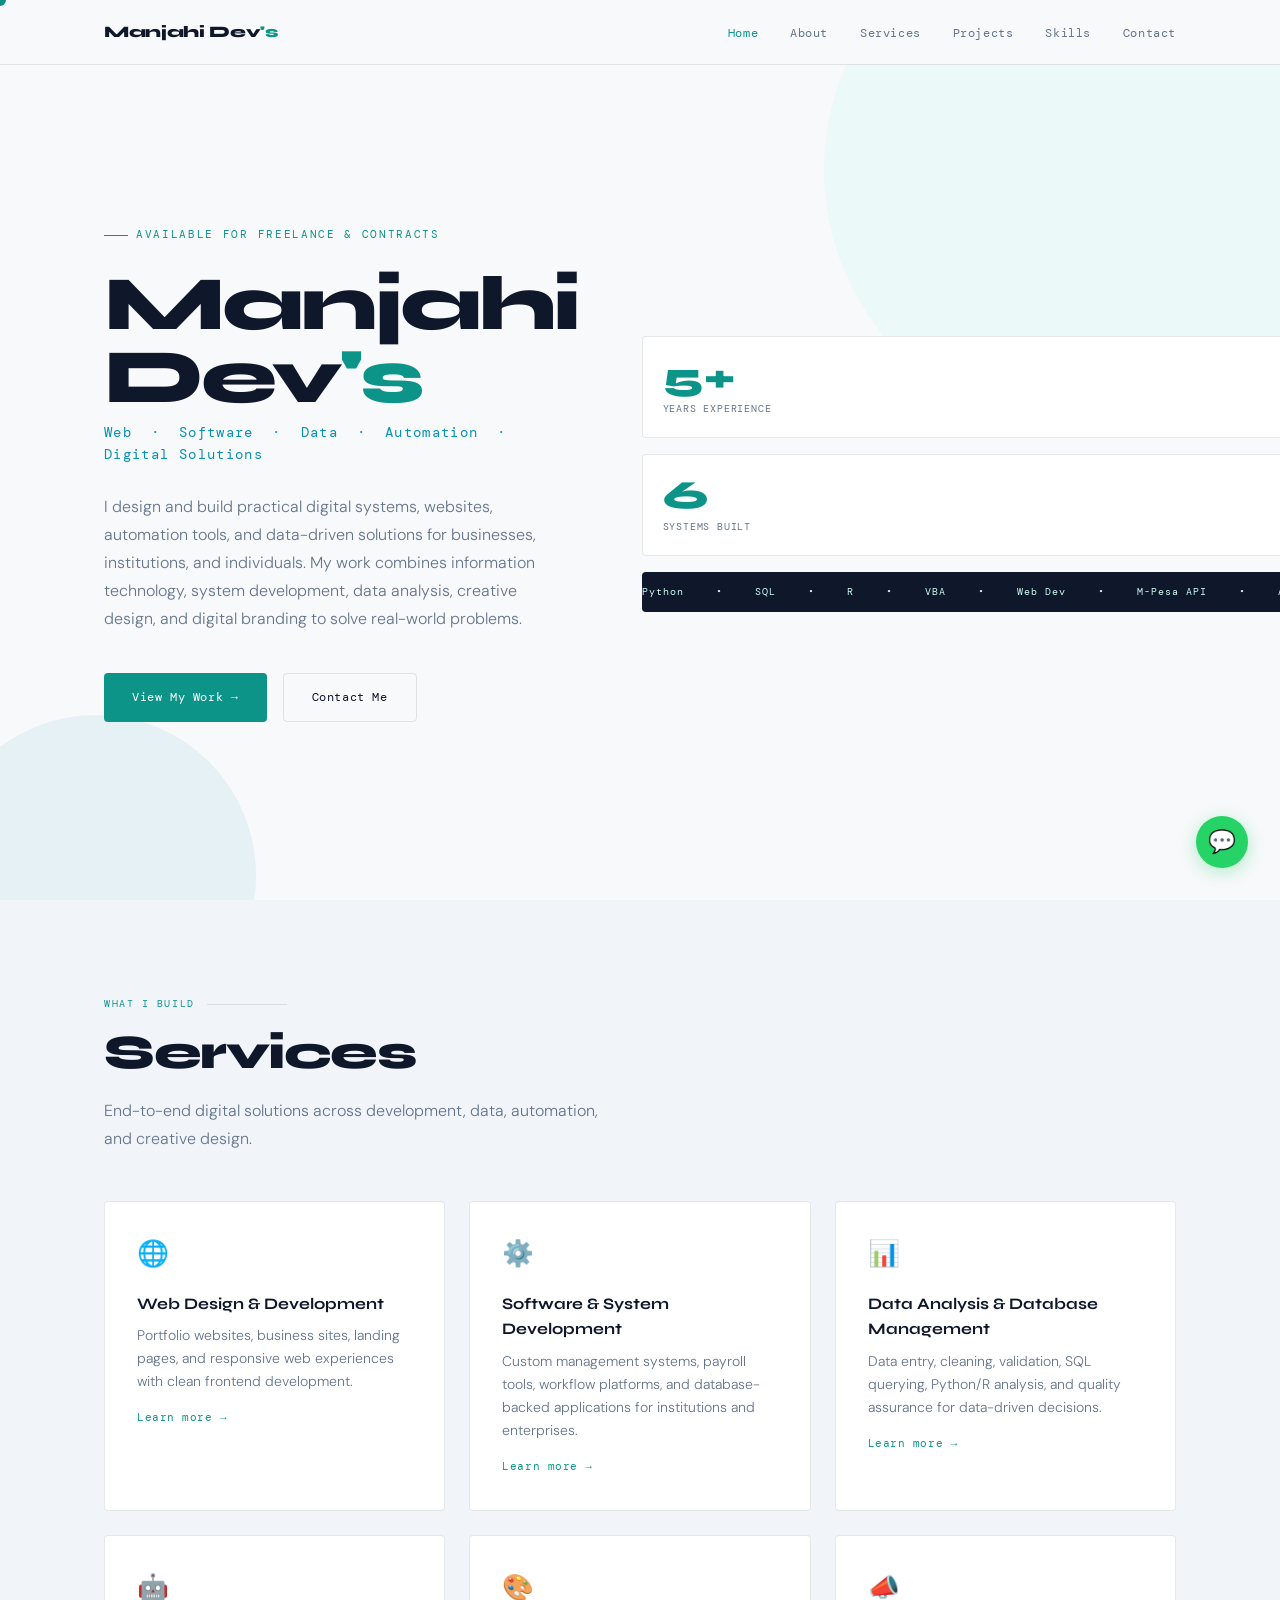
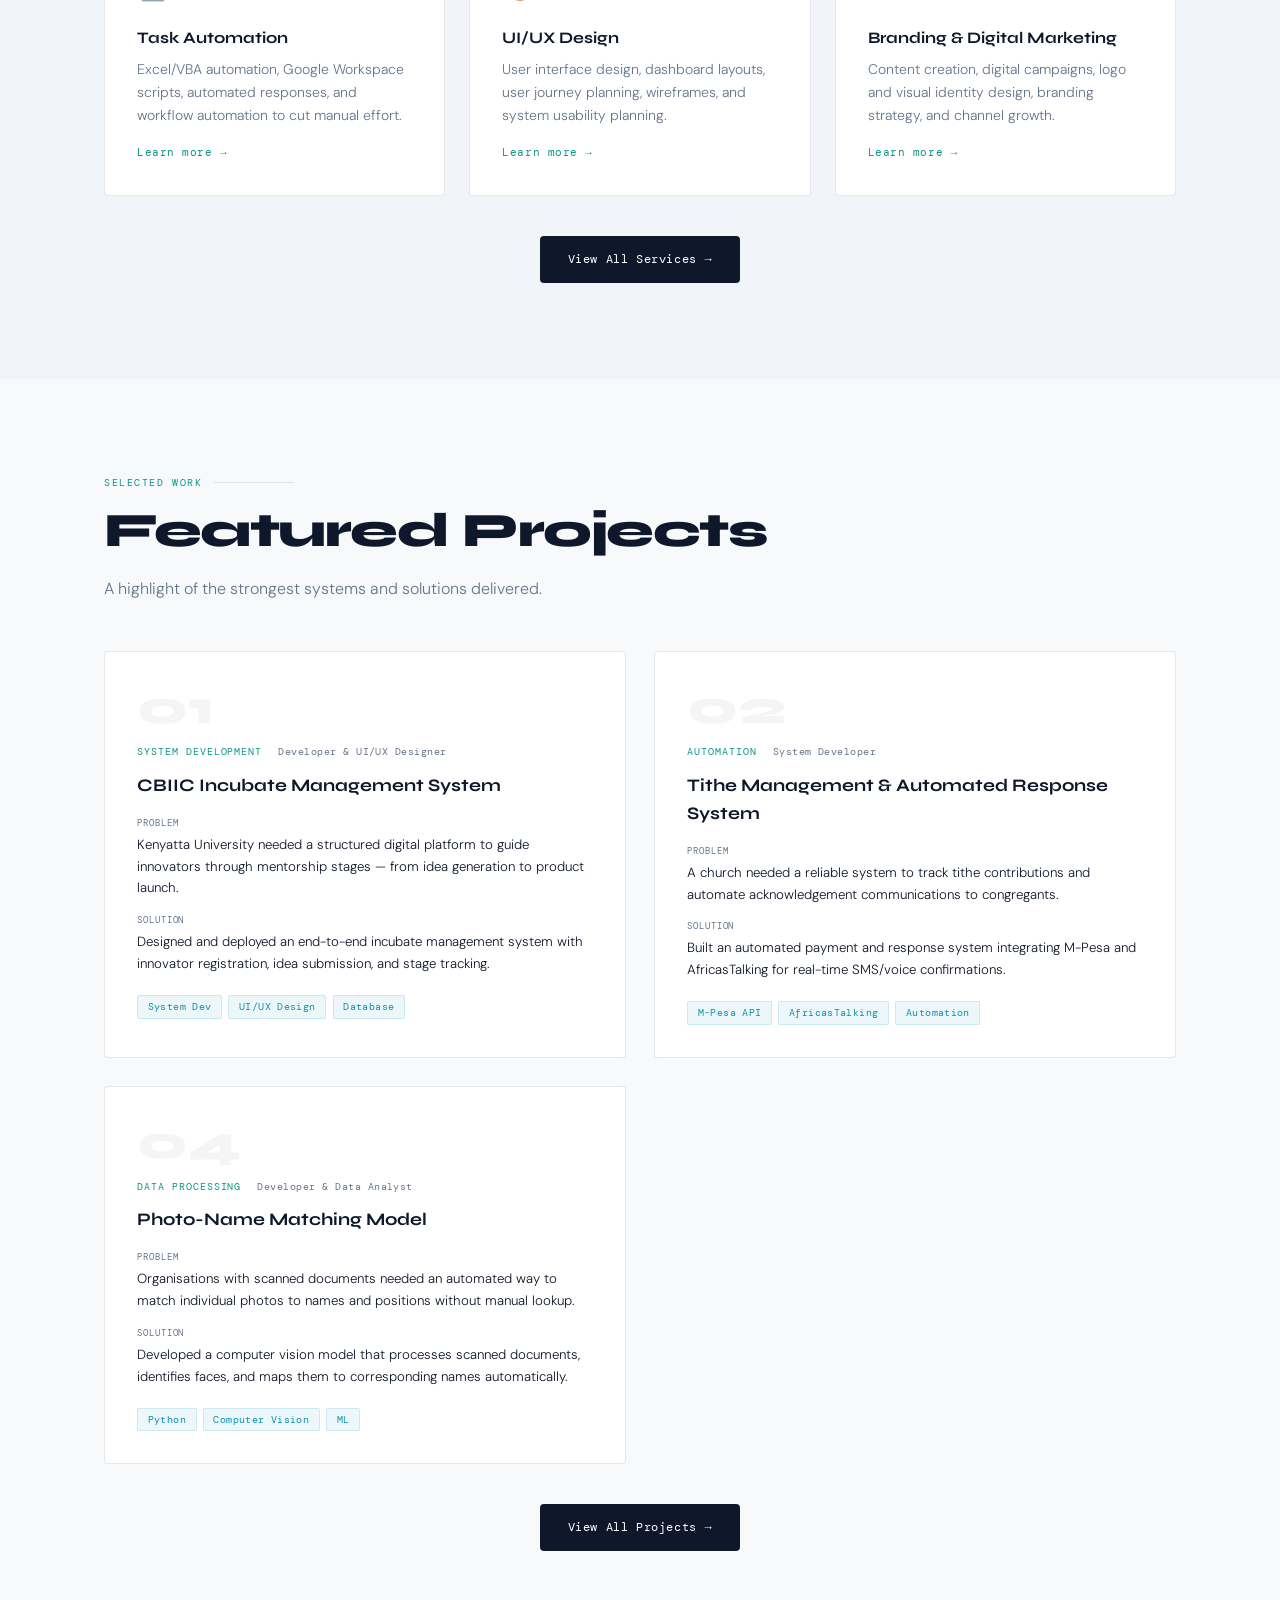
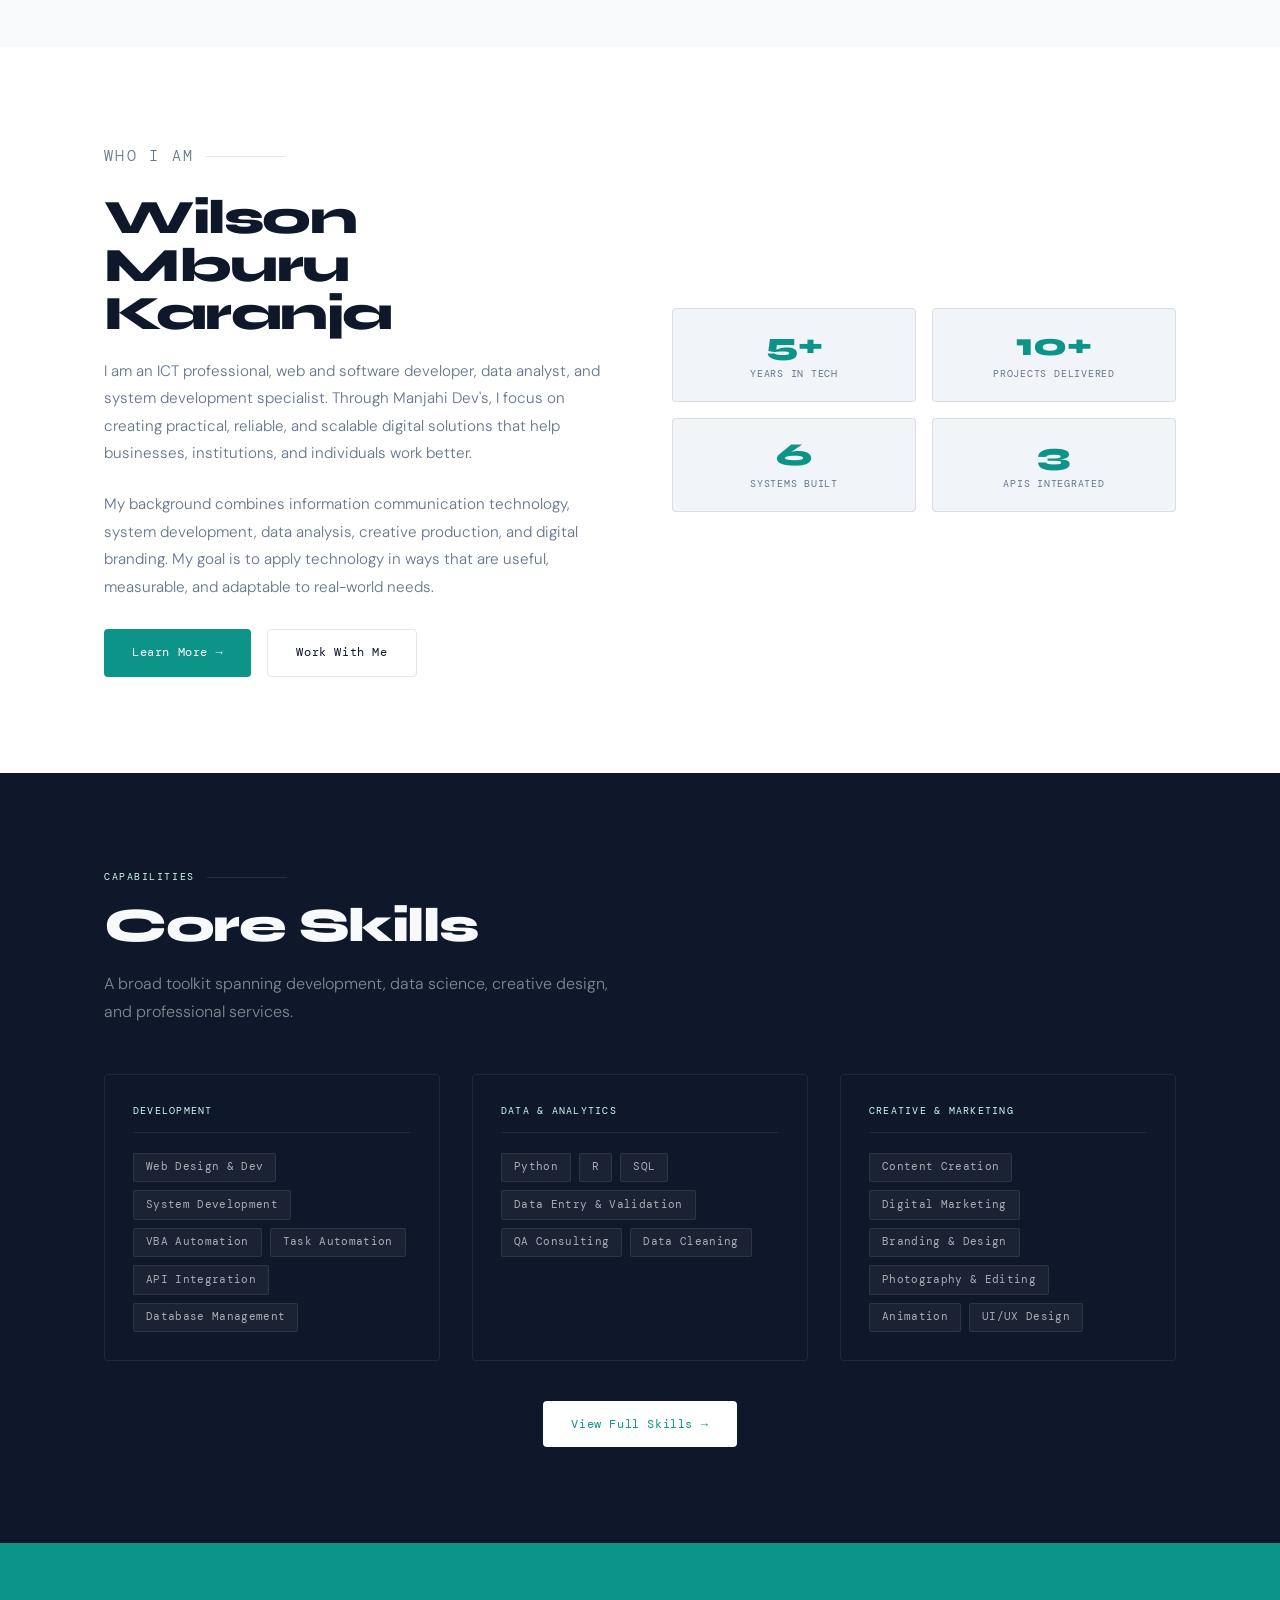
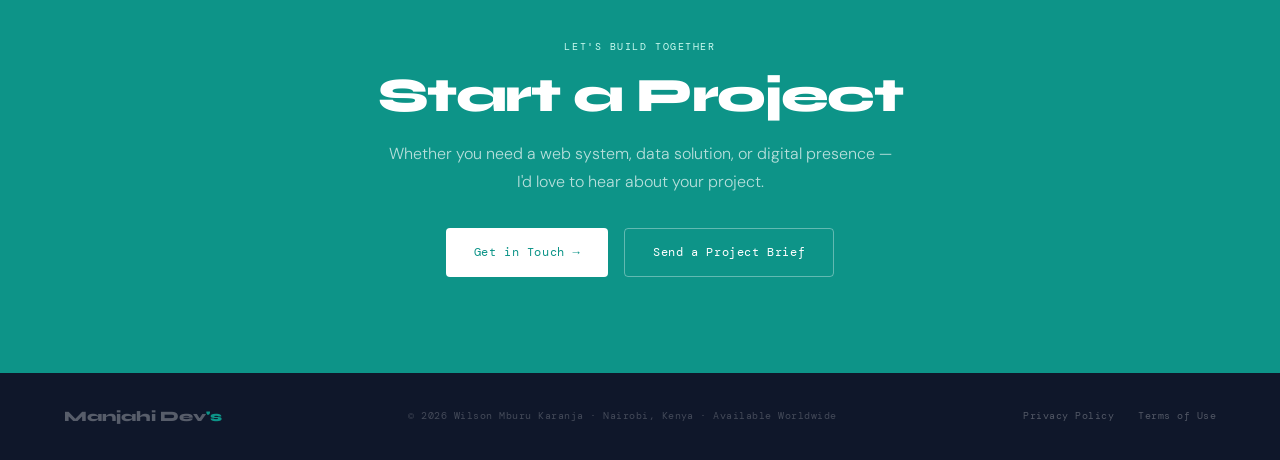
<file: index.html>
<!DOCTYPE html>
<html lang="en">
<head>
  <meta charset="UTF-8" />
  <meta name="viewport" content="width=device-width, initial-scale=1.0" />
  <title>Manjahi Dev's | Web, Software, Data &amp; Digital Solutions</title>
  <meta name="description" content="Manjahi Dev's is the portfolio of Wilson Mburu Karanja — ICT professional offering web development, software systems, data analysis, automation, and digital branding solutions in Nairobi, Kenya." />
  <meta property="og:title" content="Manjahi Dev's | Web, Software, Data & Digital Solutions" />
  <meta property="og:description" content="Practical digital systems, websites, automation tools, and data-driven solutions for businesses and institutions." />
  <meta property="og:type" content="website" />
  <link rel="preconnect" href="https://fonts.googleapis.com" />
  <link rel="preconnect" href="https://fonts.gstatic.com" crossorigin />
  <link href="https://fonts.googleapis.com/css2?family=Syne:wght@400;500;600;700;800&family=DM+Mono:ital,wght@0,300;0,400;1,300&family=DM+Sans:wght@300;400;500&display=swap" rel="stylesheet" />
  <link rel="stylesheet" href="styles.css" />
</head>
<body>
<div class="cursor" id="cursor"></div>

<!-- ─── Nav ─── -->
<nav id="nav">
  <div class="nav-inner">
    <a href="index.html" class="nav-logo">Manjahi Dev<span>'s</span></a>
    <ul class="nav-links">
      <li><a href="index.html" class="active">Home</a></li>
      <li><a href="about.html">About</a></li>
      <li><a href="services.html">Services</a></li>
      <li><a href="projects.html">Projects</a></li>
      <li><a href="skills.html">Skills</a></li>
      <li><a href="contact.html">Contact</a></li>
    </ul>
    <button class="nav-hamburger" id="hamburger" aria-label="Toggle menu" aria-expanded="false">
      <span></span><span></span><span></span>
    </button>
  </div>
  <div class="nav-mobile" id="mobileNav">
    <a href="index.html">Home</a>
    <a href="about.html">About</a>
    <a href="services.html">Services</a>
    <a href="projects.html">Projects</a>
    <a href="skills.html">Skills</a>
    <a href="contact.html">Contact</a>
  </div>
</nav>

<!-- ─── Hero ─── -->
<section class="hero">
  <div class="hero-grid">
    <div class="hero-text">
      <p class="hero-tag">Available for freelance &amp; contracts</p>
      <h1>Manjahi<br>Dev<span class="brand-apos">'s</span></h1>
      <p class="hero-tagline">Web &nbsp;·&nbsp; Software &nbsp;·&nbsp; Data &nbsp;·&nbsp; Automation &nbsp;·&nbsp; Digital Solutions</p>
      <p class="hero-desc">
        I design and build practical digital systems, websites, automation tools, and
        data-driven solutions for businesses, institutions, and individuals. My work
        combines information technology, system development, data analysis, creative
        design, and digital branding to solve real-world problems.
      </p>
      <div class="hero-btns">
        <a href="projects.html" class="btn btn-primary">View My Work →</a>
        <a href="contact.html" class="btn btn-outline">Contact Me</a>
      </div>
    </div>

    <div class="hero-visual">
      <div class="stat-cards">
        <div class="stat-card">
          <div class="num">5+</div>
          <div class="lbl">Years experience</div>
        </div>
        <div class="stat-card">
          <div class="num">10+</div>
          <div class="lbl">Projects shipped</div>
        </div>
        <div class="stat-card">
          <div class="num">6</div>
          <div class="lbl">Systems built</div>
        </div>
        <div class="stat-card">
          <div class="num">2.5k</div>
          <div class="lbl">Weekly views driven</div>
        </div>
      </div>
      <div class="tech-scroll">
        <div class="tech-track" id="techTrack">
          <span class="tech-item">Python</span><span class="tech-item">•</span>
          <span class="tech-item">SQL</span><span class="tech-item">•</span>
          <span class="tech-item">R</span><span class="tech-item">•</span>
          <span class="tech-item">VBA</span><span class="tech-item">•</span>
          <span class="tech-item">Web Dev</span><span class="tech-item">•</span>
          <span class="tech-item">M-Pesa API</span><span class="tech-item">•</span>
          <span class="tech-item">AfricasTalking</span><span class="tech-item">•</span>
          <span class="tech-item">Data Analysis</span><span class="tech-item">•</span>
          <span class="tech-item">UI/UX Design</span><span class="tech-item">•</span>
          <span class="tech-item">Digital Marketing</span><span class="tech-item">•</span>
          <!-- duplicate for seamless loop -->
          <span class="tech-item">Python</span><span class="tech-item">•</span>
          <span class="tech-item">SQL</span><span class="tech-item">•</span>
          <span class="tech-item">R</span><span class="tech-item">•</span>
          <span class="tech-item">VBA</span><span class="tech-item">•</span>
          <span class="tech-item">Web Dev</span><span class="tech-item">•</span>
          <span class="tech-item">M-Pesa API</span><span class="tech-item">•</span>
          <span class="tech-item">AfricasTalking</span><span class="tech-item">•</span>
          <span class="tech-item">Data Analysis</span><span class="tech-item">•</span>
          <span class="tech-item">UI/UX Design</span><span class="tech-item">•</span>
          <span class="tech-item">Digital Marketing</span><span class="tech-item">•</span>
        </div>
      </div>
    </div>
  </div>
</section>

<!-- ─── Services Preview ─── -->
<section class="services-preview">
  <div class="section-inner">
    <p class="section-label">What I build</p>
    <h2 class="section-title">Services</h2>
    <p class="section-sub">End-to-end digital solutions across development, data, automation, and creative design.</p>
    <div class="services-grid">
      <div class="service-card fade-up">
        <span class="service-icon">🌐</span>
        <h3>Web Design &amp; Development</h3>
        <p>Portfolio websites, business sites, landing pages, and responsive web experiences with clean frontend development.</p>
        <a href="services.html#web" class="card-link">Learn more →</a>
      </div>
      <div class="service-card fade-up">
        <span class="service-icon">⚙️</span>
        <h3>Software &amp; System Development</h3>
        <p>Custom management systems, payroll tools, workflow platforms, and database-backed applications for institutions and enterprises.</p>
        <a href="services.html#systems" class="card-link">Learn more →</a>
      </div>
      <div class="service-card fade-up">
        <span class="service-icon">📊</span>
        <h3>Data Analysis &amp; Database Management</h3>
        <p>Data entry, cleaning, validation, SQL querying, Python/R analysis, and quality assurance for data-driven decisions.</p>
        <a href="services.html#data" class="card-link">Learn more →</a>
      </div>
      <div class="service-card fade-up">
        <span class="service-icon">🤖</span>
        <h3>Task Automation</h3>
        <p>Excel/VBA automation, Google Workspace scripts, automated responses, and workflow automation to cut manual effort.</p>
        <a href="services.html#automation" class="card-link">Learn more →</a>
      </div>
      <div class="service-card fade-up">
        <span class="service-icon">🎨</span>
        <h3>UI/UX Design</h3>
        <p>User interface design, dashboard layouts, user journey planning, wireframes, and system usability planning.</p>
        <a href="services.html#uiux" class="card-link">Learn more →</a>
      </div>
      <div class="service-card fade-up">
        <span class="service-icon">📣</span>
        <h3>Branding &amp; Digital Marketing</h3>
        <p>Content creation, digital campaigns, logo and visual identity design, branding strategy, and channel growth.</p>
        <a href="services.html#branding" class="card-link">Learn more →</a>
      </div>
    </div>
    <div style="margin-top:2.5rem;text-align:center;">
      <a href="services.html" class="btn btn-dark">View All Services →</a>
    </div>
  </div>
</section>

<!-- ─── Featured Projects ─── -->
<section style="background:var(--bg);">
  <div class="section-inner">
    <p class="section-label">Selected work</p>
    <h2 class="section-title">Featured Projects</h2>
    <p class="section-sub">A highlight of the strongest systems and solutions delivered.</p>
    <div class="projects-grid">
      <div class="project-card fade-up">
        <div class="project-num">01</div>
        <div class="project-meta">
          <span class="project-category">System Development</span>
          <span class="project-role">Developer &amp; UI/UX Designer</span>
        </div>
        <p class="project-title">CBIIC Incubate Management System</p>
        <div class="project-detail">
          <p class="project-detail-label">Problem</p>
          <p class="project-detail-text">Kenyatta University needed a structured digital platform to guide innovators through mentorship stages — from idea generation to product launch.</p>
        </div>
        <div class="project-detail">
          <p class="project-detail-label">Solution</p>
          <p class="project-detail-text">Designed and deployed an end-to-end incubate management system with innovator registration, idea submission, and stage tracking.</p>
        </div>
        <div class="project-tags">
          <span class="project-tag">System Dev</span>
          <span class="project-tag">UI/UX Design</span>
          <span class="project-tag">Database</span>
        </div>
      </div>
      <div class="project-card fade-up">
        <div class="project-num">02</div>
        <div class="project-meta">
          <span class="project-category">Automation</span>
          <span class="project-role">System Developer</span>
        </div>
        <p class="project-title">Tithe Management &amp; Automated Response System</p>
        <div class="project-detail">
          <p class="project-detail-label">Problem</p>
          <p class="project-detail-text">A church needed a reliable system to track tithe contributions and automate acknowledgement communications to congregants.</p>
        </div>
        <div class="project-detail">
          <p class="project-detail-label">Solution</p>
          <p class="project-detail-text">Built an automated payment and response system integrating M-Pesa and AfricasTalking for real-time SMS/voice confirmations.</p>
        </div>
        <div class="project-tags">
          <span class="project-tag">M-Pesa API</span>
          <span class="project-tag">AfricasTalking</span>
          <span class="project-tag">Automation</span>
        </div>
      </div>
      <div class="project-card fade-up">
        <div class="project-num">04</div>
        <div class="project-meta">
          <span class="project-category">Data Processing</span>
          <span class="project-role">Developer &amp; Data Analyst</span>
        </div>
        <p class="project-title">Photo-Name Matching Model</p>
        <div class="project-detail">
          <p class="project-detail-label">Problem</p>
          <p class="project-detail-text">Organisations with scanned documents needed an automated way to match individual photos to names and positions without manual lookup.</p>
        </div>
        <div class="project-detail">
          <p class="project-detail-label">Solution</p>
          <p class="project-detail-text">Developed a computer vision model that processes scanned documents, identifies faces, and maps them to corresponding names automatically.</p>
        </div>
        <div class="project-tags">
          <span class="project-tag">Python</span>
          <span class="project-tag">Computer Vision</span>
          <span class="project-tag">ML</span>
        </div>
      </div>
    </div>
    <div style="margin-top:2.5rem;text-align:center;">
      <a href="projects.html" class="btn btn-dark">View All Projects →</a>
    </div>
  </div>
</section>

<!-- ─── About Preview ─── -->
<section class="about-preview">
  <div class="section-inner">
    <div class="about-preview-grid">
      <div class="about-preview-text fade-up">
        <p class="section-label">Who I am</p>
        <h2 class="section-title">Wilson Mburu Karanja</h2>
        <p>I am an ICT professional, web and software developer, data analyst, and system development specialist. Through Manjahi Dev's, I focus on creating practical, reliable, and scalable digital solutions that help businesses, institutions, and individuals work better.</p>
        <p>My background combines information communication technology, system development, data analysis, creative production, and digital branding. My goal is to apply technology in ways that are useful, measurable, and adaptable to real-world needs.</p>
        <div style="margin-top:1.75rem;display:flex;gap:1rem;flex-wrap:wrap;">
          <a href="about.html" class="btn btn-primary">Learn More →</a>
          <a href="contact.html" class="btn btn-outline">Work With Me</a>
        </div>
      </div>
      <div class="about-stats fade-up">
        <div class="about-stat">
          <div class="num">5+</div>
          <div class="lbl">Years in Tech</div>
        </div>
        <div class="about-stat">
          <div class="num">10+</div>
          <div class="lbl">Projects Delivered</div>
        </div>
        <div class="about-stat">
          <div class="num">6</div>
          <div class="lbl">Systems Built</div>
        </div>
        <div class="about-stat">
          <div class="num">3</div>
          <div class="lbl">APIs Integrated</div>
        </div>
      </div>
    </div>
  </div>
</section>

<!-- ─── Skills Snapshot ─── -->
<section class="skills-dark">
  <div class="section-inner">
    <p class="section-label">Capabilities</p>
    <h2 class="section-title">Core Skills</h2>
    <p class="section-sub">A broad toolkit spanning development, data science, creative design, and professional services.</p>
    <div class="skills-layout">
      <div class="skill-group fade-up">
        <p class="skill-group-title">Development</p>
        <div class="skill-tags">
          <span class="skill-tag">Web Design &amp; Dev</span>
          <span class="skill-tag">System Development</span>
          <span class="skill-tag">VBA Automation</span>
          <span class="skill-tag">Task Automation</span>
          <span class="skill-tag">API Integration</span>
          <span class="skill-tag">Database Management</span>
        </div>
      </div>
      <div class="skill-group fade-up">
        <p class="skill-group-title">Data &amp; Analytics</p>
        <div class="skill-tags">
          <span class="skill-tag">Python</span>
          <span class="skill-tag">R</span>
          <span class="skill-tag">SQL</span>
          <span class="skill-tag">Data Entry &amp; Validation</span>
          <span class="skill-tag">QA Consulting</span>
          <span class="skill-tag">Data Cleaning</span>
        </div>
      </div>
      <div class="skill-group fade-up">
        <p class="skill-group-title">Creative &amp; Marketing</p>
        <div class="skill-tags">
          <span class="skill-tag">Content Creation</span>
          <span class="skill-tag">Digital Marketing</span>
          <span class="skill-tag">Branding &amp; Design</span>
          <span class="skill-tag">Photography &amp; Editing</span>
          <span class="skill-tag">Animation</span>
          <span class="skill-tag">UI/UX Design</span>
        </div>
      </div>
    </div>
    <div style="margin-top:2.5rem;text-align:center;">
      <a href="skills.html" class="btn btn-white">View Full Skills →</a>
    </div>
  </div>
</section>

<!-- ─── Contact CTA ─── -->
<section class="contact-cta">
  <div class="section-inner">
    <p class="section-label">Let's build together</p>
    <h2 class="section-title">Start a Project</h2>
    <p class="section-sub">Whether you need a web system, data solution, or digital presence — I'd love to hear about your project.</p>
    <div style="display:flex;justify-content:center;gap:1rem;flex-wrap:wrap;">
      <a href="contact.html" class="btn btn-white">Get in Touch →</a>
      <a href="contact.html" class="btn" style="background:transparent;color:#fff;border:1px solid rgba(255,255,255,.35);">Send a Project Brief</a>
    </div>
  </div>
</section>

<!-- ─── Footer ─── -->
<footer>
  <span class="footer-logo">Manjahi Dev<span>'s</span></span>
  <span class="footer-copy">© 2026 Wilson Mburu Karanja · Nairobi, Kenya · Available Worldwide</span>
  <div class="footer-links">
    <a href="privacy-policy.html">Privacy Policy</a>
    <a href="terms.html">Terms of Use</a>
  </div>
</footer>

<!-- WhatsApp float -->
<a href="https://wa.me/254711952022" class="whatsapp-float" target="_blank" rel="noopener" aria-label="Chat on WhatsApp" title="Chat on WhatsApp">💬</a>

<script src="script.js"></script>
</body>
</html>
</file>
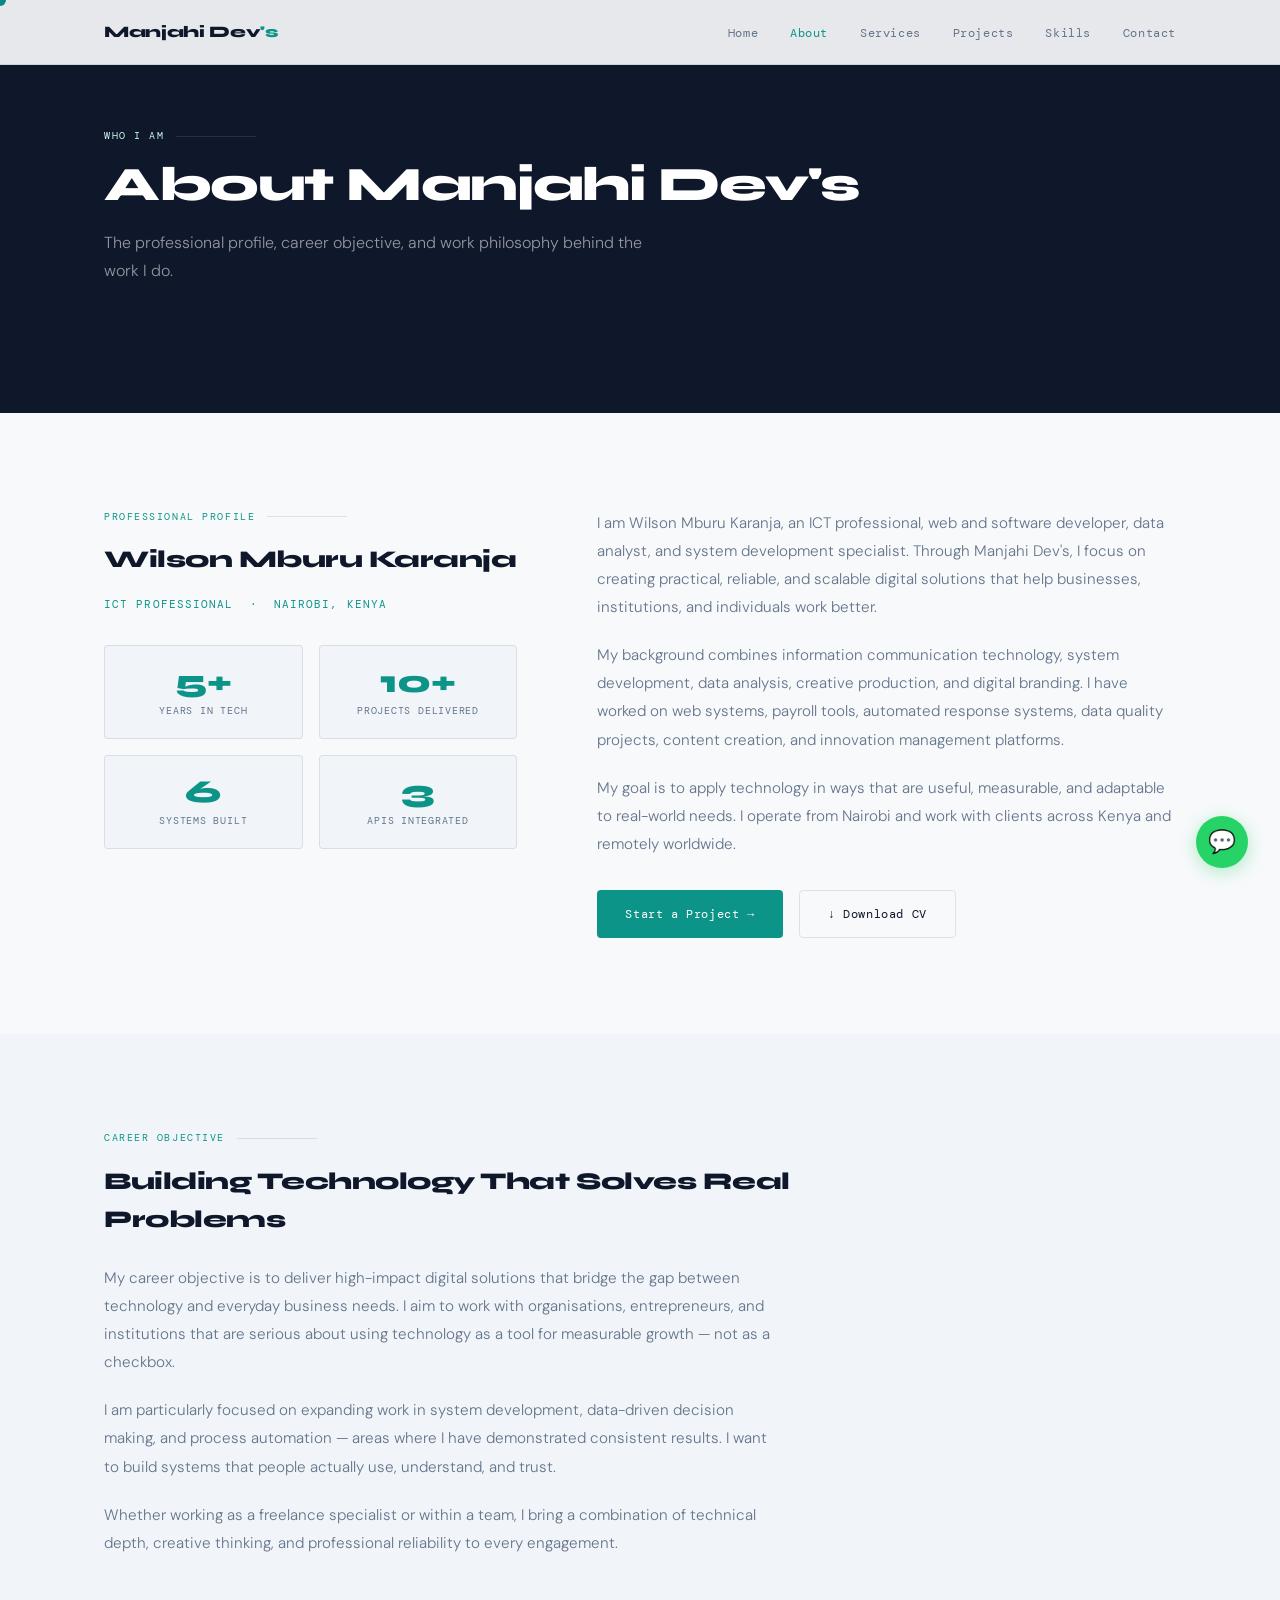
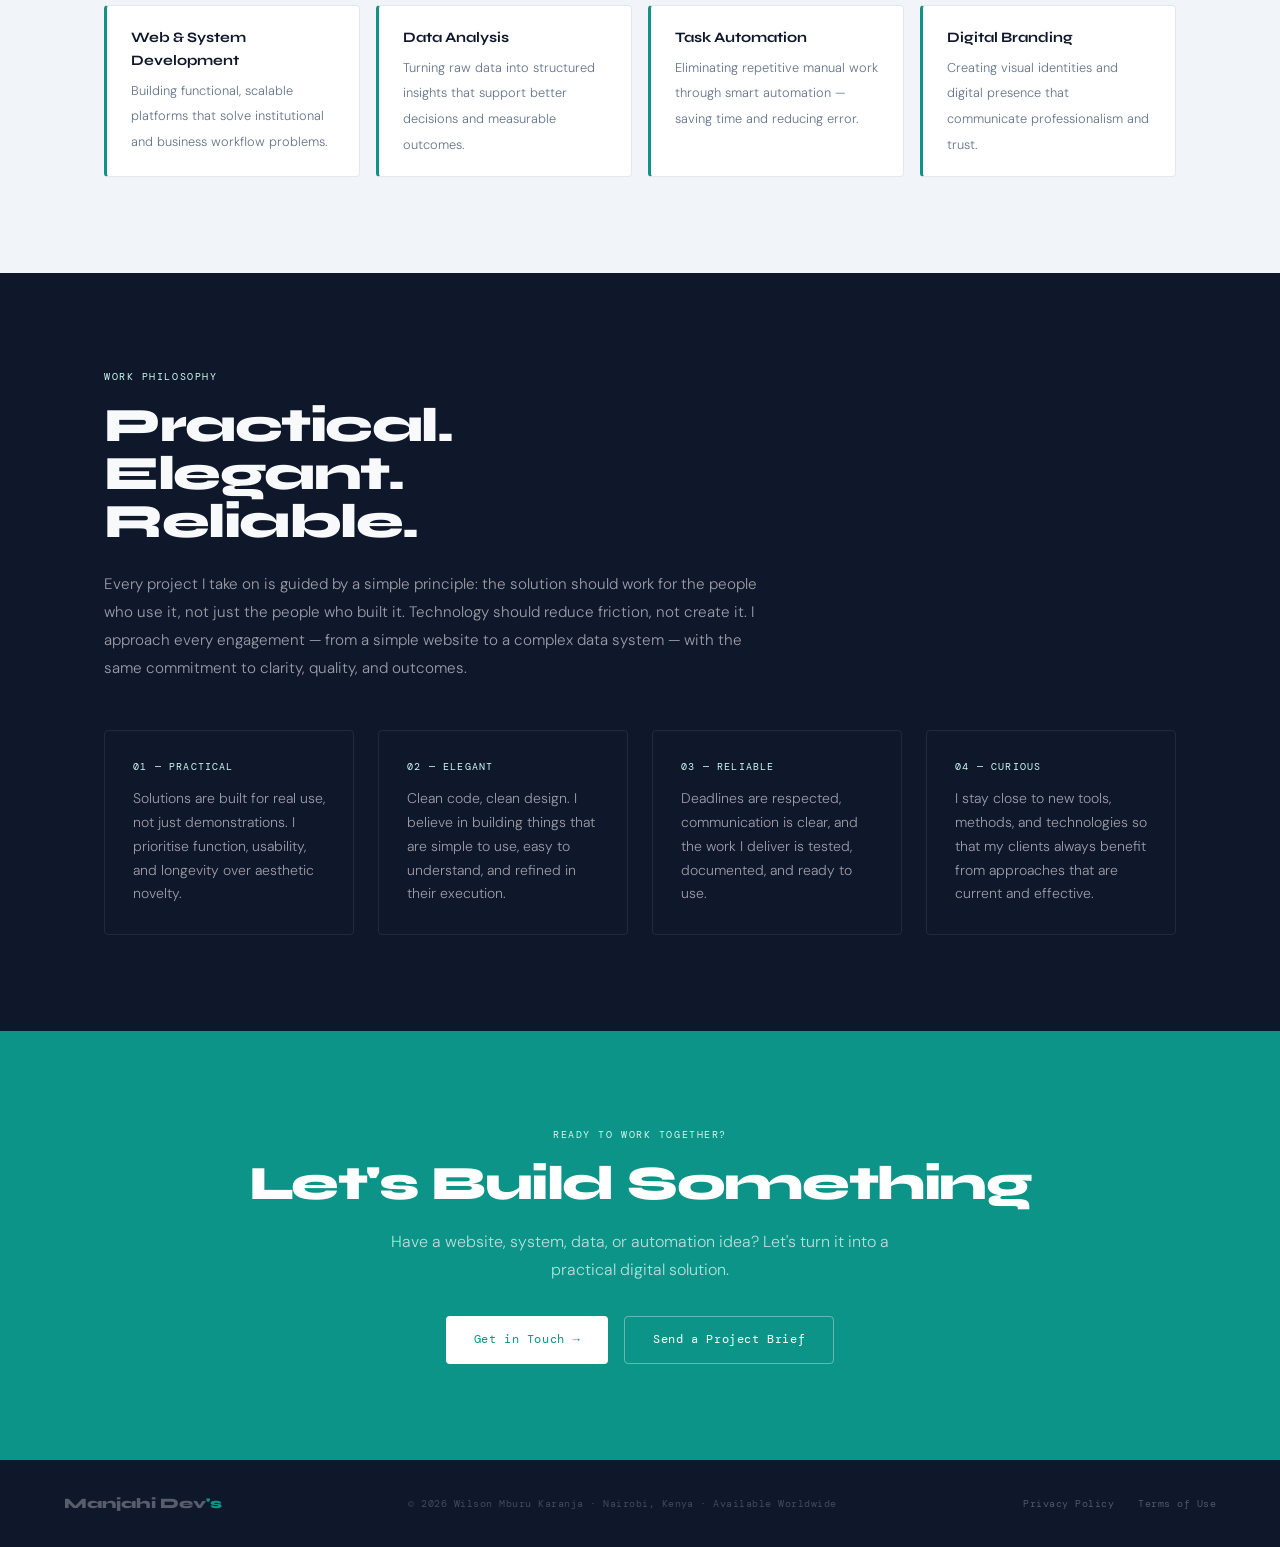
<file: about.html>
<!DOCTYPE html>
<html lang="en">
<head>
  <meta charset="UTF-8" />
  <meta name="viewport" content="width=device-width, initial-scale=1.0" />
  <title>About — Manjahi Dev's</title>
  <meta name="description" content="Learn about Wilson Mburu Karanja — ICT professional, web and software developer, data analyst, and system development specialist behind Manjahi Dev's." />
  <meta property="og:title" content="About — Manjahi Dev's" />
  <meta property="og:description" content="Professional profile, career objective, and work philosophy of Wilson Mburu Karanja." />
  <meta property="og:type" content="website" />
  <link rel="preconnect" href="https://fonts.googleapis.com" />
  <link rel="preconnect" href="https://fonts.gstatic.com" crossorigin />
  <link href="https://fonts.googleapis.com/css2?family=Syne:wght@400;500;600;700;800&family=DM+Mono:ital,wght@0,300;0,400;1,300&family=DM+Sans:wght@300;400;500&display=swap" rel="stylesheet" />
  <link rel="stylesheet" href="styles.css" />
</head>
<body>
<div class="cursor" id="cursor"></div>

<!-- ─── Nav ─── -->
<nav id="nav">
  <div class="nav-inner">
    <a href="index.html" class="nav-logo">Manjahi Dev<span>'s</span></a>
    <ul class="nav-links">
      <li><a href="index.html">Home</a></li>
      <li><a href="about.html" class="active">About</a></li>
      <li><a href="services.html">Services</a></li>
      <li><a href="projects.html">Projects</a></li>
      <li><a href="skills.html">Skills</a></li>
      <li><a href="contact.html">Contact</a></li>
    </ul>
    <button class="nav-hamburger" id="hamburger" aria-label="Toggle menu" aria-expanded="false">
      <span></span><span></span><span></span>
    </button>
  </div>
  <div class="nav-mobile" id="mobileNav">
    <a href="index.html">Home</a>
    <a href="about.html">About</a>
    <a href="services.html">Services</a>
    <a href="projects.html">Projects</a>
    <a href="skills.html">Skills</a>
    <a href="contact.html">Contact</a>
  </div>
</nav>

<!-- ─── Page Hero ─── -->
<section class="page-hero">
  <div class="section-inner">
    <p class="section-label">Who I am</p>
    <h1 class="section-title">About Manjahi Dev's</h1>
    <p class="section-sub">The professional profile, career objective, and work philosophy behind the work I do.</p>
  </div>
</section>

<!-- ─── Professional Profile ─── -->
<section style="background:var(--bg);padding:6rem 0;">
  <div class="section-inner">
    <div style="display:grid;grid-template-columns:1fr 1.4fr;gap:5rem;align-items:start;" class="about-two-col">
      <div class="fade-up">
        <p class="section-label">Professional Profile</p>
        <h2 class="about-block-title">Wilson Mburu Karanja</h2>
        <p style="font-family:var(--mono);font-size:.68rem;color:var(--teal);letter-spacing:.1em;text-transform:uppercase;margin-bottom:1.25rem;">
          ICT Professional &nbsp;·&nbsp; Nairobi, Kenya
        </p>
        <div class="about-stats" style="margin-top:2rem;">
          <div class="about-stat">
            <div class="num">5+</div>
            <div class="lbl">Years in Tech</div>
          </div>
          <div class="about-stat">
            <div class="num">10+</div>
            <div class="lbl">Projects Delivered</div>
          </div>
          <div class="about-stat">
            <div class="num">6</div>
            <div class="lbl">Systems Built</div>
          </div>
          <div class="about-stat">
            <div class="num">3</div>
            <div class="lbl">APIs Integrated</div>
          </div>
        </div>
      </div>
      <div class="fade-up">
        <p class="about-body" style="margin-bottom:1.25rem;">
          I am Wilson Mburu Karanja, an ICT professional, web and software developer, data analyst, and system development specialist. Through Manjahi Dev's, I focus on creating practical, reliable, and scalable digital solutions that help businesses, institutions, and individuals work better.
        </p>
        <p class="about-body" style="margin-bottom:1.25rem;">
          My background combines information communication technology, system development, data analysis, creative production, and digital branding. I have worked on web systems, payroll tools, automated response systems, data quality projects, content creation, and innovation management platforms.
        </p>
        <p class="about-body">
          My goal is to apply technology in ways that are useful, measurable, and adaptable to real-world needs. I operate from Nairobi and work with clients across Kenya and remotely worldwide.
        </p>
        <div style="margin-top:2rem;display:flex;gap:1rem;flex-wrap:wrap;">
          <a href="contact.html" class="btn btn-primary">Start a Project →</a>
          <a href="Wilson_Karanja_CV.pdf" class="btn btn-outline" download>↓ Download CV</a>
        </div>
      </div>
    </div>
  </div>
</section>

<!-- ─── Career Objective ─── -->
<section style="background:var(--bg-alt);padding:6rem 0;">
  <div class="section-inner">
    <p class="section-label">Career Objective</p>
    <h2 class="about-block-title" style="max-width:700px;margin-bottom:1.5rem;">
      Building Technology That Solves Real Problems
    </h2>
    <p class="about-body" style="margin-bottom:1.25rem;">
      My career objective is to deliver high-impact digital solutions that bridge the gap between technology and everyday business needs. I aim to work with organisations, entrepreneurs, and institutions that are serious about using technology as a tool for measurable growth — not as a checkbox.
    </p>
    <p class="about-body" style="margin-bottom:1.25rem;">
      I am particularly focused on expanding work in system development, data-driven decision making, and process automation — areas where I have demonstrated consistent results. I want to build systems that people actually use, understand, and trust.
    </p>
    <p class="about-body">
      Whether working as a freelance specialist or within a team, I bring a combination of technical depth, creative thinking, and professional reliability to every engagement.
    </p>

    <div class="values-grid" style="margin-top:3rem;">
      <div class="value-card fade-up">
        <strong>Web &amp; System Development</strong>
        <span>Building functional, scalable platforms that solve institutional and business workflow problems.</span>
      </div>
      <div class="value-card fade-up">
        <strong>Data Analysis</strong>
        <span>Turning raw data into structured insights that support better decisions and measurable outcomes.</span>
      </div>
      <div class="value-card fade-up">
        <strong>Task Automation</strong>
        <span>Eliminating repetitive manual work through smart automation — saving time and reducing error.</span>
      </div>
      <div class="value-card fade-up">
        <strong>Digital Branding</strong>
        <span>Creating visual identities and digital presence that communicate professionalism and trust.</span>
      </div>
    </div>
  </div>
</section>

<!-- ─── Work Philosophy ─── -->
<section style="background:var(--dark);padding:6rem 0;color:#f8f9fb;">
  <div class="section-inner">
    <p class="section-label" style="color:var(--teal-light);">Work Philosophy</p>
    <h2 class="section-title" style="color:#f8f9fb;max-width:600px;margin-bottom:1.5rem;">
      Practical. Elegant. Reliable.
    </h2>
    <p style="font-size:.95rem;color:rgba(248,249,251,.6);line-height:1.85;font-weight:300;max-width:660px;margin-bottom:3rem;">
      Every project I take on is guided by a simple principle: the solution should work for the people who use it, not just the people who built it. Technology should reduce friction, not create it. I approach every engagement — from a simple website to a complex data system — with the same commitment to clarity, quality, and outcomes.
    </p>
    <div style="display:grid;grid-template-columns:repeat(auto-fit,minmax(220px,1fr));gap:1.5rem;">
      <div class="fade-up" style="border:1px solid rgba(255,255,255,.08);border-radius:4px;padding:1.75rem;">
        <p style="font-family:var(--mono);font-size:.62rem;color:var(--teal-light);letter-spacing:.12em;text-transform:uppercase;margin-bottom:.75rem;">01 — Practical</p>
        <p style="font-size:.875rem;color:rgba(248,249,251,.6);line-height:1.7;font-weight:300;">Solutions are built for real use, not just demonstrations. I prioritise function, usability, and longevity over aesthetic novelty.</p>
      </div>
      <div class="fade-up" style="border:1px solid rgba(255,255,255,.08);border-radius:4px;padding:1.75rem;">
        <p style="font-family:var(--mono);font-size:.62rem;color:var(--teal-light);letter-spacing:.12em;text-transform:uppercase;margin-bottom:.75rem;">02 — Elegant</p>
        <p style="font-size:.875rem;color:rgba(248,249,251,.6);line-height:1.7;font-weight:300;">Clean code, clean design. I believe in building things that are simple to use, easy to understand, and refined in their execution.</p>
      </div>
      <div class="fade-up" style="border:1px solid rgba(255,255,255,.08);border-radius:4px;padding:1.75rem;">
        <p style="font-family:var(--mono);font-size:.62rem;color:var(--teal-light);letter-spacing:.12em;text-transform:uppercase;margin-bottom:.75rem;">03 — Reliable</p>
        <p style="font-size:.875rem;color:rgba(248,249,251,.6);line-height:1.7;font-weight:300;">Deadlines are respected, communication is clear, and the work I deliver is tested, documented, and ready to use.</p>
      </div>
      <div class="fade-up" style="border:1px solid rgba(255,255,255,.08);border-radius:4px;padding:1.75rem;">
        <p style="font-family:var(--mono);font-size:.62rem;color:var(--teal-light);letter-spacing:.12em;text-transform:uppercase;margin-bottom:.75rem;">04 — Curious</p>
        <p style="font-size:.875rem;color:rgba(248,249,251,.6);line-height:1.7;font-weight:300;">I stay close to new tools, methods, and technologies so that my clients always benefit from approaches that are current and effective.</p>
      </div>
    </div>
  </div>
</section>

<!-- ─── CTA ─── -->
<section class="contact-cta">
  <div class="section-inner">
    <p class="section-label">Ready to work together?</p>
    <h2 class="section-title">Let's Build Something</h2>
    <p class="section-sub">Have a website, system, data, or automation idea? Let's turn it into a practical digital solution.</p>
    <div style="display:flex;justify-content:center;gap:1rem;flex-wrap:wrap;">
      <a href="contact.html" class="btn btn-white">Get in Touch →</a>
      <a href="contact.html" class="btn" style="background:transparent;color:#fff;border:1px solid rgba(255,255,255,.35);">Send a Project Brief</a>
    </div>
  </div>
</section>

<!-- ─── Footer ─── -->
<footer>
  <span class="footer-logo">Manjahi Dev<span>'s</span></span>
  <span class="footer-copy">© 2026 Wilson Mburu Karanja · Nairobi, Kenya · Available Worldwide</span>
  <div class="footer-links">
    <a href="privacy-policy.html">Privacy Policy</a>
    <a href="terms.html">Terms of Use</a>
  </div>
</footer>

<a href="https://wa.me/254711952022" class="whatsapp-float" target="_blank" rel="noopener" aria-label="Chat on WhatsApp" title="Chat on WhatsApp">💬</a>

<script src="script.js"></script>
<style>
  @media (max-width:768px){.about-two-col{grid-template-columns:1fr !important;gap:2rem !important;}}
</style>
</body>
</html>
</file>
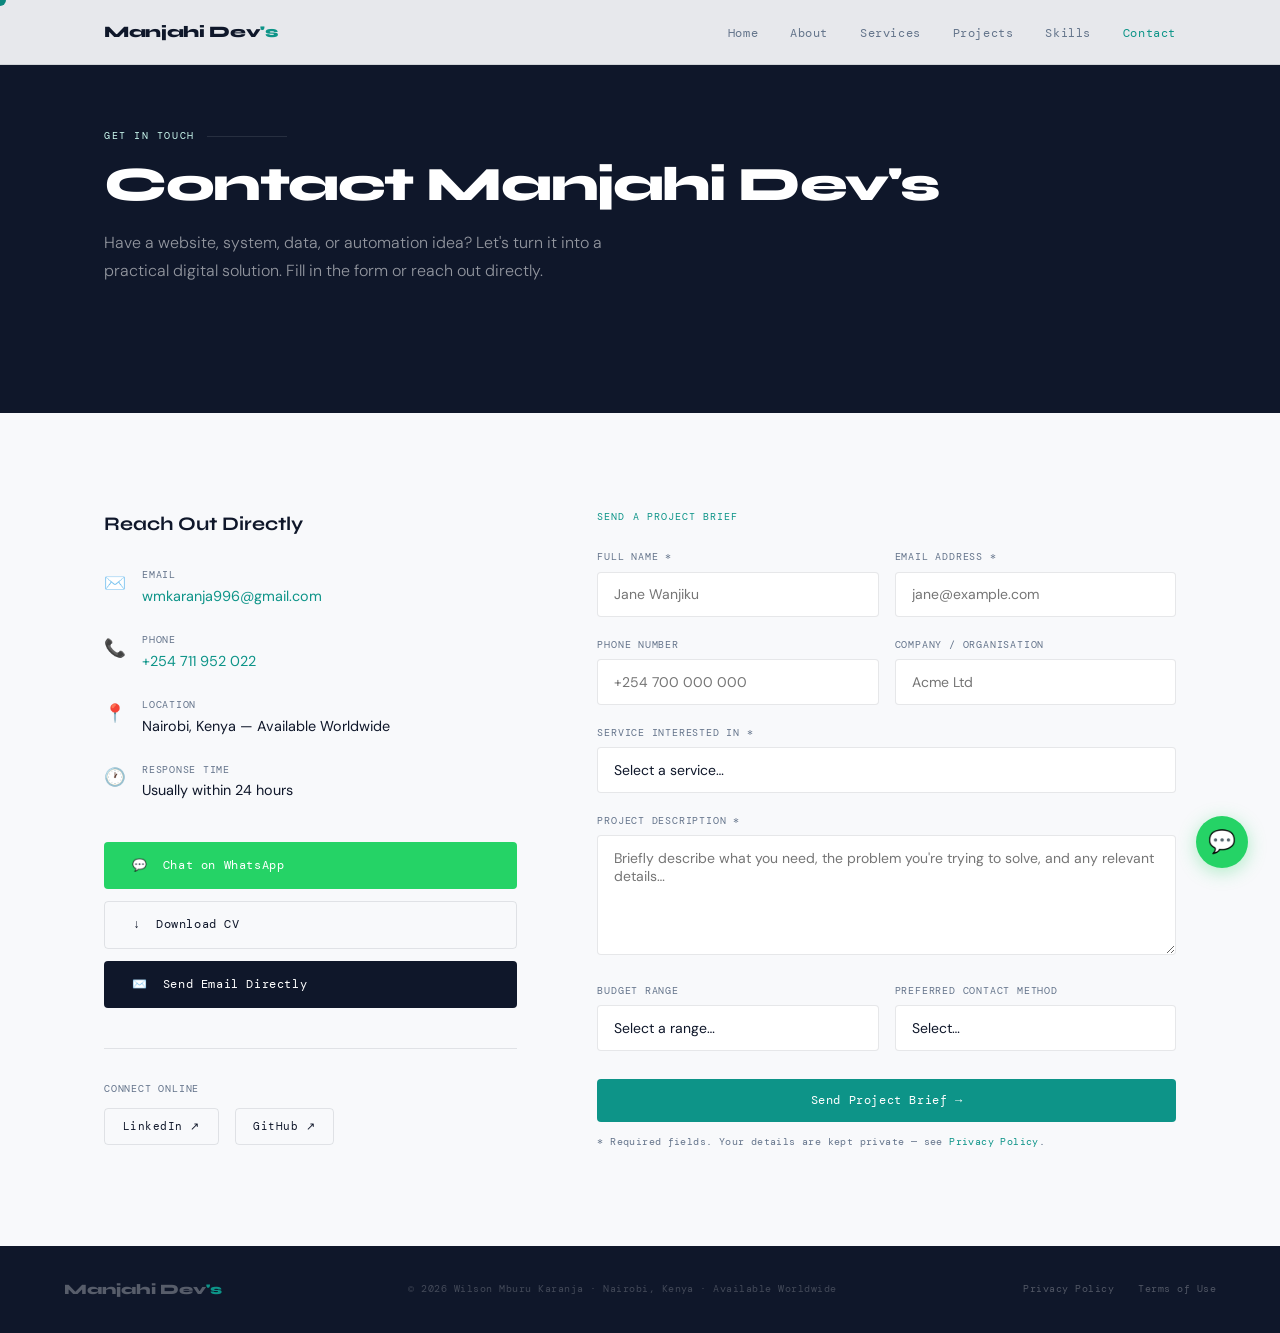
<file: contact.html>
<!DOCTYPE html>
<html lang="en">
<head>
  <meta charset="UTF-8" />
  <meta name="viewport" content="width=device-width, initial-scale=1.0" />
  <title>Contact — Manjahi Dev's</title>
  <meta name="description" content="Get in touch with Wilson Mburu Karanja — Manjahi Dev's. Reach out about web development, system development, data analysis, automation, or any digital project." />
  <meta property="og:title" content="Contact — Manjahi Dev's" />
  <meta property="og:description" content="Start a project, ask a question, or send a brief. Available for freelance work and contracts in Kenya and remotely." />
  <meta property="og:type" content="website" />
  <link rel="preconnect" href="https://fonts.googleapis.com" />
  <link rel="preconnect" href="https://fonts.gstatic.com" crossorigin />
  <link href="https://fonts.googleapis.com/css2?family=Syne:wght@400;500;600;700;800&family=DM+Mono:ital,wght@0,300;0,400;1,300&family=DM+Sans:wght@300;400;500&display=swap" rel="stylesheet" />
  <link rel="stylesheet" href="styles.css" />
</head>
<body>
<div class="cursor" id="cursor"></div>

<!-- ─── Nav ─── -->
<nav id="nav">
  <div class="nav-inner">
    <a href="index.html" class="nav-logo">Manjahi Dev<span>'s</span></a>
    <ul class="nav-links">
      <li><a href="index.html">Home</a></li>
      <li><a href="about.html">About</a></li>
      <li><a href="services.html">Services</a></li>
      <li><a href="projects.html">Projects</a></li>
      <li><a href="skills.html">Skills</a></li>
      <li><a href="contact.html" class="active">Contact</a></li>
    </ul>
    <button class="nav-hamburger" id="hamburger" aria-label="Toggle menu" aria-expanded="false">
      <span></span><span></span><span></span>
    </button>
  </div>
  <div class="nav-mobile" id="mobileNav">
    <a href="index.html">Home</a>
    <a href="about.html">About</a>
    <a href="services.html">Services</a>
    <a href="projects.html">Projects</a>
    <a href="skills.html">Skills</a>
    <a href="contact.html">Contact</a>
  </div>
</nav>

<!-- ─── Page Hero ─── -->
<section class="page-hero">
  <div class="section-inner">
    <p class="section-label">Get in touch</p>
    <h1 class="section-title">Contact Manjahi Dev's</h1>
    <p class="section-sub">Have a website, system, data, or automation idea? Let's turn it into a practical digital solution. Fill in the form or reach out directly.</p>
  </div>
</section>

<!-- ─── Contact Body ─── -->
<section style="background:var(--bg);padding:6rem 0;">
  <div class="section-inner">
    <div class="contact-layout">

      <!-- Info side -->
      <div class="fade-up">
        <p class="contact-info-title">Reach Out Directly</p>

        <div class="contact-info-item">
          <span class="cii-icon">✉️</span>
          <div>
            <p class="cii-label">Email</p>
            <p class="cii-value"><a href="mailto:wmkaranja996@gmail.com">wmkaranja996@gmail.com</a></p>
          </div>
        </div>
        <div class="contact-info-item">
          <span class="cii-icon">📞</span>
          <div>
            <p class="cii-label">Phone</p>
            <p class="cii-value"><a href="tel:+254711952022">+254 711 952 022</a></p>
          </div>
        </div>
        <div class="contact-info-item">
          <span class="cii-icon">📍</span>
          <div>
            <p class="cii-label">Location</p>
            <p class="cii-value">Nairobi, Kenya &mdash; Available Worldwide</p>
          </div>
        </div>
        <div class="contact-info-item">
          <span class="cii-icon">🕐</span>
          <div>
            <p class="cii-label">Response Time</p>
            <p class="cii-value">Usually within 24 hours</p>
          </div>
        </div>

        <div class="contact-action-btns">
          <a href="https://wa.me/254711952022" class="btn btn-whatsapp" target="_blank" rel="noopener">
            💬 &nbsp;Chat on WhatsApp
          </a>
          <a href="Wilson_Karanja_CV.pdf" class="btn btn-outline" download>
            ↓ &nbsp;Download CV
          </a>
          <a href="mailto:wmkaranja996@gmail.com" class="btn btn-dark">
            ✉️ &nbsp;Send Email Directly
          </a>
        </div>

        <div style="margin-top:2.5rem;padding-top:2rem;border-top:1px solid var(--border);">
          <p style="font-family:var(--mono);font-size:.62rem;color:var(--muted);letter-spacing:.08em;text-transform:uppercase;margin-bottom:.75rem;">Connect Online</p>
          <div style="display:flex;gap:1rem;flex-wrap:wrap;">
            <!-- Replace # with actual LinkedIn/GitHub URLs when available -->
            <a href="#" class="btn btn-outline" style="font-size:.68rem;padding:.55rem 1.1rem;">LinkedIn ↗</a>
            <a href="#" class="btn btn-outline" style="font-size:.68rem;padding:.55rem 1.1rem;">GitHub ↗</a>
          </div>
        </div>
      </div>

      <!-- Form side -->
      <div class="fade-up">
        <p style="font-family:var(--mono);font-size:.65rem;color:var(--teal);letter-spacing:.1em;text-transform:uppercase;margin-bottom:1.5rem;">Send a Project Brief</p>
        <!--
          SETUP: Replace YOUR_FORM_ID below with your Formspree form ID.
          Sign up free at https://formspree.io — create a form and copy the ID.
          The form will then send submissions to wmkaranja996@gmail.com.
        -->
        <form id="contactForm" action="https://formspree.io/f/YOUR_FORM_ID" method="POST" novalidate>
          <div class="form-row">
            <div class="form-group">
              <label for="fullName">Full Name *</label>
              <input type="text" id="fullName" name="fullName" placeholder="Jane Wanjiku" required />
            </div>
            <div class="form-group">
              <label for="email">Email Address *</label>
              <input type="email" id="email" name="email" placeholder="jane@example.com" required />
            </div>
          </div>
          <div class="form-row">
            <div class="form-group">
              <label for="phone">Phone Number</label>
              <input type="tel" id="phone" name="phone" placeholder="+254 700 000 000" />
            </div>
            <div class="form-group">
              <label for="company">Company / Organisation</label>
              <input type="text" id="company" name="company" placeholder="Acme Ltd" />
            </div>
          </div>
          <div class="form-group">
            <label for="service">Service Interested In *</label>
            <select id="service" name="service" required>
              <option value="" disabled selected>Select a service…</option>
              <option>Web Design &amp; Development</option>
              <option>Software &amp; System Development</option>
              <option>Data Analysis &amp; Database Management</option>
              <option>Task Automation</option>
              <option>UI/UX Design</option>
              <option>Content Creation &amp; Digital Marketing</option>
              <option>Branding &amp; Creative Design</option>
              <option>Multiple / Not Sure</option>
            </select>
          </div>
          <div class="form-group">
            <label for="description">Project Description *</label>
            <textarea id="description" name="description" placeholder="Briefly describe what you need, the problem you're trying to solve, and any relevant details…" required></textarea>
          </div>
          <div class="form-row">
            <div class="form-group">
              <label for="budget">Budget Range</label>
              <select id="budget" name="budget">
                <option value="" disabled selected>Select a range…</option>
                <option>Under KES 20,000</option>
                <option>KES 20,000 – 50,000</option>
                <option>KES 50,000 – 100,000</option>
                <option>KES 100,000 – 250,000</option>
                <option>KES 250,000+</option>
                <option>Let's discuss</option>
              </select>
            </div>
            <div class="form-group">
              <label for="contactMethod">Preferred Contact Method</label>
              <select id="contactMethod" name="contactMethod">
                <option value="" disabled selected>Select…</option>
                <option>Email</option>
                <option>WhatsApp</option>
                <option>Phone Call</option>
                <option>Any</option>
              </select>
            </div>
          </div>
          <button type="submit" class="btn btn-primary btn-full" style="margin-top:.5rem;">
            Send Project Brief →
          </button>
          <p class="form-note" style="margin-top:.75rem;">
            * Required fields. Your details are kept private — see <a href="privacy-policy.html" style="color:var(--teal);">Privacy Policy</a>.
          </p>
        </form>
      </div>

    </div>
  </div>
</section>

<!-- ─── Footer ─── -->
<footer>
  <span class="footer-logo">Manjahi Dev<span>'s</span></span>
  <span class="footer-copy">© 2026 Wilson Mburu Karanja · Nairobi, Kenya · Available Worldwide</span>
  <div class="footer-links">
    <a href="privacy-policy.html">Privacy Policy</a>
    <a href="terms.html">Terms of Use</a>
  </div>
</footer>

<a href="https://wa.me/254711952022" class="whatsapp-float" target="_blank" rel="noopener" aria-label="Chat on WhatsApp" title="Chat on WhatsApp">💬</a>

<script src="script.js"></script>
</body>
</html>
</file>
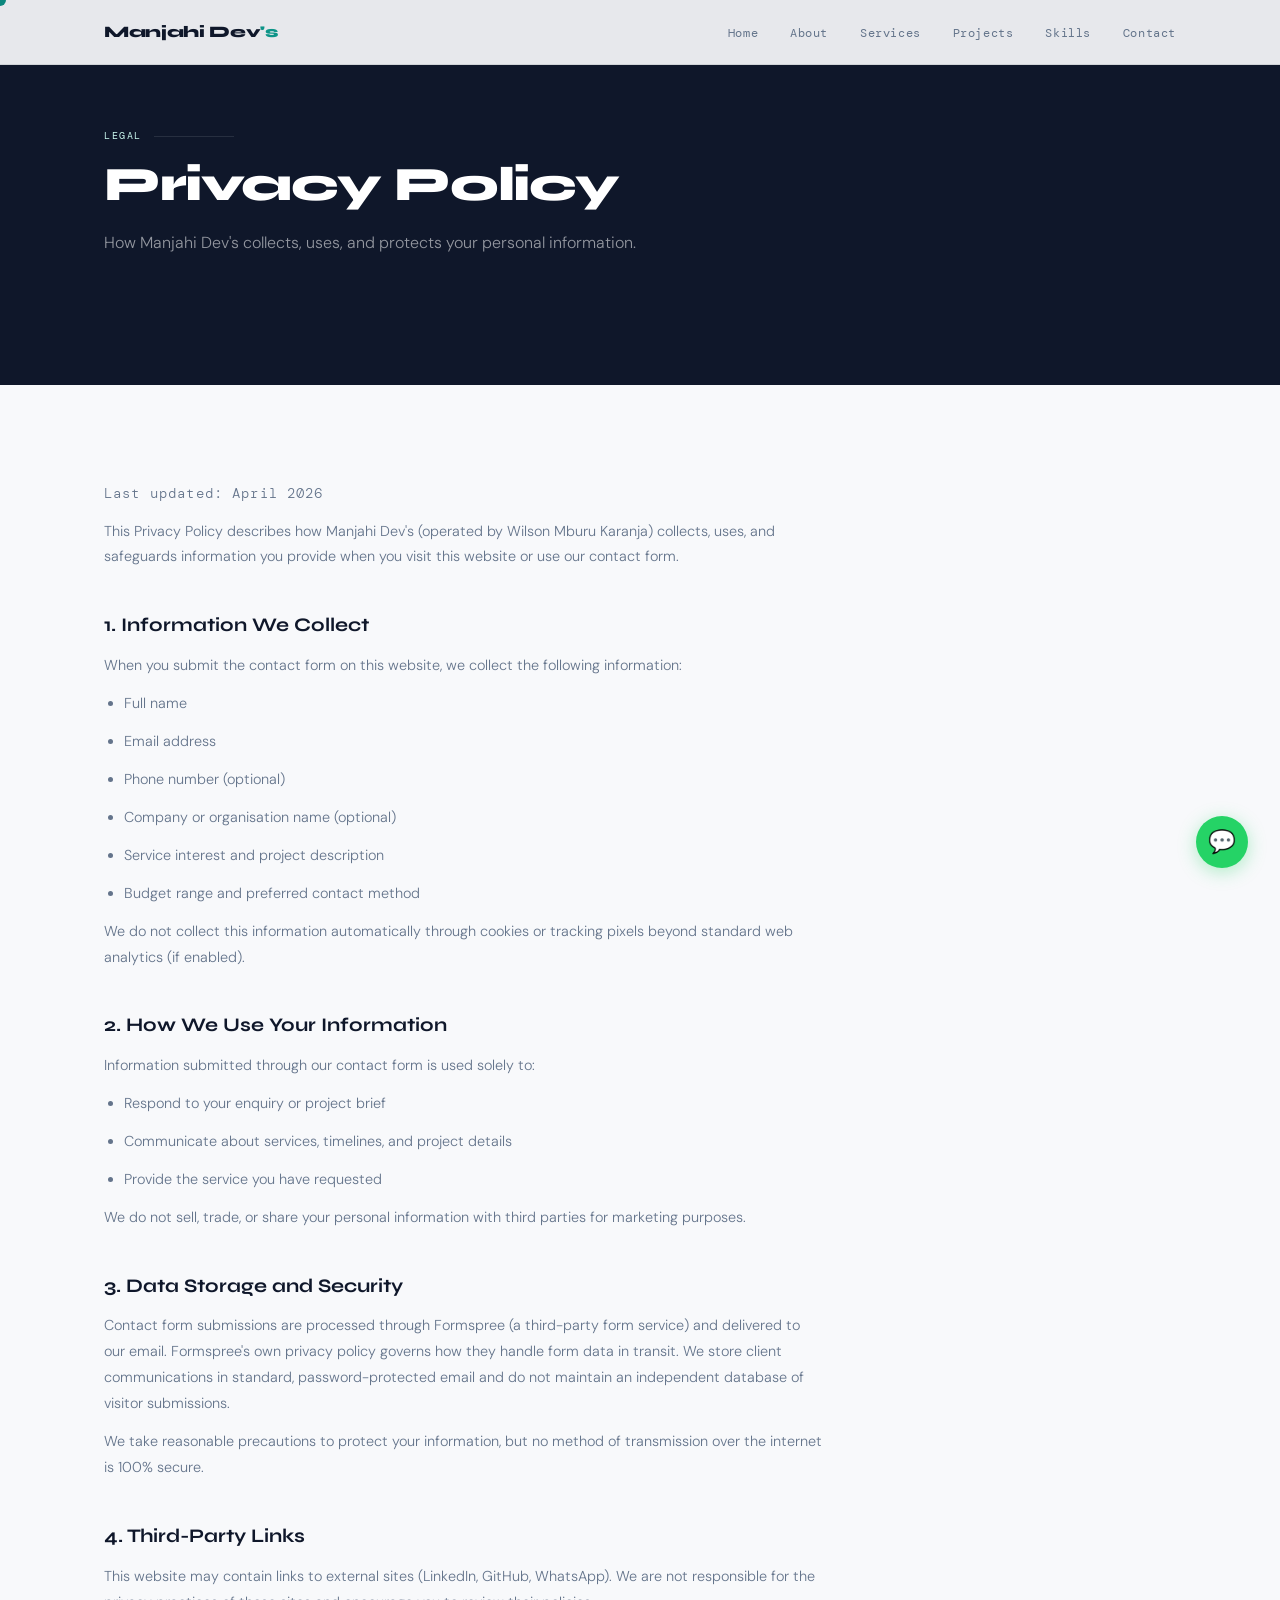
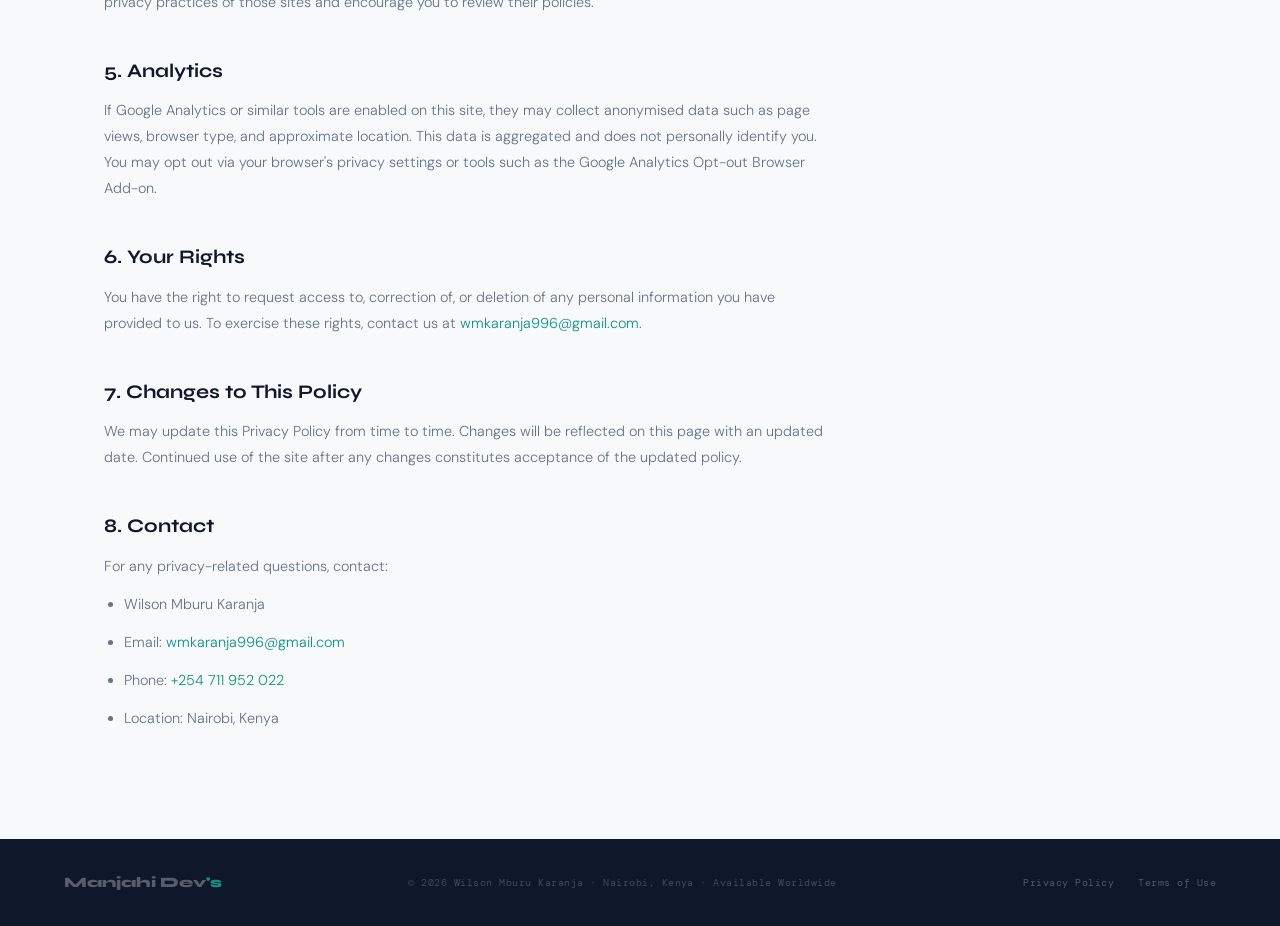
<file: privacy-policy.html>
<!DOCTYPE html>
<html lang="en">
<head>
  <meta charset="UTF-8" />
  <meta name="viewport" content="width=device-width, initial-scale=1.0" />
  <title>Privacy Policy — Manjahi Dev's</title>
  <meta name="description" content="Privacy policy for Manjahi Dev's — how we collect, use, and protect your personal information." />
  <link rel="preconnect" href="https://fonts.googleapis.com" />
  <link rel="preconnect" href="https://fonts.gstatic.com" crossorigin />
  <link href="https://fonts.googleapis.com/css2?family=Syne:wght@400;500;600;700;800&family=DM+Mono:ital,wght@0,300;0,400;1,300&family=DM+Sans:wght@300;400;500&display=swap" rel="stylesheet" />
  <link rel="stylesheet" href="styles.css" />
</head>
<body>
<div class="cursor" id="cursor"></div>

<!-- ─── Nav ─── -->
<nav id="nav">
  <div class="nav-inner">
    <a href="index.html" class="nav-logo">Manjahi Dev<span>'s</span></a>
    <ul class="nav-links">
      <li><a href="index.html">Home</a></li>
      <li><a href="about.html">About</a></li>
      <li><a href="services.html">Services</a></li>
      <li><a href="projects.html">Projects</a></li>
      <li><a href="skills.html">Skills</a></li>
      <li><a href="contact.html">Contact</a></li>
    </ul>
    <button class="nav-hamburger" id="hamburger" aria-label="Toggle menu" aria-expanded="false">
      <span></span><span></span><span></span>
    </button>
  </div>
  <div class="nav-mobile" id="mobileNav">
    <a href="index.html">Home</a>
    <a href="about.html">About</a>
    <a href="services.html">Services</a>
    <a href="projects.html">Projects</a>
    <a href="skills.html">Skills</a>
    <a href="contact.html">Contact</a>
  </div>
</nav>

<!-- ─── Page Hero ─── -->
<section class="page-hero">
  <div class="section-inner">
    <p class="section-label">Legal</p>
    <h1 class="section-title">Privacy Policy</h1>
    <p class="section-sub">How Manjahi Dev's collects, uses, and protects your personal information.</p>
  </div>
</section>

<!-- ─── Content ─── -->
<section style="background:var(--bg);padding:6rem 0;">
  <div class="section-inner">
    <div class="legal-content">
      <p class="legal-updated">Last updated: April 2026</p>

      <p>This Privacy Policy describes how Manjahi Dev's (operated by Wilson Mburu Karanja) collects, uses, and safeguards information you provide when you visit this website or use our contact form.</p>

      <h2>1. Information We Collect</h2>
      <p>When you submit the contact form on this website, we collect the following information:</p>
      <ul>
        <li>Full name</li>
        <li>Email address</li>
        <li>Phone number (optional)</li>
        <li>Company or organisation name (optional)</li>
        <li>Service interest and project description</li>
        <li>Budget range and preferred contact method</li>
      </ul>
      <p>We do not collect this information automatically through cookies or tracking pixels beyond standard web analytics (if enabled).</p>

      <h2>2. How We Use Your Information</h2>
      <p>Information submitted through our contact form is used solely to:</p>
      <ul>
        <li>Respond to your enquiry or project brief</li>
        <li>Communicate about services, timelines, and project details</li>
        <li>Provide the service you have requested</li>
      </ul>
      <p>We do not sell, trade, or share your personal information with third parties for marketing purposes.</p>

      <h2>3. Data Storage and Security</h2>
      <p>Contact form submissions are processed through Formspree (a third-party form service) and delivered to our email. Formspree's own privacy policy governs how they handle form data in transit. We store client communications in standard, password-protected email and do not maintain an independent database of visitor submissions.</p>
      <p>We take reasonable precautions to protect your information, but no method of transmission over the internet is 100% secure.</p>

      <h2>4. Third-Party Links</h2>
      <p>This website may contain links to external sites (LinkedIn, GitHub, WhatsApp). We are not responsible for the privacy practices of those sites and encourage you to review their policies.</p>

      <h2>5. Analytics</h2>
      <p>If Google Analytics or similar tools are enabled on this site, they may collect anonymised data such as page views, browser type, and approximate location. This data is aggregated and does not personally identify you. You may opt out via your browser's privacy settings or tools such as the Google Analytics Opt-out Browser Add-on.</p>

      <h2>6. Your Rights</h2>
      <p>You have the right to request access to, correction of, or deletion of any personal information you have provided to us. To exercise these rights, contact us at <a href="mailto:wmkaranja996@gmail.com" style="color:var(--teal);">wmkaranja996@gmail.com</a>.</p>

      <h2>7. Changes to This Policy</h2>
      <p>We may update this Privacy Policy from time to time. Changes will be reflected on this page with an updated date. Continued use of the site after any changes constitutes acceptance of the updated policy.</p>

      <h2>8. Contact</h2>
      <p>For any privacy-related questions, contact:</p>
      <ul>
        <li>Wilson Mburu Karanja</li>
        <li>Email: <a href="mailto:wmkaranja996@gmail.com" style="color:var(--teal);">wmkaranja996@gmail.com</a></li>
        <li>Phone: <a href="tel:+254711952022" style="color:var(--teal);">+254 711 952 022</a></li>
        <li>Location: Nairobi, Kenya</li>
      </ul>
    </div>
  </div>
</section>

<!-- ─── Footer ─── -->
<footer>
  <span class="footer-logo">Manjahi Dev<span>'s</span></span>
  <span class="footer-copy">© 2026 Wilson Mburu Karanja · Nairobi, Kenya · Available Worldwide</span>
  <div class="footer-links">
    <a href="privacy-policy.html">Privacy Policy</a>
    <a href="terms.html">Terms of Use</a>
  </div>
</footer>

<a href="https://wa.me/254711952022" class="whatsapp-float" target="_blank" rel="noopener" aria-label="Chat on WhatsApp" title="Chat on WhatsApp">💬</a>

<script src="script.js"></script>
</body>
</html>
</file>
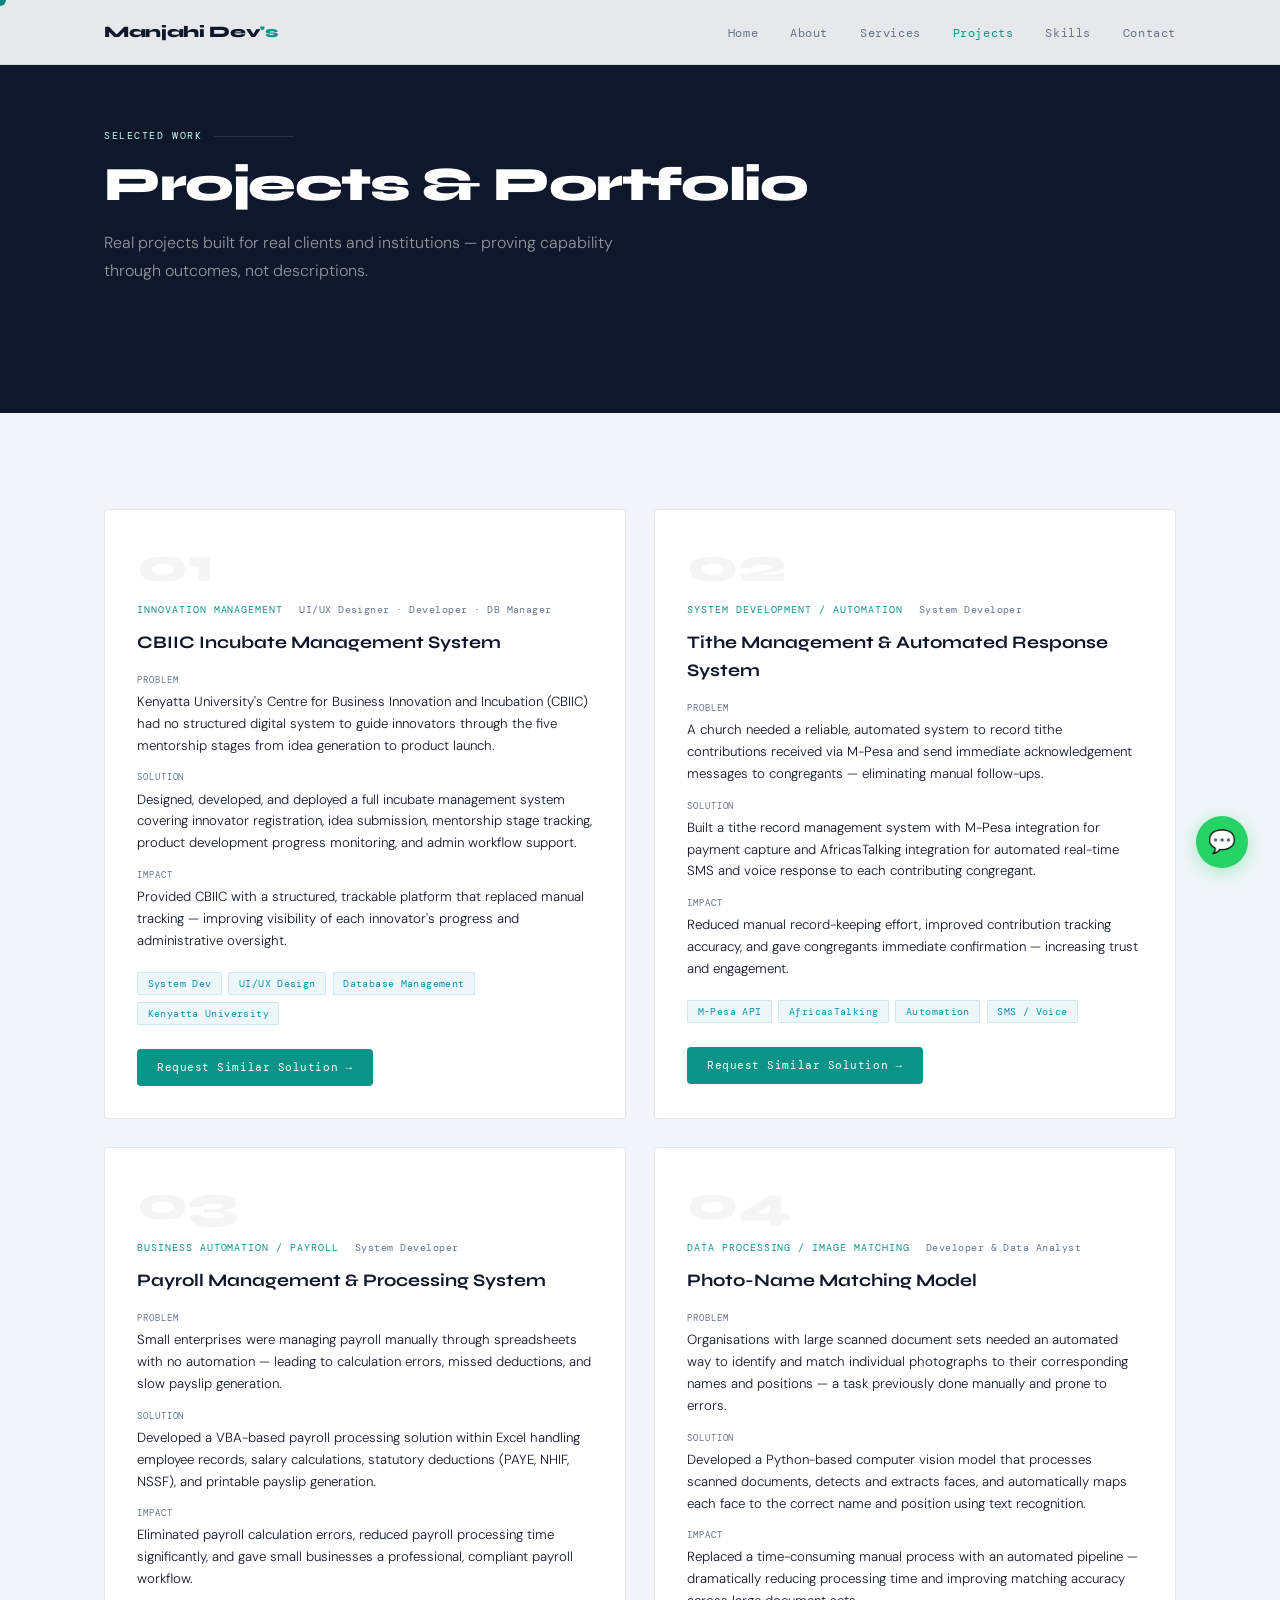
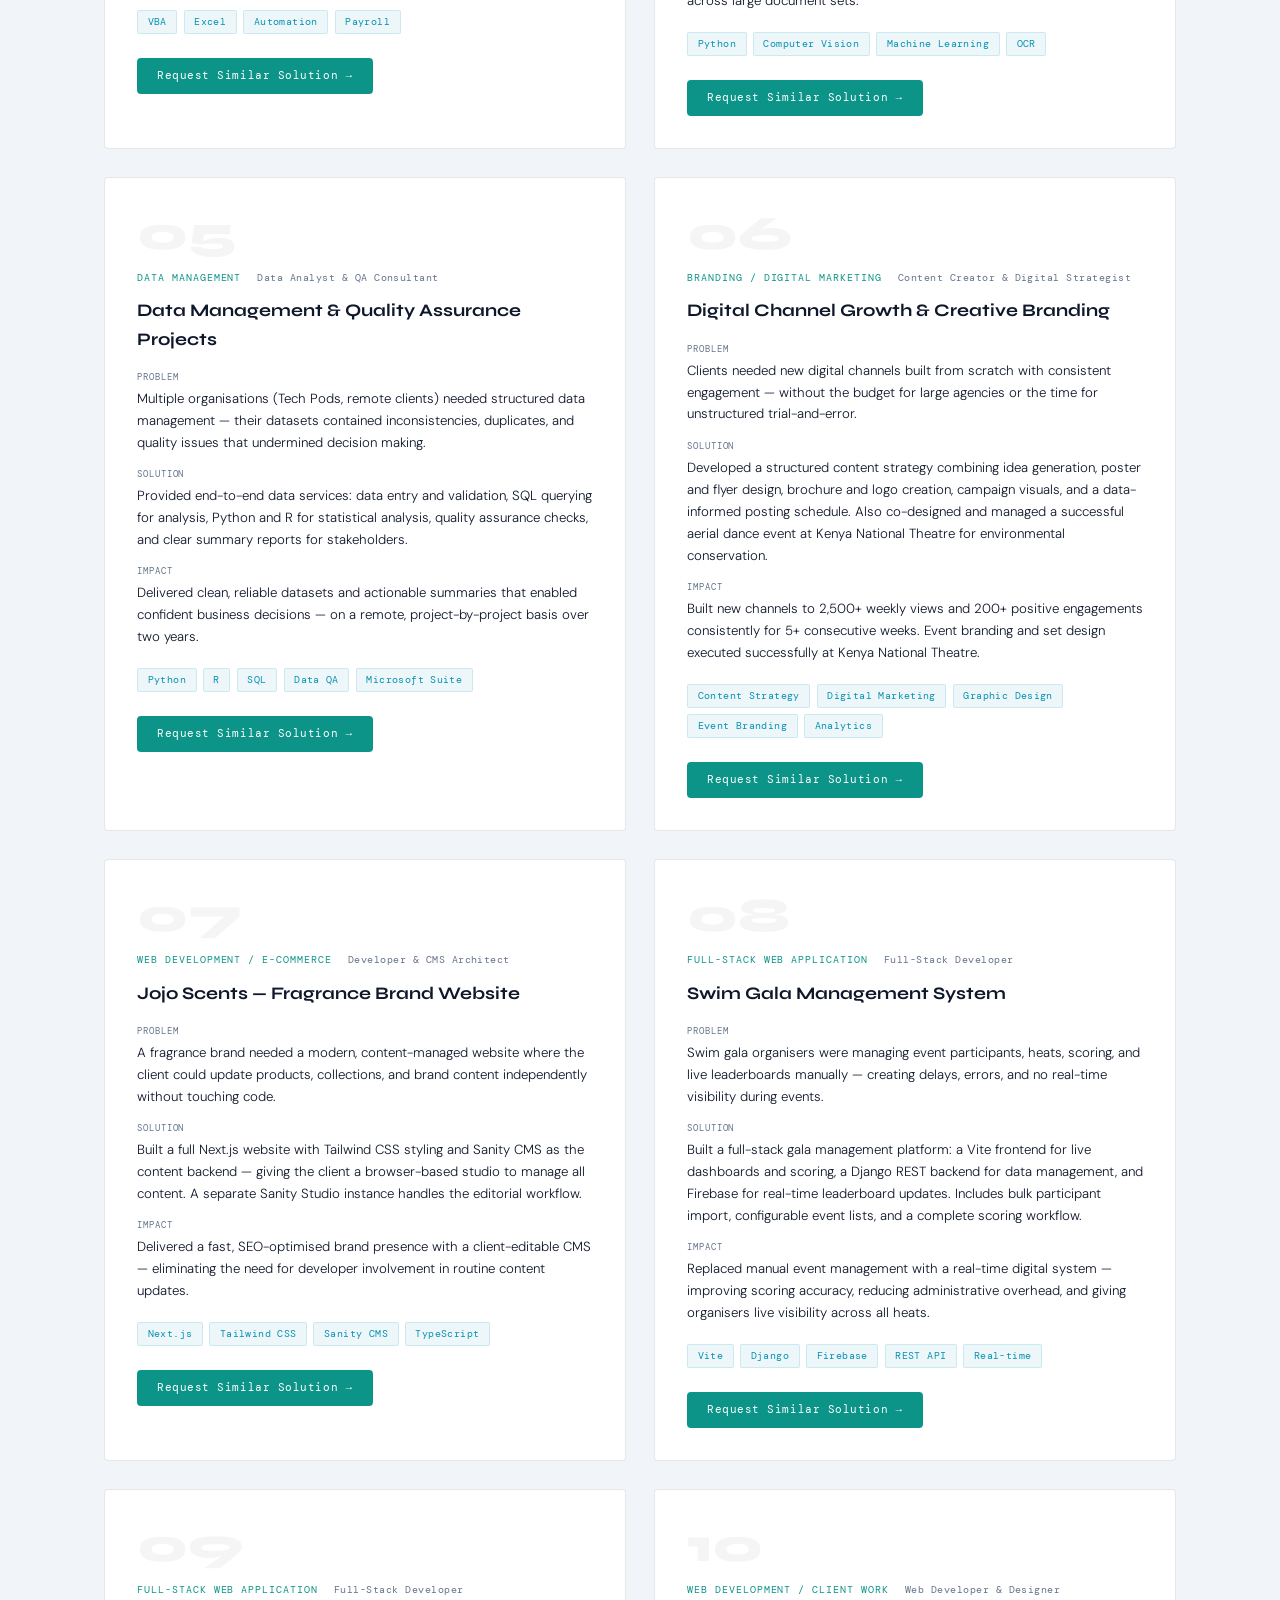
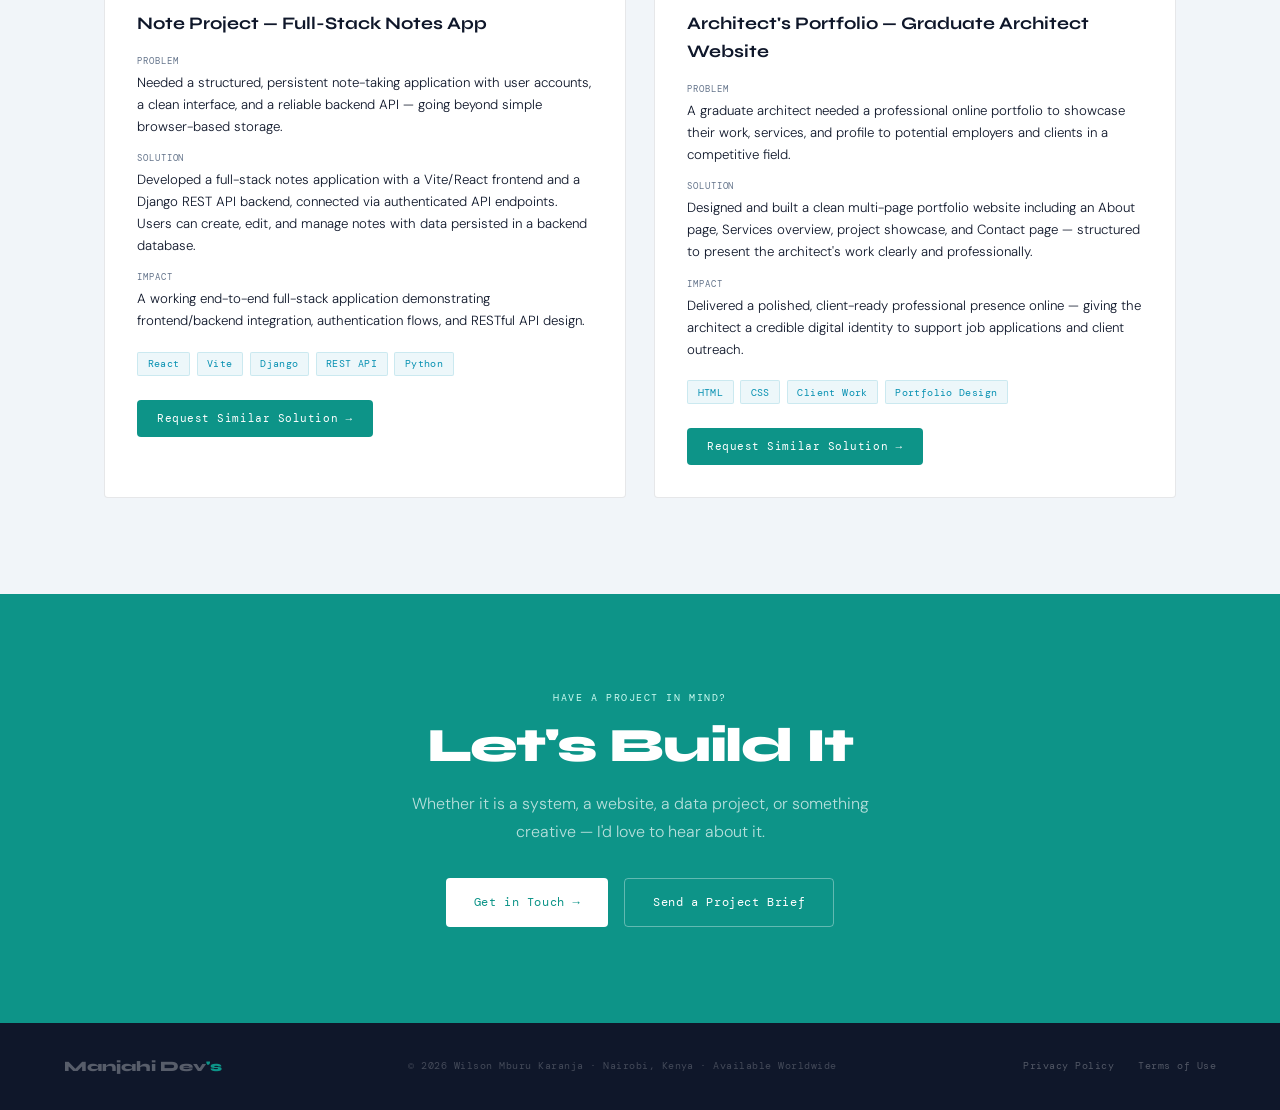
<file: projects.html>
<!DOCTYPE html>
<html lang="en">
<head>
  <meta charset="UTF-8" />
  <meta name="viewport" content="width=device-width, initial-scale=1.0" />
  <title>Projects — Manjahi Dev's</title>
  <meta name="description" content="Portfolio of projects by Wilson Mburu Karanja — including management systems, automation tools, data analysis projects, and creative work." />
  <meta property="og:title" content="Projects — Manjahi Dev's" />
  <meta property="og:description" content="Real projects solving real problems: systems, automation, data, and branding." />
  <meta property="og:type" content="website" />
  <link rel="preconnect" href="https://fonts.googleapis.com" />
  <link rel="preconnect" href="https://fonts.gstatic.com" crossorigin />
  <link href="https://fonts.googleapis.com/css2?family=Syne:wght@400;500;600;700;800&family=DM+Mono:ital,wght@0,300;0,400;1,300&family=DM+Sans:wght@300;400;500&display=swap" rel="stylesheet" />
  <link rel="stylesheet" href="styles.css" />
</head>
<body>
<div class="cursor" id="cursor"></div>

<!-- ─── Nav ─── -->
<nav id="nav">
  <div class="nav-inner">
    <a href="index.html" class="nav-logo">Manjahi Dev<span>'s</span></a>
    <ul class="nav-links">
      <li><a href="index.html">Home</a></li>
      <li><a href="about.html">About</a></li>
      <li><a href="services.html">Services</a></li>
      <li><a href="projects.html" class="active">Projects</a></li>
      <li><a href="skills.html">Skills</a></li>
      <li><a href="contact.html">Contact</a></li>
    </ul>
    <button class="nav-hamburger" id="hamburger" aria-label="Toggle menu" aria-expanded="false">
      <span></span><span></span><span></span>
    </button>
  </div>
  <div class="nav-mobile" id="mobileNav">
    <a href="index.html">Home</a>
    <a href="about.html">About</a>
    <a href="services.html">Services</a>
    <a href="projects.html">Projects</a>
    <a href="skills.html">Skills</a>
    <a href="contact.html">Contact</a>
  </div>
</nav>

<!-- ─── Page Hero ─── -->
<section class="page-hero">
  <div class="section-inner">
    <p class="section-label">Selected work</p>
    <h1 class="section-title">Projects &amp; Portfolio</h1>
    <p class="section-sub">Real projects built for real clients and institutions — proving capability through outcomes, not descriptions.</p>
  </div>
</section>

<!-- ─── Projects Grid ─── -->
<section style="background:var(--bg-alt);padding:6rem 0;">
  <div class="section-inner">
    <div class="projects-grid">

      <!-- 01 CBIIC -->
      <div class="project-card fade-up">
        <div class="project-num">01</div>
        <div class="project-meta">
          <span class="project-category">Innovation Management</span>
          <span class="project-role">UI/UX Designer · Developer · DB Manager</span>
        </div>
        <p class="project-title">CBIIC Incubate Management System</p>
        <div class="project-detail">
          <p class="project-detail-label">Problem</p>
          <p class="project-detail-text">Kenyatta University's Centre for Business Innovation and Incubation (CBIIC) had no structured digital system to guide innovators through the five mentorship stages from idea generation to product launch.</p>
        </div>
        <div class="project-detail">
          <p class="project-detail-label">Solution</p>
          <p class="project-detail-text">Designed, developed, and deployed a full incubate management system covering innovator registration, idea submission, mentorship stage tracking, product development progress monitoring, and admin workflow support.</p>
        </div>
        <div class="project-detail">
          <p class="project-detail-label">Impact</p>
          <p class="project-detail-text">Provided CBIIC with a structured, trackable platform that replaced manual tracking — improving visibility of each innovator's progress and administrative oversight.</p>
        </div>
        <div class="project-tags">
          <span class="project-tag">System Dev</span>
          <span class="project-tag">UI/UX Design</span>
          <span class="project-tag">Database Management</span>
          <span class="project-tag">Kenyatta University</span>
        </div>
        <div style="margin-top:1.5rem;">
          <a href="contact.html" class="btn btn-primary" style="font-size:.68rem;padding:.6rem 1.25rem;">Request Similar Solution →</a>
        </div>
      </div>

      <!-- 02 Tithe Management -->
      <div class="project-card fade-up">
        <div class="project-num">02</div>
        <div class="project-meta">
          <span class="project-category">System Development / Automation</span>
          <span class="project-role">System Developer</span>
        </div>
        <p class="project-title">Tithe Management &amp; Automated Response System</p>
        <div class="project-detail">
          <p class="project-detail-label">Problem</p>
          <p class="project-detail-text">A church needed a reliable, automated system to record tithe contributions received via M-Pesa and send immediate acknowledgement messages to congregants — eliminating manual follow-ups.</p>
        </div>
        <div class="project-detail">
          <p class="project-detail-label">Solution</p>
          <p class="project-detail-text">Built a tithe record management system with M-Pesa integration for payment capture and AfricasTalking integration for automated real-time SMS and voice response to each contributing congregant.</p>
        </div>
        <div class="project-detail">
          <p class="project-detail-label">Impact</p>
          <p class="project-detail-text">Reduced manual record-keeping effort, improved contribution tracking accuracy, and gave congregants immediate confirmation — increasing trust and engagement.</p>
        </div>
        <div class="project-tags">
          <span class="project-tag">M-Pesa API</span>
          <span class="project-tag">AfricasTalking</span>
          <span class="project-tag">Automation</span>
          <span class="project-tag">SMS / Voice</span>
        </div>
        <div style="margin-top:1.5rem;">
          <a href="contact.html" class="btn btn-primary" style="font-size:.68rem;padding:.6rem 1.25rem;">Request Similar Solution →</a>
        </div>
      </div>

      <!-- 03 Payroll -->
      <div class="project-card fade-up">
        <div class="project-num">03</div>
        <div class="project-meta">
          <span class="project-category">Business Automation / Payroll</span>
          <span class="project-role">System Developer</span>
        </div>
        <p class="project-title">Payroll Management &amp; Processing System</p>
        <div class="project-detail">
          <p class="project-detail-label">Problem</p>
          <p class="project-detail-text">Small enterprises were managing payroll manually through spreadsheets with no automation — leading to calculation errors, missed deductions, and slow payslip generation.</p>
        </div>
        <div class="project-detail">
          <p class="project-detail-label">Solution</p>
          <p class="project-detail-text">Developed a VBA-based payroll processing solution within Excel handling employee records, salary calculations, statutory deductions (PAYE, NHIF, NSSF), and printable payslip generation.</p>
        </div>
        <div class="project-detail">
          <p class="project-detail-label">Impact</p>
          <p class="project-detail-text">Eliminated payroll calculation errors, reduced payroll processing time significantly, and gave small businesses a professional, compliant payroll workflow.</p>
        </div>
        <div class="project-tags">
          <span class="project-tag">VBA</span>
          <span class="project-tag">Excel</span>
          <span class="project-tag">Automation</span>
          <span class="project-tag">Payroll</span>
        </div>
        <div style="margin-top:1.5rem;">
          <a href="contact.html" class="btn btn-primary" style="font-size:.68rem;padding:.6rem 1.25rem;">Request Similar Solution →</a>
        </div>
      </div>

      <!-- 04 Photo Matching -->
      <div class="project-card fade-up">
        <div class="project-num">04</div>
        <div class="project-meta">
          <span class="project-category">Data Processing / Image Matching</span>
          <span class="project-role">Developer &amp; Data Analyst</span>
        </div>
        <p class="project-title">Photo-Name Matching Model</p>
        <div class="project-detail">
          <p class="project-detail-label">Problem</p>
          <p class="project-detail-text">Organisations with large scanned document sets needed an automated way to identify and match individual photographs to their corresponding names and positions — a task previously done manually and prone to errors.</p>
        </div>
        <div class="project-detail">
          <p class="project-detail-label">Solution</p>
          <p class="project-detail-text">Developed a Python-based computer vision model that processes scanned documents, detects and extracts faces, and automatically maps each face to the correct name and position using text recognition.</p>
        </div>
        <div class="project-detail">
          <p class="project-detail-label">Impact</p>
          <p class="project-detail-text">Replaced a time-consuming manual process with an automated pipeline — dramatically reducing processing time and improving matching accuracy across large document sets.</p>
        </div>
        <div class="project-tags">
          <span class="project-tag">Python</span>
          <span class="project-tag">Computer Vision</span>
          <span class="project-tag">Machine Learning</span>
          <span class="project-tag">OCR</span>
        </div>
        <div style="margin-top:1.5rem;">
          <a href="contact.html" class="btn btn-primary" style="font-size:.68rem;padding:.6rem 1.25rem;">Request Similar Solution →</a>
        </div>
      </div>

      <!-- 05 Data Management & QA -->
      <div class="project-card fade-up">
        <div class="project-num">05</div>
        <div class="project-meta">
          <span class="project-category">Data Management</span>
          <span class="project-role">Data Analyst &amp; QA Consultant</span>
        </div>
        <p class="project-title">Data Management &amp; Quality Assurance Projects</p>
        <div class="project-detail">
          <p class="project-detail-label">Problem</p>
          <p class="project-detail-text">Multiple organisations (Tech Pods, remote clients) needed structured data management — their datasets contained inconsistencies, duplicates, and quality issues that undermined decision making.</p>
        </div>
        <div class="project-detail">
          <p class="project-detail-label">Solution</p>
          <p class="project-detail-text">Provided end-to-end data services: data entry and validation, SQL querying for analysis, Python and R for statistical analysis, quality assurance checks, and clear summary reports for stakeholders.</p>
        </div>
        <div class="project-detail">
          <p class="project-detail-label">Impact</p>
          <p class="project-detail-text">Delivered clean, reliable datasets and actionable summaries that enabled confident business decisions — on a remote, project-by-project basis over two years.</p>
        </div>
        <div class="project-tags">
          <span class="project-tag">Python</span>
          <span class="project-tag">R</span>
          <span class="project-tag">SQL</span>
          <span class="project-tag">Data QA</span>
          <span class="project-tag">Microsoft Suite</span>
        </div>
        <div style="margin-top:1.5rem;">
          <a href="contact.html" class="btn btn-primary" style="font-size:.68rem;padding:.6rem 1.25rem;">Request Similar Solution →</a>
        </div>
      </div>

      <!-- 06 Digital Channel Growth -->
      <div class="project-card fade-up">
        <div class="project-num">06</div>
        <div class="project-meta">
          <span class="project-category">Branding / Digital Marketing</span>
          <span class="project-role">Content Creator &amp; Digital Strategist</span>
        </div>
        <p class="project-title">Digital Channel Growth &amp; Creative Branding</p>
        <div class="project-detail">
          <p class="project-detail-label">Problem</p>
          <p class="project-detail-text">Clients needed new digital channels built from scratch with consistent engagement — without the budget for large agencies or the time for unstructured trial-and-error.</p>
        </div>
        <div class="project-detail">
          <p class="project-detail-label">Solution</p>
          <p class="project-detail-text">Developed a structured content strategy combining idea generation, poster and flyer design, brochure and logo creation, campaign visuals, and a data-informed posting schedule. Also co-designed and managed a successful aerial dance event at Kenya National Theatre for environmental conservation.</p>
        </div>
        <div class="project-detail">
          <p class="project-detail-label">Impact</p>
          <p class="project-detail-text">Built new channels to 2,500+ weekly views and 200+ positive engagements consistently for 5+ consecutive weeks. Event branding and set design executed successfully at Kenya National Theatre.</p>
        </div>
        <div class="project-tags">
          <span class="project-tag">Content Strategy</span>
          <span class="project-tag">Digital Marketing</span>
          <span class="project-tag">Graphic Design</span>
          <span class="project-tag">Event Branding</span>
          <span class="project-tag">Analytics</span>
        </div>
        <div style="margin-top:1.5rem;">
          <a href="contact.html" class="btn btn-primary" style="font-size:.68rem;padding:.6rem 1.25rem;">Request Similar Solution →</a>
        </div>
      </div>

      <!-- 07 Jojo Scents -->
      <div class="project-card fade-up">
        <div class="project-num">07</div>
        <div class="project-meta">
          <span class="project-category">Web Development / E-Commerce</span>
          <span class="project-role">Developer &amp; CMS Architect</span>
        </div>
        <p class="project-title">Jojo Scents — Fragrance Brand Website</p>
        <div class="project-detail">
          <p class="project-detail-label">Problem</p>
          <p class="project-detail-text">A fragrance brand needed a modern, content-managed website where the client could update products, collections, and brand content independently without touching code.</p>
        </div>
        <div class="project-detail">
          <p class="project-detail-label">Solution</p>
          <p class="project-detail-text">Built a full Next.js website with Tailwind CSS styling and Sanity CMS as the content backend — giving the client a browser-based studio to manage all content. A separate Sanity Studio instance handles the editorial workflow.</p>
        </div>
        <div class="project-detail">
          <p class="project-detail-label">Impact</p>
          <p class="project-detail-text">Delivered a fast, SEO-optimised brand presence with a client-editable CMS — eliminating the need for developer involvement in routine content updates.</p>
        </div>
        <div class="project-tags">
          <span class="project-tag">Next.js</span>
          <span class="project-tag">Tailwind CSS</span>
          <span class="project-tag">Sanity CMS</span>
          <span class="project-tag">TypeScript</span>
        </div>
        <div style="margin-top:1.5rem;">
          <a href="contact.html" class="btn btn-primary" style="font-size:.68rem;padding:.6rem 1.25rem;">Request Similar Solution →</a>
        </div>
      </div>

      <!-- 08 Swim Gala System -->
      <div class="project-card fade-up">
        <div class="project-num">08</div>
        <div class="project-meta">
          <span class="project-category">Full-Stack Web Application</span>
          <span class="project-role">Full-Stack Developer</span>
        </div>
        <p class="project-title">Swim Gala Management System</p>
        <div class="project-detail">
          <p class="project-detail-label">Problem</p>
          <p class="project-detail-text">Swim gala organisers were managing event participants, heats, scoring, and live leaderboards manually — creating delays, errors, and no real-time visibility during events.</p>
        </div>
        <div class="project-detail">
          <p class="project-detail-label">Solution</p>
          <p class="project-detail-text">Built a full-stack gala management platform: a Vite frontend for live dashboards and scoring, a Django REST backend for data management, and Firebase for real-time leaderboard updates. Includes bulk participant import, configurable event lists, and a complete scoring workflow.</p>
        </div>
        <div class="project-detail">
          <p class="project-detail-label">Impact</p>
          <p class="project-detail-text">Replaced manual event management with a real-time digital system — improving scoring accuracy, reducing administrative overhead, and giving organisers live visibility across all heats.</p>
        </div>
        <div class="project-tags">
          <span class="project-tag">Vite</span>
          <span class="project-tag">Django</span>
          <span class="project-tag">Firebase</span>
          <span class="project-tag">REST API</span>
          <span class="project-tag">Real-time</span>
        </div>
        <div style="margin-top:1.5rem;">
          <a href="contact.html" class="btn btn-primary" style="font-size:.68rem;padding:.6rem 1.25rem;">Request Similar Solution →</a>
        </div>
      </div>

      <!-- 09 Note Project -->
      <div class="project-card fade-up">
        <div class="project-num">09</div>
        <div class="project-meta">
          <span class="project-category">Full-Stack Web Application</span>
          <span class="project-role">Full-Stack Developer</span>
        </div>
        <p class="project-title">Note Project — Full-Stack Notes App</p>
        <div class="project-detail">
          <p class="project-detail-label">Problem</p>
          <p class="project-detail-text">Needed a structured, persistent note-taking application with user accounts, a clean interface, and a reliable backend API — going beyond simple browser-based storage.</p>
        </div>
        <div class="project-detail">
          <p class="project-detail-label">Solution</p>
          <p class="project-detail-text">Developed a full-stack notes application with a Vite/React frontend and a Django REST API backend, connected via authenticated API endpoints. Users can create, edit, and manage notes with data persisted in a backend database.</p>
        </div>
        <div class="project-detail">
          <p class="project-detail-label">Impact</p>
          <p class="project-detail-text">A working end-to-end full-stack application demonstrating frontend/backend integration, authentication flows, and RESTful API design.</p>
        </div>
        <div class="project-tags">
          <span class="project-tag">React</span>
          <span class="project-tag">Vite</span>
          <span class="project-tag">Django</span>
          <span class="project-tag">REST API</span>
          <span class="project-tag">Python</span>
        </div>
        <div style="margin-top:1.5rem;">
          <a href="contact.html" class="btn btn-primary" style="font-size:.68rem;padding:.6rem 1.25rem;">Request Similar Solution →</a>
        </div>
      </div>

      <!-- 10 Joe's Portfolio -->
      <div class="project-card fade-up">
        <div class="project-num">10</div>
        <div class="project-meta">
          <span class="project-category">Web Development / Client Work</span>
          <span class="project-role">Web Developer &amp; Designer</span>
        </div>
        <p class="project-title">Architect's Portfolio — Graduate Architect Website</p>
        <div class="project-detail">
          <p class="project-detail-label">Problem</p>
          <p class="project-detail-text">A graduate architect needed a professional online portfolio to showcase their work, services, and profile to potential employers and clients in a competitive field.</p>
        </div>
        <div class="project-detail">
          <p class="project-detail-label">Solution</p>
          <p class="project-detail-text">Designed and built a clean multi-page portfolio website including an About page, Services overview, project showcase, and Contact page — structured to present the architect's work clearly and professionally.</p>
        </div>
        <div class="project-detail">
          <p class="project-detail-label">Impact</p>
          <p class="project-detail-text">Delivered a polished, client-ready professional presence online — giving the architect a credible digital identity to support job applications and client outreach.</p>
        </div>
        <div class="project-tags">
          <span class="project-tag">HTML</span>
          <span class="project-tag">CSS</span>
          <span class="project-tag">Client Work</span>
          <span class="project-tag">Portfolio Design</span>
        </div>
        <div style="margin-top:1.5rem;">
          <a href="contact.html" class="btn btn-primary" style="font-size:.68rem;padding:.6rem 1.25rem;">Request Similar Solution →</a>
        </div>
      </div>

    </div>
  </div>
</section>

<!-- ─── CTA ─── -->
<section class="contact-cta">
  <div class="section-inner">
    <p class="section-label">Have a project in mind?</p>
    <h2 class="section-title">Let's Build It</h2>
    <p class="section-sub">Whether it is a system, a website, a data project, or something creative — I'd love to hear about it.</p>
    <div style="display:flex;justify-content:center;gap:1rem;flex-wrap:wrap;">
      <a href="contact.html" class="btn btn-white">Get in Touch →</a>
      <a href="contact.html" class="btn" style="background:transparent;color:#fff;border:1px solid rgba(255,255,255,.35);">Send a Project Brief</a>
    </div>
  </div>
</section>

<!-- ─── Footer ─── -->
<footer>
  <span class="footer-logo">Manjahi Dev<span>'s</span></span>
  <span class="footer-copy">© 2026 Wilson Mburu Karanja · Nairobi, Kenya · Available Worldwide</span>
  <div class="footer-links">
    <a href="privacy-policy.html">Privacy Policy</a>
    <a href="terms.html">Terms of Use</a>
  </div>
</footer>

<a href="https://wa.me/254711952022" class="whatsapp-float" target="_blank" rel="noopener" aria-label="Chat on WhatsApp" title="Chat on WhatsApp">💬</a>

<script src="script.js"></script>
</body>
</html>
</file>
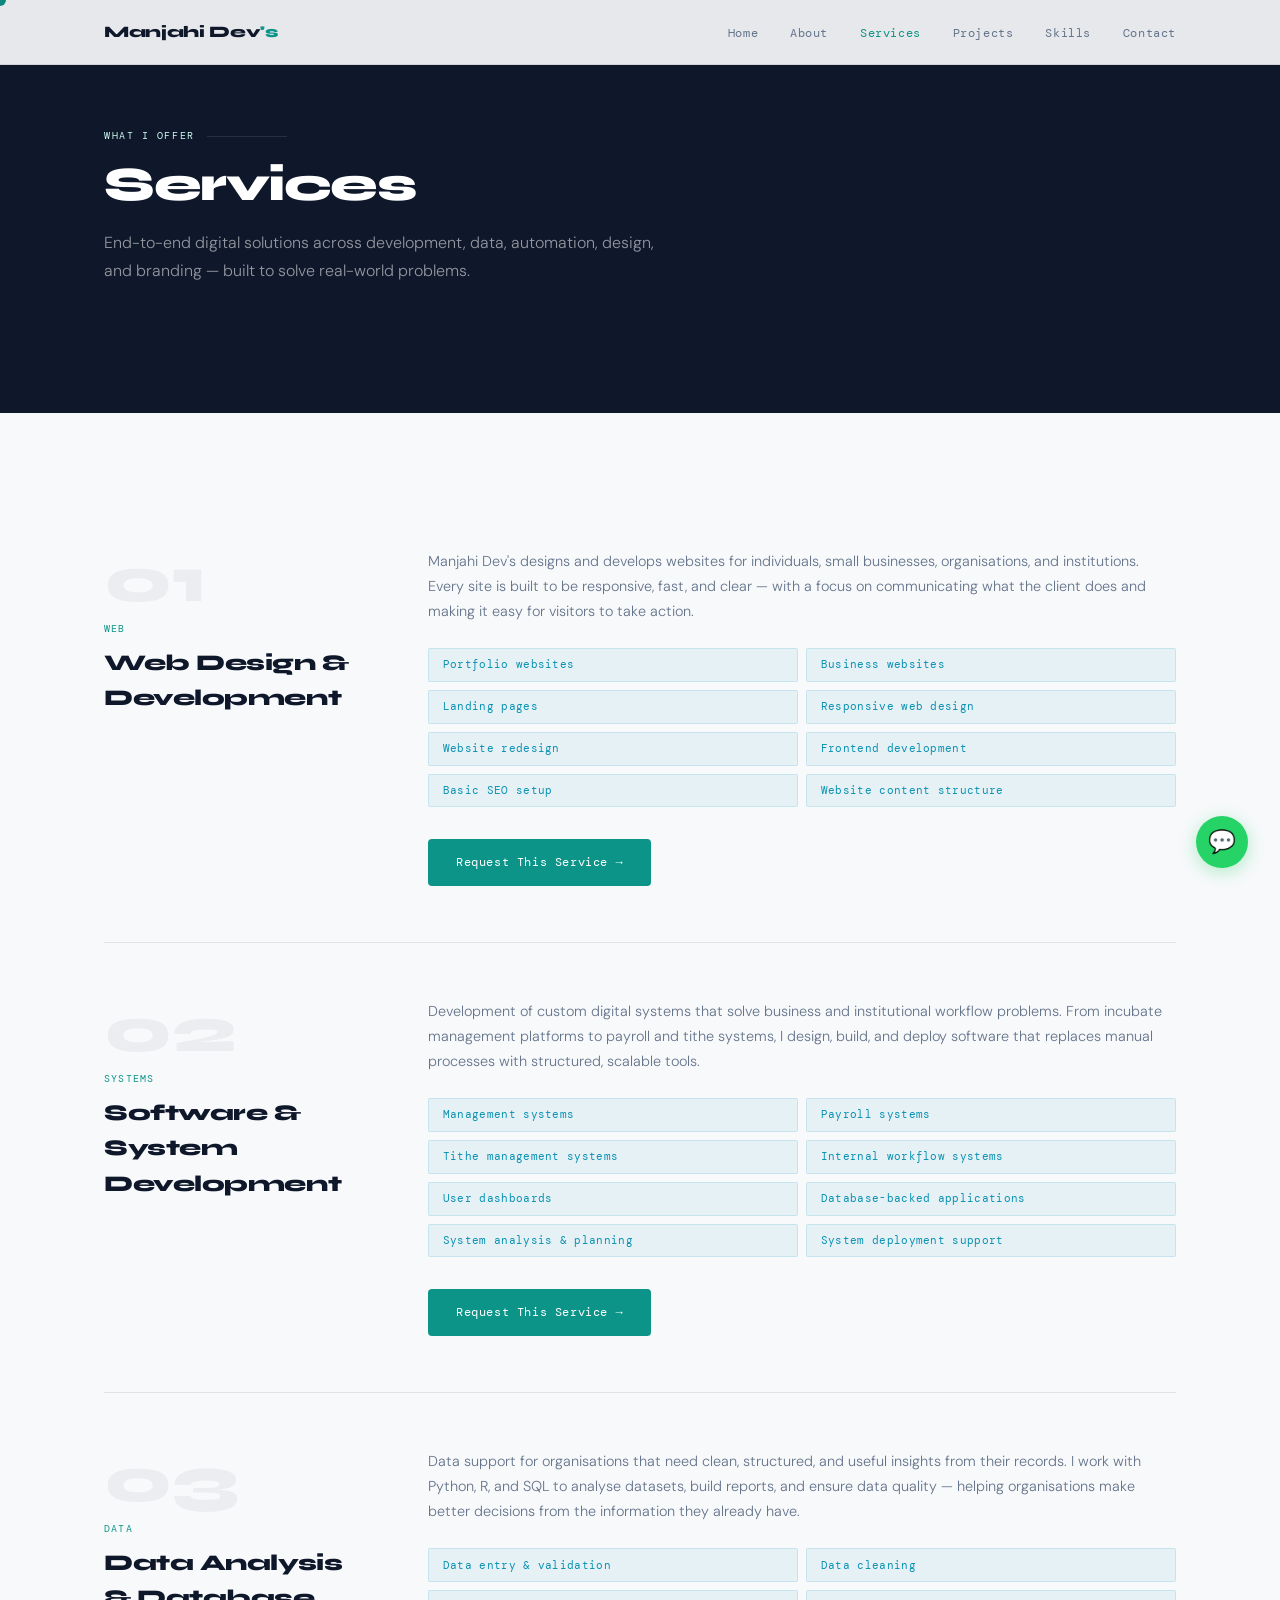
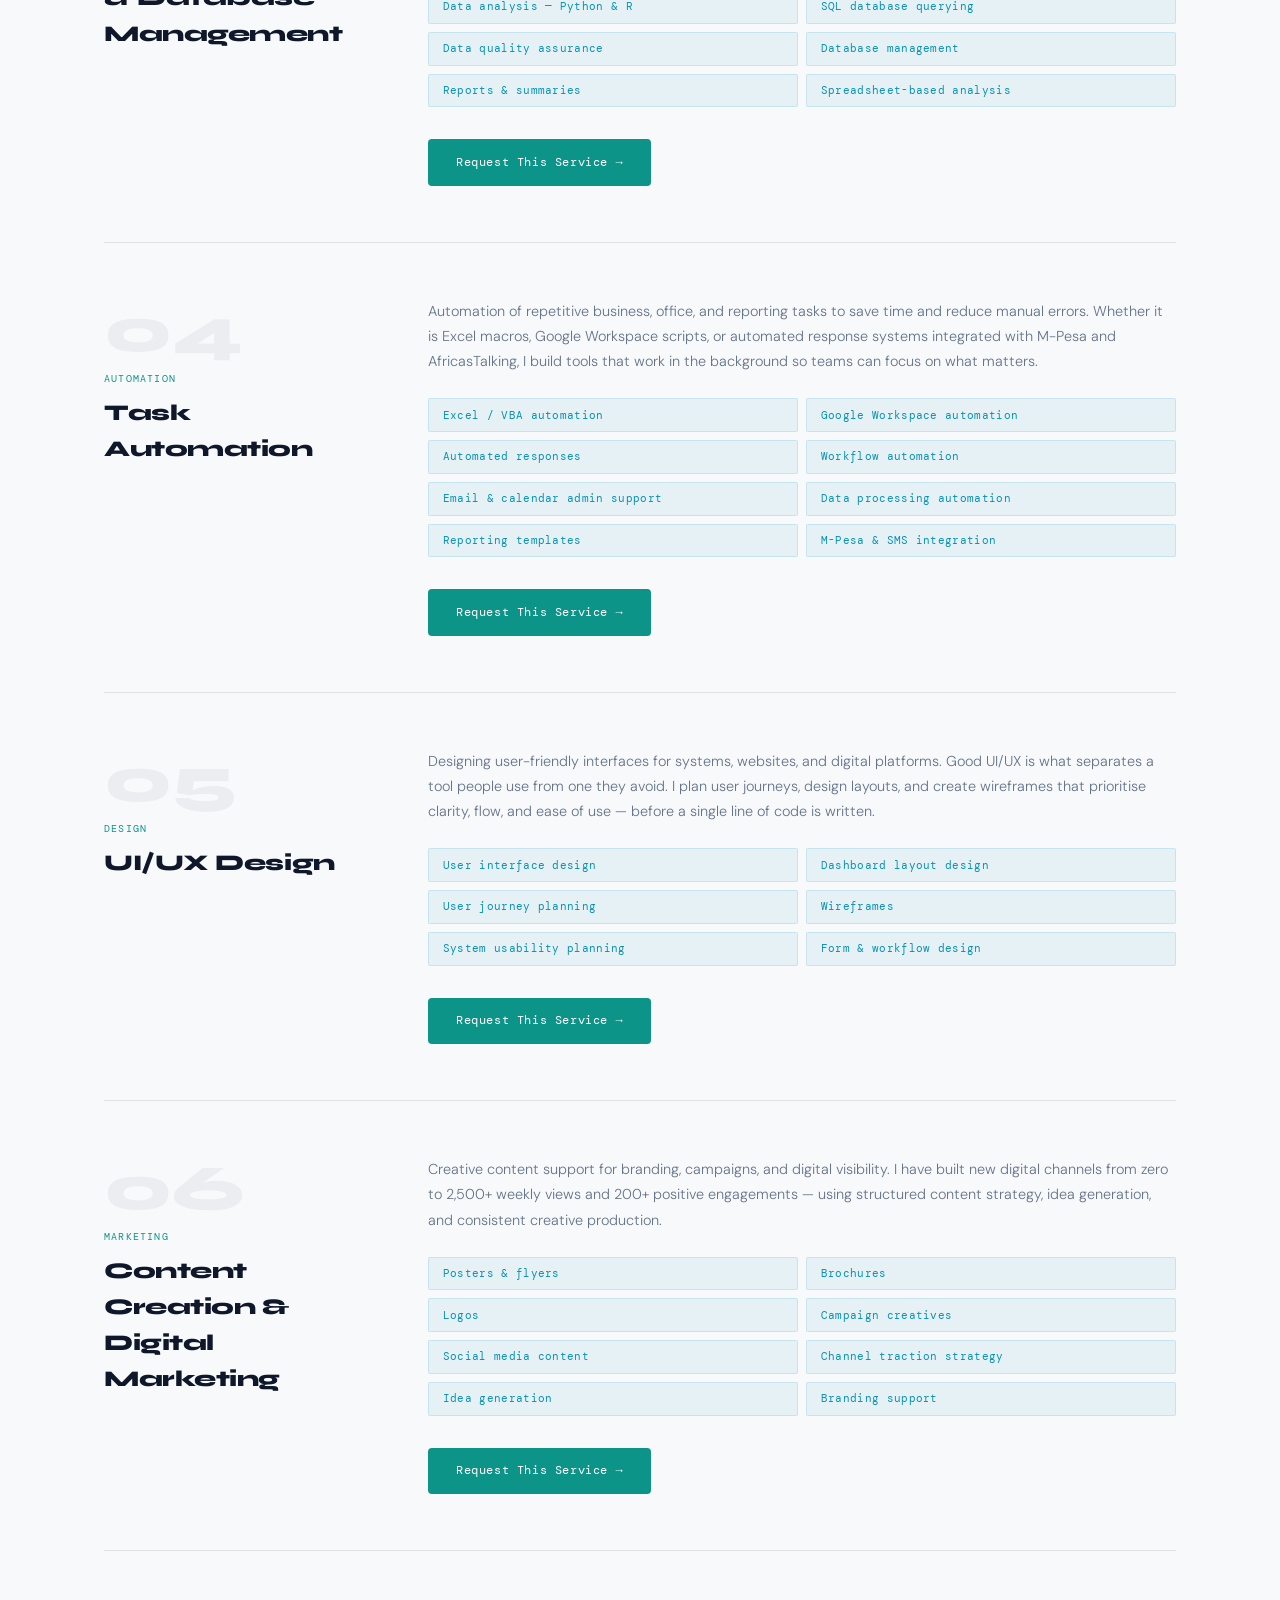
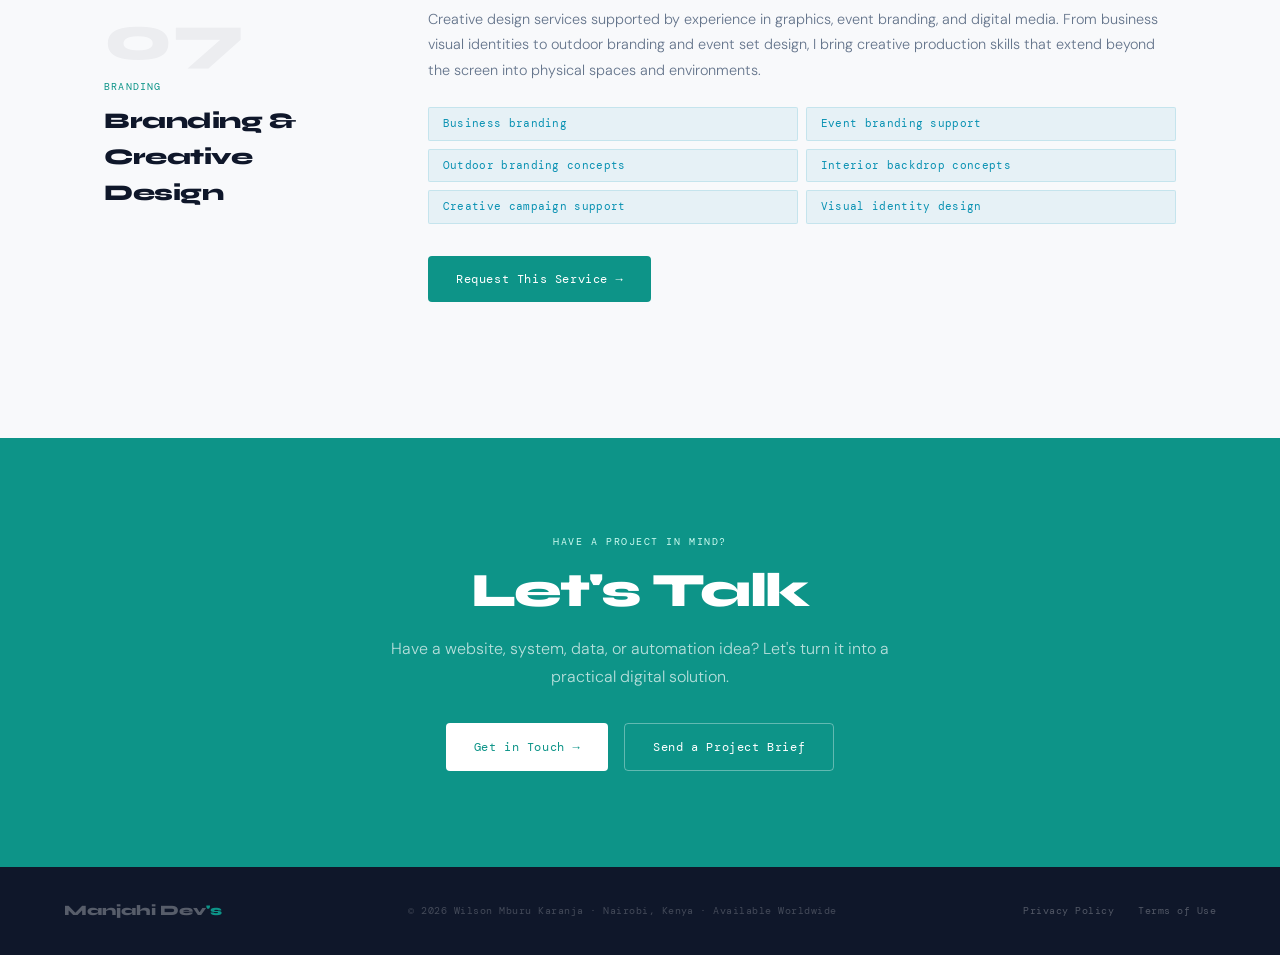
<file: services.html>
<!DOCTYPE html>
<html lang="en">
<head>
  <meta charset="UTF-8" />
  <meta name="viewport" content="width=device-width, initial-scale=1.0" />
  <title>Services — Manjahi Dev's</title>
  <meta name="description" content="Manjahi Dev's offers web development, software and system development, data analysis, task automation, UI/UX design, content creation, and branding services in Kenya." />
  <meta property="og:title" content="Services — Manjahi Dev's" />
  <meta property="og:description" content="Full-spectrum digital services: web, systems, data, automation, design, and branding." />
  <meta property="og:type" content="website" />
  <link rel="preconnect" href="https://fonts.googleapis.com" />
  <link rel="preconnect" href="https://fonts.gstatic.com" crossorigin />
  <link href="https://fonts.googleapis.com/css2?family=Syne:wght@400;500;600;700;800&family=DM+Mono:ital,wght@0,300;0,400;1,300&family=DM+Sans:wght@300;400;500&display=swap" rel="stylesheet" />
  <link rel="stylesheet" href="styles.css" />
</head>
<body>
<div class="cursor" id="cursor"></div>

<!-- ─── Nav ─── -->
<nav id="nav">
  <div class="nav-inner">
    <a href="index.html" class="nav-logo">Manjahi Dev<span>'s</span></a>
    <ul class="nav-links">
      <li><a href="index.html">Home</a></li>
      <li><a href="about.html">About</a></li>
      <li><a href="services.html" class="active">Services</a></li>
      <li><a href="projects.html">Projects</a></li>
      <li><a href="skills.html">Skills</a></li>
      <li><a href="contact.html">Contact</a></li>
    </ul>
    <button class="nav-hamburger" id="hamburger" aria-label="Toggle menu" aria-expanded="false">
      <span></span><span></span><span></span>
    </button>
  </div>
  <div class="nav-mobile" id="mobileNav">
    <a href="index.html">Home</a>
    <a href="about.html">About</a>
    <a href="services.html">Services</a>
    <a href="projects.html">Projects</a>
    <a href="skills.html">Skills</a>
    <a href="contact.html">Contact</a>
  </div>
</nav>

<!-- ─── Page Hero ─── -->
<section class="page-hero">
  <div class="section-inner">
    <p class="section-label">What I offer</p>
    <h1 class="section-title">Services</h1>
    <p class="section-sub">End-to-end digital solutions across development, data, automation, design, and branding — built to solve real-world problems.</p>
  </div>
</section>

<!-- ─── Services ─── -->
<section style="background:var(--bg);padding:5rem 0;">
  <div class="section-inner">

    <!-- 01 Web Design & Development -->
    <div class="service-block" id="web">
      <div class="service-block-grid">
        <div class="service-block-meta fade-up">
          <div class="service-block-num">01</div>
          <p class="service-block-tag">Web</p>
          <p class="service-block-title">Web Design &amp; Development</p>
        </div>
        <div class="fade-up">
          <p class="service-block-desc">
            Manjahi Dev's designs and develops websites for individuals, small businesses, organisations, and institutions. Every site is built to be responsive, fast, and clear — with a focus on communicating what the client does and making it easy for visitors to take action.
          </p>
          <div class="features-grid">
            <span class="feature-pill">Portfolio websites</span>
            <span class="feature-pill">Business websites</span>
            <span class="feature-pill">Landing pages</span>
            <span class="feature-pill">Responsive web design</span>
            <span class="feature-pill">Website redesign</span>
            <span class="feature-pill">Frontend development</span>
            <span class="feature-pill">Basic SEO setup</span>
            <span class="feature-pill">Website content structure</span>
          </div>
          <div style="margin-top:2rem;">
            <a href="contact.html" class="btn btn-primary">Request This Service →</a>
          </div>
        </div>
      </div>
    </div>

    <!-- 02 Software & System Development -->
    <div class="service-block" id="systems">
      <div class="service-block-grid">
        <div class="service-block-meta fade-up">
          <div class="service-block-num">02</div>
          <p class="service-block-tag">Systems</p>
          <p class="service-block-title">Software &amp; System Development</p>
        </div>
        <div class="fade-up">
          <p class="service-block-desc">
            Development of custom digital systems that solve business and institutional workflow problems. From incubate management platforms to payroll and tithe systems, I design, build, and deploy software that replaces manual processes with structured, scalable tools.
          </p>
          <div class="features-grid">
            <span class="feature-pill">Management systems</span>
            <span class="feature-pill">Payroll systems</span>
            <span class="feature-pill">Tithe management systems</span>
            <span class="feature-pill">Internal workflow systems</span>
            <span class="feature-pill">User dashboards</span>
            <span class="feature-pill">Database-backed applications</span>
            <span class="feature-pill">System analysis &amp; planning</span>
            <span class="feature-pill">System deployment support</span>
          </div>
          <div style="margin-top:2rem;">
            <a href="contact.html" class="btn btn-primary">Request This Service →</a>
          </div>
        </div>
      </div>
    </div>

    <!-- 03 Data Analysis & Database Management -->
    <div class="service-block" id="data">
      <div class="service-block-grid">
        <div class="service-block-meta fade-up">
          <div class="service-block-num">03</div>
          <p class="service-block-tag">Data</p>
          <p class="service-block-title">Data Analysis &amp; Database Management</p>
        </div>
        <div class="fade-up">
          <p class="service-block-desc">
            Data support for organisations that need clean, structured, and useful insights from their records. I work with Python, R, and SQL to analyse datasets, build reports, and ensure data quality — helping organisations make better decisions from the information they already have.
          </p>
          <div class="features-grid">
            <span class="feature-pill">Data entry &amp; validation</span>
            <span class="feature-pill">Data cleaning</span>
            <span class="feature-pill">Data analysis — Python &amp; R</span>
            <span class="feature-pill">SQL database querying</span>
            <span class="feature-pill">Data quality assurance</span>
            <span class="feature-pill">Database management</span>
            <span class="feature-pill">Reports &amp; summaries</span>
            <span class="feature-pill">Spreadsheet-based analysis</span>
          </div>
          <div style="margin-top:2rem;">
            <a href="contact.html" class="btn btn-primary">Request This Service →</a>
          </div>
        </div>
      </div>
    </div>

    <!-- 04 Task Automation -->
    <div class="service-block" id="automation">
      <div class="service-block-grid">
        <div class="service-block-meta fade-up">
          <div class="service-block-num">04</div>
          <p class="service-block-tag">Automation</p>
          <p class="service-block-title">Task Automation</p>
        </div>
        <div class="fade-up">
          <p class="service-block-desc">
            Automation of repetitive business, office, and reporting tasks to save time and reduce manual errors. Whether it is Excel macros, Google Workspace scripts, or automated response systems integrated with M-Pesa and AfricasTalking, I build tools that work in the background so teams can focus on what matters.
          </p>
          <div class="features-grid">
            <span class="feature-pill">Excel / VBA automation</span>
            <span class="feature-pill">Google Workspace automation</span>
            <span class="feature-pill">Automated responses</span>
            <span class="feature-pill">Workflow automation</span>
            <span class="feature-pill">Email &amp; calendar admin support</span>
            <span class="feature-pill">Data processing automation</span>
            <span class="feature-pill">Reporting templates</span>
            <span class="feature-pill">M-Pesa &amp; SMS integration</span>
          </div>
          <div style="margin-top:2rem;">
            <a href="contact.html" class="btn btn-primary">Request This Service →</a>
          </div>
        </div>
      </div>
    </div>

    <!-- 05 UI/UX Design -->
    <div class="service-block" id="uiux">
      <div class="service-block-grid">
        <div class="service-block-meta fade-up">
          <div class="service-block-num">05</div>
          <p class="service-block-tag">Design</p>
          <p class="service-block-title">UI/UX Design</p>
        </div>
        <div class="fade-up">
          <p class="service-block-desc">
            Designing user-friendly interfaces for systems, websites, and digital platforms. Good UI/UX is what separates a tool people use from one they avoid. I plan user journeys, design layouts, and create wireframes that prioritise clarity, flow, and ease of use — before a single line of code is written.
          </p>
          <div class="features-grid">
            <span class="feature-pill">User interface design</span>
            <span class="feature-pill">Dashboard layout design</span>
            <span class="feature-pill">User journey planning</span>
            <span class="feature-pill">Wireframes</span>
            <span class="feature-pill">System usability planning</span>
            <span class="feature-pill">Form &amp; workflow design</span>
          </div>
          <div style="margin-top:2rem;">
            <a href="contact.html" class="btn btn-primary">Request This Service →</a>
          </div>
        </div>
      </div>
    </div>

    <!-- 06 Content Creation & Digital Marketing -->
    <div class="service-block" id="content">
      <div class="service-block-grid">
        <div class="service-block-meta fade-up">
          <div class="service-block-num">06</div>
          <p class="service-block-tag">Marketing</p>
          <p class="service-block-title">Content Creation &amp; Digital Marketing</p>
        </div>
        <div class="fade-up">
          <p class="service-block-desc">
            Creative content support for branding, campaigns, and digital visibility. I have built new digital channels from zero to 2,500+ weekly views and 200+ positive engagements — using structured content strategy, idea generation, and consistent creative production.
          </p>
          <div class="features-grid">
            <span class="feature-pill">Posters &amp; flyers</span>
            <span class="feature-pill">Brochures</span>
            <span class="feature-pill">Logos</span>
            <span class="feature-pill">Campaign creatives</span>
            <span class="feature-pill">Social media content</span>
            <span class="feature-pill">Channel traction strategy</span>
            <span class="feature-pill">Idea generation</span>
            <span class="feature-pill">Branding support</span>
          </div>
          <div style="margin-top:2rem;">
            <a href="contact.html" class="btn btn-primary">Request This Service →</a>
          </div>
        </div>
      </div>
    </div>

    <!-- 07 Branding & Creative Design -->
    <div class="service-block" id="branding">
      <div class="service-block-grid">
        <div class="service-block-meta fade-up">
          <div class="service-block-num">07</div>
          <p class="service-block-tag">Branding</p>
          <p class="service-block-title">Branding &amp; Creative Design</p>
        </div>
        <div class="fade-up">
          <p class="service-block-desc">
            Creative design services supported by experience in graphics, event branding, and digital media. From business visual identities to outdoor branding and event set design, I bring creative production skills that extend beyond the screen into physical spaces and environments.
          </p>
          <div class="features-grid">
            <span class="feature-pill">Business branding</span>
            <span class="feature-pill">Event branding support</span>
            <span class="feature-pill">Outdoor branding concepts</span>
            <span class="feature-pill">Interior backdrop concepts</span>
            <span class="feature-pill">Creative campaign support</span>
            <span class="feature-pill">Visual identity design</span>
          </div>
          <div style="margin-top:2rem;">
            <a href="contact.html" class="btn btn-primary">Request This Service →</a>
          </div>
        </div>
      </div>
    </div>

  </div>
</section>

<!-- ─── CTA ─── -->
<section class="contact-cta">
  <div class="section-inner">
    <p class="section-label">Have a project in mind?</p>
    <h2 class="section-title">Let's Talk</h2>
    <p class="section-sub">Have a website, system, data, or automation idea? Let's turn it into a practical digital solution.</p>
    <div style="display:flex;justify-content:center;gap:1rem;flex-wrap:wrap;">
      <a href="contact.html" class="btn btn-white">Get in Touch →</a>
      <a href="contact.html" class="btn" style="background:transparent;color:#fff;border:1px solid rgba(255,255,255,.35);">Send a Project Brief</a>
    </div>
  </div>
</section>

<!-- ─── Footer ─── -->
<footer>
  <span class="footer-logo">Manjahi Dev<span>'s</span></span>
  <span class="footer-copy">© 2026 Wilson Mburu Karanja · Nairobi, Kenya · Available Worldwide</span>
  <div class="footer-links">
    <a href="privacy-policy.html">Privacy Policy</a>
    <a href="terms.html">Terms of Use</a>
  </div>
</footer>

<a href="https://wa.me/254711952022" class="whatsapp-float" target="_blank" rel="noopener" aria-label="Chat on WhatsApp" title="Chat on WhatsApp">💬</a>

<script src="script.js"></script>
</body>
</html>
</file>
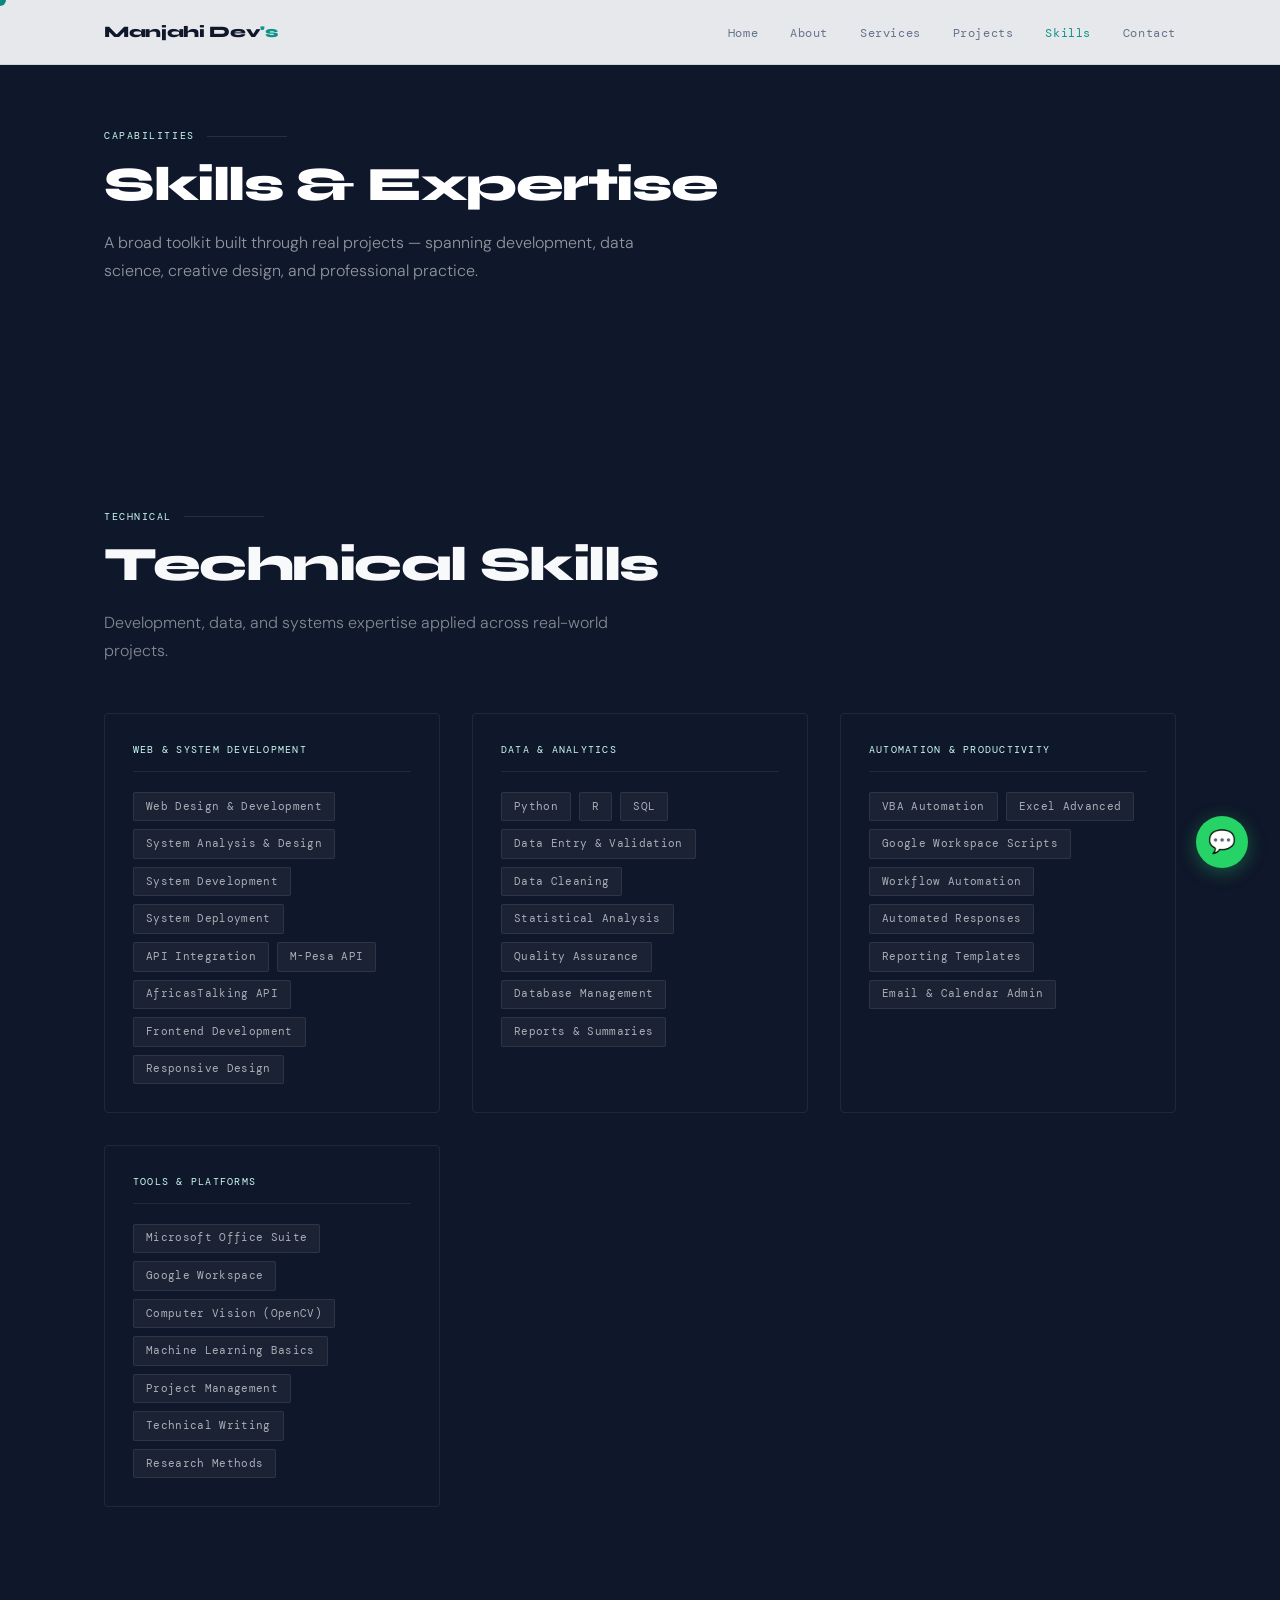
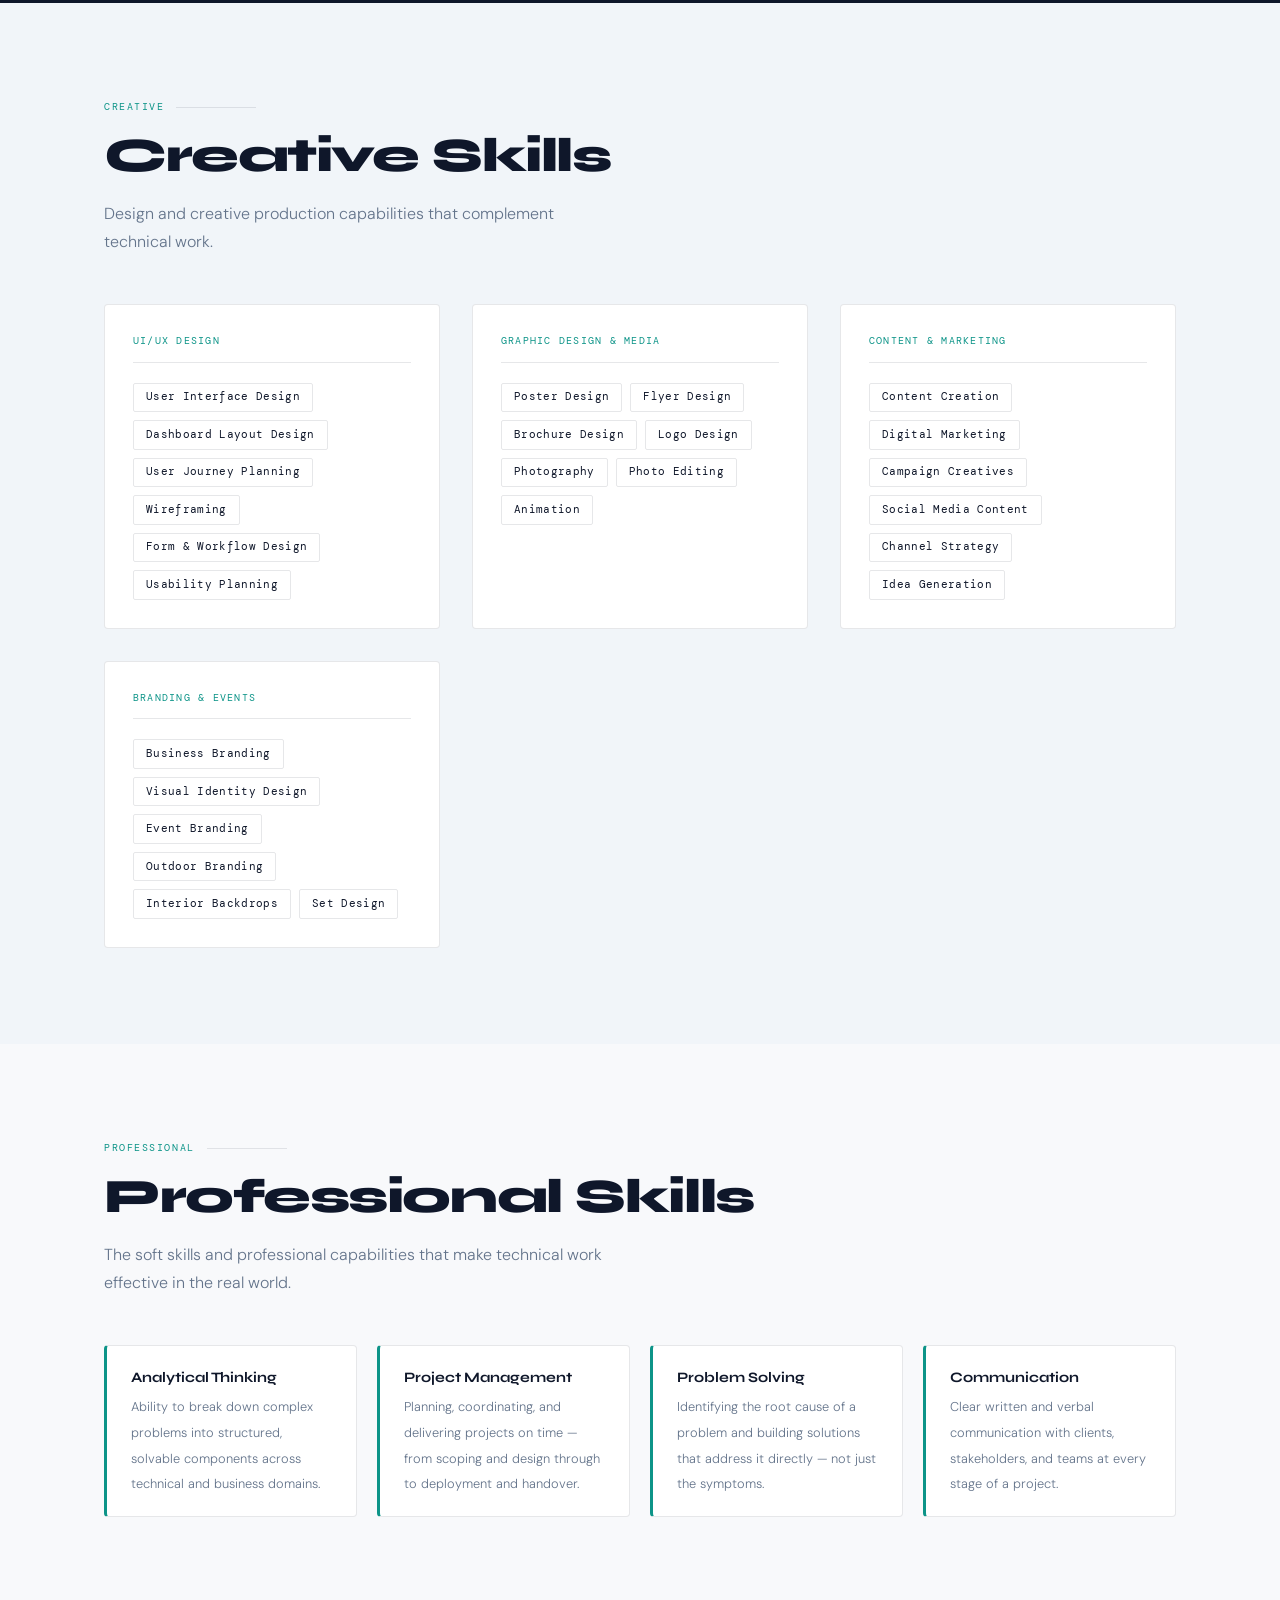
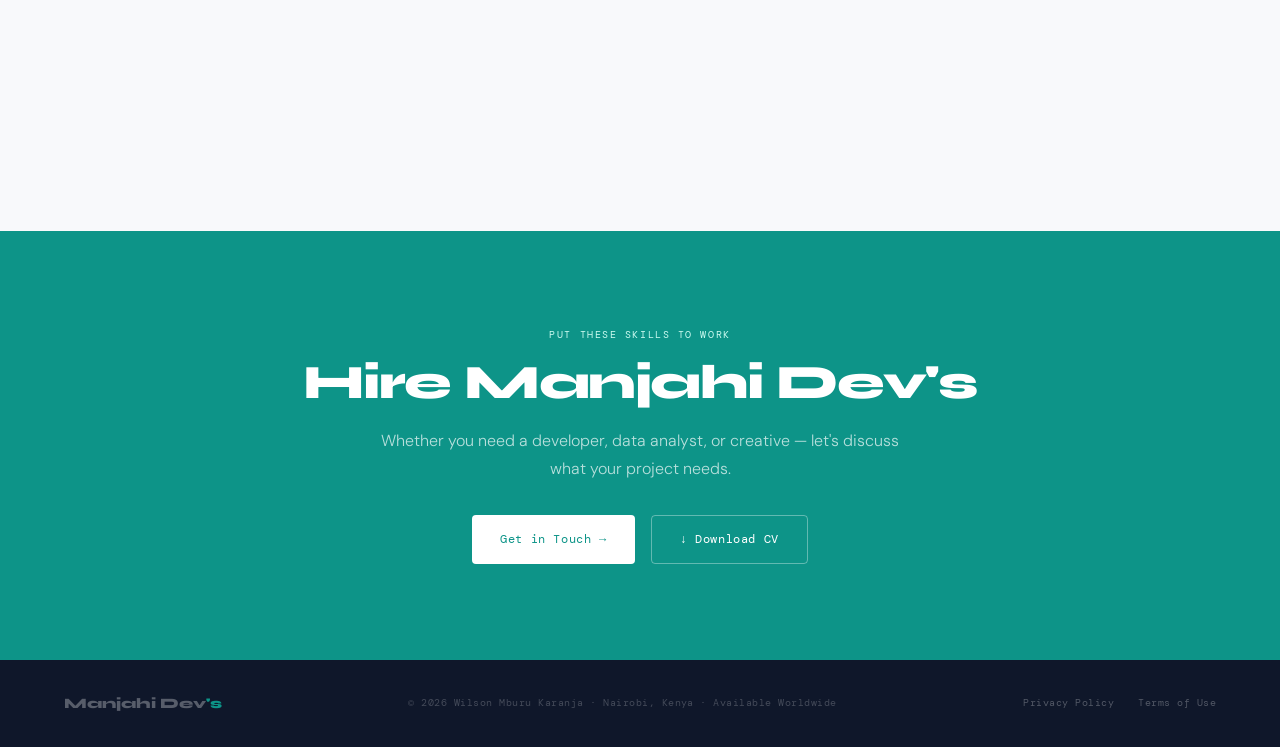
<file: skills.html>
<!DOCTYPE html>
<html lang="en">
<head>
  <meta charset="UTF-8" />
  <meta name="viewport" content="width=device-width, initial-scale=1.0" />
  <title>Skills — Manjahi Dev's</title>
  <meta name="description" content="Technical, creative, and professional skills of Wilson Mburu Karanja — spanning development, data analysis, automation, design, and digital marketing." />
  <meta property="og:title" content="Skills — Manjahi Dev's" />
  <meta property="og:description" content="A broad toolkit: web dev, data science, automation, UI/UX, branding, and professional skills." />
  <meta property="og:type" content="website" />
  <link rel="preconnect" href="https://fonts.googleapis.com" />
  <link rel="preconnect" href="https://fonts.gstatic.com" crossorigin />
  <link href="https://fonts.googleapis.com/css2?family=Syne:wght@400;500;600;700;800&family=DM+Mono:ital,wght@0,300;0,400;1,300&family=DM+Sans:wght@300;400;500&display=swap" rel="stylesheet" />
  <link rel="stylesheet" href="styles.css" />
</head>
<body>
<div class="cursor" id="cursor"></div>

<!-- ─── Nav ─── -->
<nav id="nav">
  <div class="nav-inner">
    <a href="index.html" class="nav-logo">Manjahi Dev<span>'s</span></a>
    <ul class="nav-links">
      <li><a href="index.html">Home</a></li>
      <li><a href="about.html">About</a></li>
      <li><a href="services.html">Services</a></li>
      <li><a href="projects.html">Projects</a></li>
      <li><a href="skills.html" class="active">Skills</a></li>
      <li><a href="contact.html">Contact</a></li>
    </ul>
    <button class="nav-hamburger" id="hamburger" aria-label="Toggle menu" aria-expanded="false">
      <span></span><span></span><span></span>
    </button>
  </div>
  <div class="nav-mobile" id="mobileNav">
    <a href="index.html">Home</a>
    <a href="about.html">About</a>
    <a href="services.html">Services</a>
    <a href="projects.html">Projects</a>
    <a href="skills.html">Skills</a>
    <a href="contact.html">Contact</a>
  </div>
</nav>

<!-- ─── Page Hero ─── -->
<section class="page-hero">
  <div class="section-inner">
    <p class="section-label">Capabilities</p>
    <h1 class="section-title">Skills &amp; Expertise</h1>
    <p class="section-sub">A broad toolkit built through real projects — spanning development, data science, creative design, and professional practice.</p>
  </div>
</section>

<!-- ─── Technical Skills ─── -->
<section class="skills-dark" style="padding:6rem 0;">
  <div class="section-inner">
    <p class="section-label">Technical</p>
    <h2 class="section-title">Technical Skills</h2>
    <p class="section-sub">Development, data, and systems expertise applied across real-world projects.</p>
    <div class="skills-layout">
      <div class="skill-group fade-up">
        <p class="skill-group-title">Web &amp; System Development</p>
        <div class="skill-tags">
          <span class="skill-tag">Web Design &amp; Development</span>
          <span class="skill-tag">System Analysis &amp; Design</span>
          <span class="skill-tag">System Development</span>
          <span class="skill-tag">System Deployment</span>
          <span class="skill-tag">API Integration</span>
          <span class="skill-tag">M-Pesa API</span>
          <span class="skill-tag">AfricasTalking API</span>
          <span class="skill-tag">Frontend Development</span>
          <span class="skill-tag">Responsive Design</span>
        </div>
      </div>
      <div class="skill-group fade-up">
        <p class="skill-group-title">Data &amp; Analytics</p>
        <div class="skill-tags">
          <span class="skill-tag">Python</span>
          <span class="skill-tag">R</span>
          <span class="skill-tag">SQL</span>
          <span class="skill-tag">Data Entry &amp; Validation</span>
          <span class="skill-tag">Data Cleaning</span>
          <span class="skill-tag">Statistical Analysis</span>
          <span class="skill-tag">Quality Assurance</span>
          <span class="skill-tag">Database Management</span>
          <span class="skill-tag">Reports &amp; Summaries</span>
        </div>
      </div>
      <div class="skill-group fade-up">
        <p class="skill-group-title">Automation &amp; Productivity</p>
        <div class="skill-tags">
          <span class="skill-tag">VBA Automation</span>
          <span class="skill-tag">Excel Advanced</span>
          <span class="skill-tag">Google Workspace Scripts</span>
          <span class="skill-tag">Workflow Automation</span>
          <span class="skill-tag">Automated Responses</span>
          <span class="skill-tag">Reporting Templates</span>
          <span class="skill-tag">Email &amp; Calendar Admin</span>
        </div>
      </div>
      <div class="skill-group fade-up">
        <p class="skill-group-title">Tools &amp; Platforms</p>
        <div class="skill-tags">
          <span class="skill-tag">Microsoft Office Suite</span>
          <span class="skill-tag">Google Workspace</span>
          <span class="skill-tag">Computer Vision (OpenCV)</span>
          <span class="skill-tag">Machine Learning Basics</span>
          <span class="skill-tag">Project Management</span>
          <span class="skill-tag">Technical Writing</span>
          <span class="skill-tag">Research Methods</span>
        </div>
      </div>
    </div>
  </div>
</section>

<!-- ─── Creative Skills ─── -->
<section style="background:var(--bg-alt);padding:6rem 0;">
  <div class="section-inner">
    <p class="section-label">Creative</p>
    <h2 class="section-title">Creative Skills</h2>
    <p class="section-sub">Design and creative production capabilities that complement technical work.</p>
    <div class="skills-layout">
      <div class="skill-group fade-up" style="background:var(--card);border:1px solid var(--border);border-radius:4px;padding:1.75rem;">
        <p class="skill-group-title" style="color:var(--teal);border-color:var(--border);">UI/UX Design</p>
        <div class="skill-tags">
          <span class="skill-tag" style="color:var(--ink);background:transparent;border-color:var(--border);">User Interface Design</span>
          <span class="skill-tag" style="color:var(--ink);background:transparent;border-color:var(--border);">Dashboard Layout Design</span>
          <span class="skill-tag" style="color:var(--ink);background:transparent;border-color:var(--border);">User Journey Planning</span>
          <span class="skill-tag" style="color:var(--ink);background:transparent;border-color:var(--border);">Wireframing</span>
          <span class="skill-tag" style="color:var(--ink);background:transparent;border-color:var(--border);">Form &amp; Workflow Design</span>
          <span class="skill-tag" style="color:var(--ink);background:transparent;border-color:var(--border);">Usability Planning</span>
        </div>
      </div>
      <div class="skill-group fade-up" style="background:var(--card);border:1px solid var(--border);border-radius:4px;padding:1.75rem;">
        <p class="skill-group-title" style="color:var(--teal);border-color:var(--border);">Graphic Design &amp; Media</p>
        <div class="skill-tags">
          <span class="skill-tag" style="color:var(--ink);background:transparent;border-color:var(--border);">Poster Design</span>
          <span class="skill-tag" style="color:var(--ink);background:transparent;border-color:var(--border);">Flyer Design</span>
          <span class="skill-tag" style="color:var(--ink);background:transparent;border-color:var(--border);">Brochure Design</span>
          <span class="skill-tag" style="color:var(--ink);background:transparent;border-color:var(--border);">Logo Design</span>
          <span class="skill-tag" style="color:var(--ink);background:transparent;border-color:var(--border);">Photography</span>
          <span class="skill-tag" style="color:var(--ink);background:transparent;border-color:var(--border);">Photo Editing</span>
          <span class="skill-tag" style="color:var(--ink);background:transparent;border-color:var(--border);">Animation</span>
        </div>
      </div>
      <div class="skill-group fade-up" style="background:var(--card);border:1px solid var(--border);border-radius:4px;padding:1.75rem;">
        <p class="skill-group-title" style="color:var(--teal);border-color:var(--border);">Content &amp; Marketing</p>
        <div class="skill-tags">
          <span class="skill-tag" style="color:var(--ink);background:transparent;border-color:var(--border);">Content Creation</span>
          <span class="skill-tag" style="color:var(--ink);background:transparent;border-color:var(--border);">Digital Marketing</span>
          <span class="skill-tag" style="color:var(--ink);background:transparent;border-color:var(--border);">Campaign Creatives</span>
          <span class="skill-tag" style="color:var(--ink);background:transparent;border-color:var(--border);">Social Media Content</span>
          <span class="skill-tag" style="color:var(--ink);background:transparent;border-color:var(--border);">Channel Strategy</span>
          <span class="skill-tag" style="color:var(--ink);background:transparent;border-color:var(--border);">Idea Generation</span>
        </div>
      </div>
      <div class="skill-group fade-up" style="background:var(--card);border:1px solid var(--border);border-radius:4px;padding:1.75rem;">
        <p class="skill-group-title" style="color:var(--teal);border-color:var(--border);">Branding &amp; Events</p>
        <div class="skill-tags">
          <span class="skill-tag" style="color:var(--ink);background:transparent;border-color:var(--border);">Business Branding</span>
          <span class="skill-tag" style="color:var(--ink);background:transparent;border-color:var(--border);">Visual Identity Design</span>
          <span class="skill-tag" style="color:var(--ink);background:transparent;border-color:var(--border);">Event Branding</span>
          <span class="skill-tag" style="color:var(--ink);background:transparent;border-color:var(--border);">Outdoor Branding</span>
          <span class="skill-tag" style="color:var(--ink);background:transparent;border-color:var(--border);">Interior Backdrops</span>
          <span class="skill-tag" style="color:var(--ink);background:transparent;border-color:var(--border);">Set Design</span>
        </div>
      </div>
    </div>
  </div>
</section>

<!-- ─── Professional Skills ─── -->
<section style="background:var(--bg);padding:6rem 0;">
  <div class="section-inner">
    <p class="section-label">Professional</p>
    <h2 class="section-title">Professional Skills</h2>
    <p class="section-sub">The soft skills and professional capabilities that make technical work effective in the real world.</p>
    <div style="display:grid;grid-template-columns:repeat(auto-fit,minmax(240px,1fr));gap:1.25rem;margin-top:1rem;">
      <div class="value-card fade-up">
        <strong>Analytical Thinking</strong>
        <span>Ability to break down complex problems into structured, solvable components across technical and business domains.</span>
      </div>
      <div class="value-card fade-up">
        <strong>Project Management</strong>
        <span>Planning, coordinating, and delivering projects on time — from scoping and design through to deployment and handover.</span>
      </div>
      <div class="value-card fade-up">
        <strong>Problem Solving</strong>
        <span>Identifying the root cause of a problem and building solutions that address it directly — not just the symptoms.</span>
      </div>
      <div class="value-card fade-up">
        <strong>Communication</strong>
        <span>Clear written and verbal communication with clients, stakeholders, and teams at every stage of a project.</span>
      </div>
      <div class="value-card fade-up">
        <strong>Research</strong>
        <span>Structured research methodology applied to both technical requirements gathering and data analysis contexts.</span>
      </div>
      <div class="value-card fade-up">
        <strong>Observation &amp; Attention to Detail</strong>
        <span>Careful review of data, code, and design to ensure accuracy, quality, and consistency throughout delivery.</span>
      </div>
      <div class="value-card fade-up">
        <strong>Networking</strong>
        <span>Building and maintaining productive professional relationships with clients, collaborators, and technical communities.</span>
      </div>
      <div class="value-card fade-up">
        <strong>Technical Writing</strong>
        <span>Clear documentation of systems, processes, and data findings for both technical and non-technical audiences.</span>
      </div>
    </div>
  </div>
</section>

<!-- ─── CTA ─── -->
<section class="contact-cta">
  <div class="section-inner">
    <p class="section-label">Put these skills to work</p>
    <h2 class="section-title">Hire Manjahi Dev's</h2>
    <p class="section-sub">Whether you need a developer, data analyst, or creative — let's discuss what your project needs.</p>
    <div style="display:flex;justify-content:center;gap:1rem;flex-wrap:wrap;">
      <a href="contact.html" class="btn btn-white">Get in Touch →</a>
      <a href="Wilson_Karanja_CV.pdf" class="btn" style="background:transparent;color:#fff;border:1px solid rgba(255,255,255,.35);" download>↓ Download CV</a>
    </div>
  </div>
</section>

<!-- ─── Footer ─── -->
<footer>
  <span class="footer-logo">Manjahi Dev<span>'s</span></span>
  <span class="footer-copy">© 2026 Wilson Mburu Karanja · Nairobi, Kenya · Available Worldwide</span>
  <div class="footer-links">
    <a href="privacy-policy.html">Privacy Policy</a>
    <a href="terms.html">Terms of Use</a>
  </div>
</footer>

<a href="https://wa.me/254711952022" class="whatsapp-float" target="_blank" rel="noopener" aria-label="Chat on WhatsApp" title="Chat on WhatsApp">💬</a>

<script src="script.js"></script>
</body>
</html>
</file>
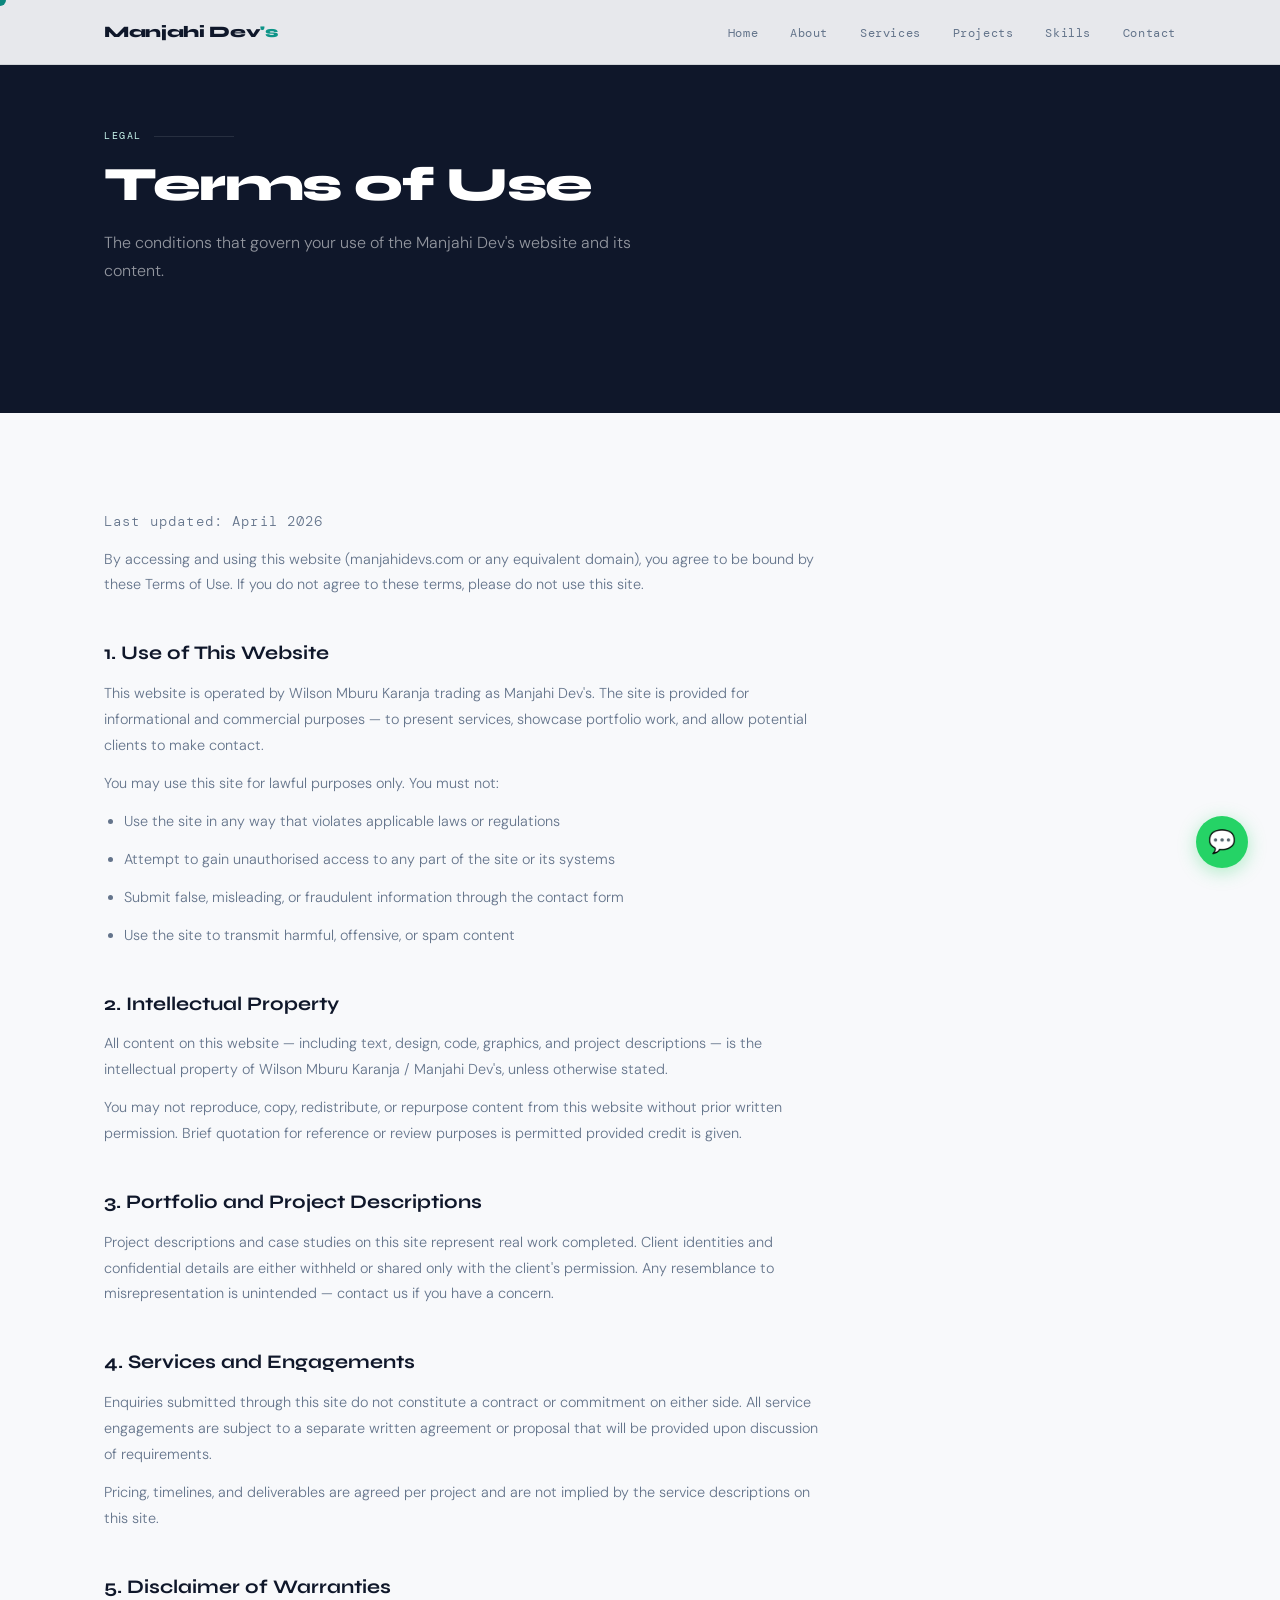
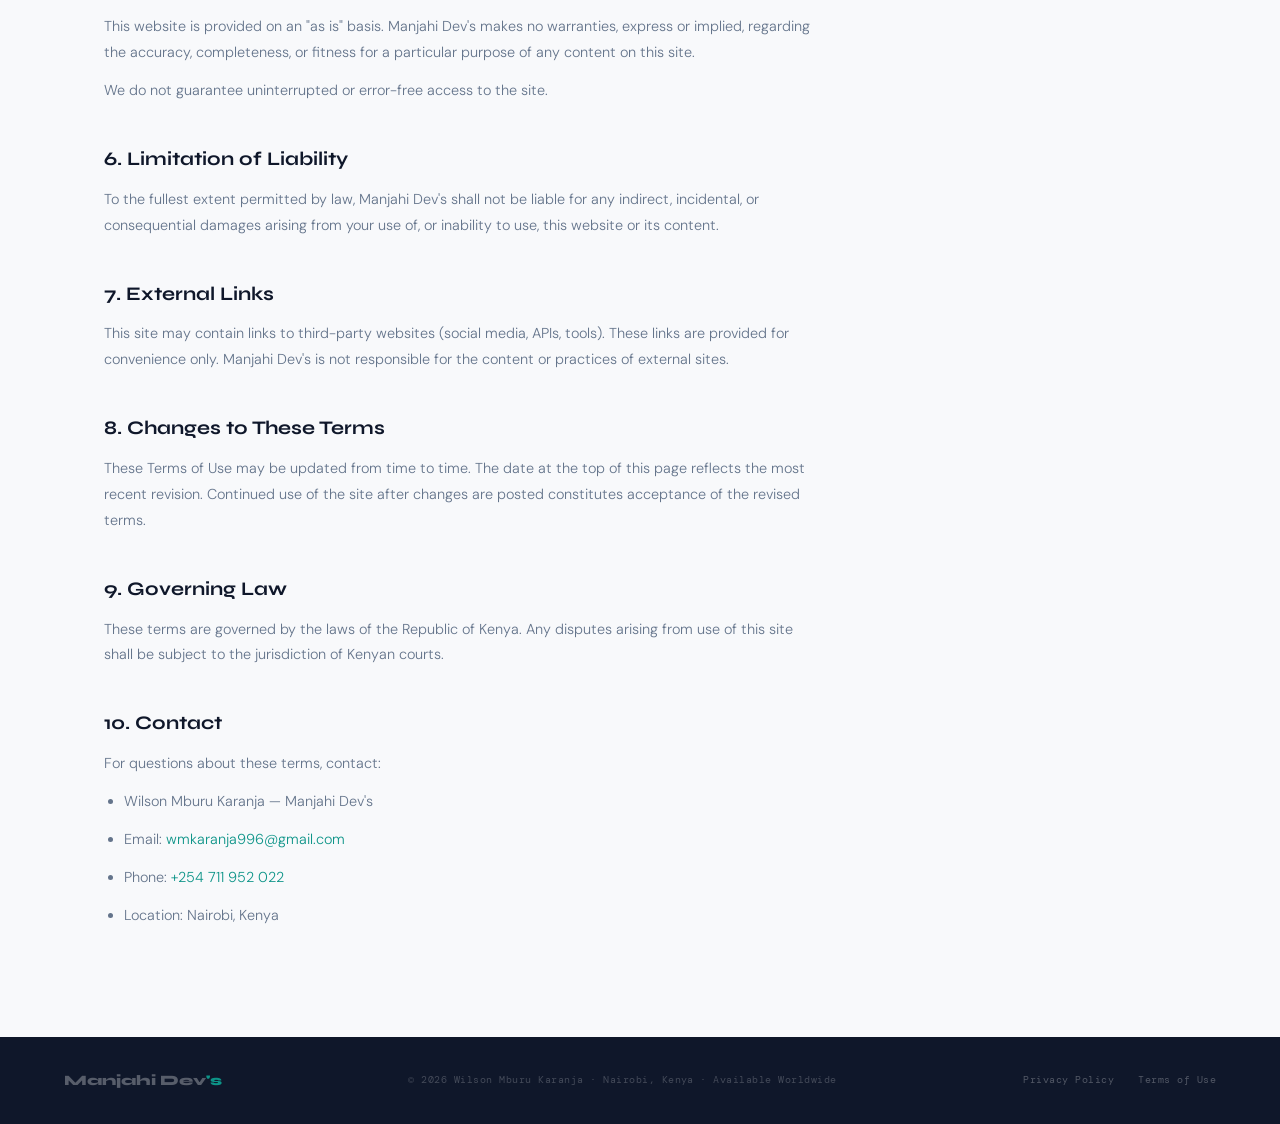
<file: terms.html>
<!DOCTYPE html>
<html lang="en">
<head>
  <meta charset="UTF-8" />
  <meta name="viewport" content="width=device-width, initial-scale=1.0" />
  <title>Terms of Use — Manjahi Dev's</title>
  <meta name="description" content="Terms of use for the Manjahi Dev's website — conditions governing your use of this site and its content." />
  <link rel="preconnect" href="https://fonts.googleapis.com" />
  <link rel="preconnect" href="https://fonts.gstatic.com" crossorigin />
  <link href="https://fonts.googleapis.com/css2?family=Syne:wght@400;500;600;700;800&family=DM+Mono:ital,wght@0,300;0,400;1,300&family=DM+Sans:wght@300;400;500&display=swap" rel="stylesheet" />
  <link rel="stylesheet" href="styles.css" />
</head>
<body>
<div class="cursor" id="cursor"></div>

<!-- ─── Nav ─── -->
<nav id="nav">
  <div class="nav-inner">
    <a href="index.html" class="nav-logo">Manjahi Dev<span>'s</span></a>
    <ul class="nav-links">
      <li><a href="index.html">Home</a></li>
      <li><a href="about.html">About</a></li>
      <li><a href="services.html">Services</a></li>
      <li><a href="projects.html">Projects</a></li>
      <li><a href="skills.html">Skills</a></li>
      <li><a href="contact.html">Contact</a></li>
    </ul>
    <button class="nav-hamburger" id="hamburger" aria-label="Toggle menu" aria-expanded="false">
      <span></span><span></span><span></span>
    </button>
  </div>
  <div class="nav-mobile" id="mobileNav">
    <a href="index.html">Home</a>
    <a href="about.html">About</a>
    <a href="services.html">Services</a>
    <a href="projects.html">Projects</a>
    <a href="skills.html">Skills</a>
    <a href="contact.html">Contact</a>
  </div>
</nav>

<!-- ─── Page Hero ─── -->
<section class="page-hero">
  <div class="section-inner">
    <p class="section-label">Legal</p>
    <h1 class="section-title">Terms of Use</h1>
    <p class="section-sub">The conditions that govern your use of the Manjahi Dev's website and its content.</p>
  </div>
</section>

<!-- ─── Content ─── -->
<section style="background:var(--bg);padding:6rem 0;">
  <div class="section-inner">
    <div class="legal-content">
      <p class="legal-updated">Last updated: April 2026</p>

      <p>By accessing and using this website (manjahidevs.com or any equivalent domain), you agree to be bound by these Terms of Use. If you do not agree to these terms, please do not use this site.</p>

      <h2>1. Use of This Website</h2>
      <p>This website is operated by Wilson Mburu Karanja trading as Manjahi Dev's. The site is provided for informational and commercial purposes — to present services, showcase portfolio work, and allow potential clients to make contact.</p>
      <p>You may use this site for lawful purposes only. You must not:</p>
      <ul>
        <li>Use the site in any way that violates applicable laws or regulations</li>
        <li>Attempt to gain unauthorised access to any part of the site or its systems</li>
        <li>Submit false, misleading, or fraudulent information through the contact form</li>
        <li>Use the site to transmit harmful, offensive, or spam content</li>
      </ul>

      <h2>2. Intellectual Property</h2>
      <p>All content on this website — including text, design, code, graphics, and project descriptions — is the intellectual property of Wilson Mburu Karanja / Manjahi Dev's, unless otherwise stated.</p>
      <p>You may not reproduce, copy, redistribute, or repurpose content from this website without prior written permission. Brief quotation for reference or review purposes is permitted provided credit is given.</p>

      <h2>3. Portfolio and Project Descriptions</h2>
      <p>Project descriptions and case studies on this site represent real work completed. Client identities and confidential details are either withheld or shared only with the client's permission. Any resemblance to misrepresentation is unintended — contact us if you have a concern.</p>

      <h2>4. Services and Engagements</h2>
      <p>Enquiries submitted through this site do not constitute a contract or commitment on either side. All service engagements are subject to a separate written agreement or proposal that will be provided upon discussion of requirements.</p>
      <p>Pricing, timelines, and deliverables are agreed per project and are not implied by the service descriptions on this site.</p>

      <h2>5. Disclaimer of Warranties</h2>
      <p>This website is provided on an "as is" basis. Manjahi Dev's makes no warranties, express or implied, regarding the accuracy, completeness, or fitness for a particular purpose of any content on this site.</p>
      <p>We do not guarantee uninterrupted or error-free access to the site.</p>

      <h2>6. Limitation of Liability</h2>
      <p>To the fullest extent permitted by law, Manjahi Dev's shall not be liable for any indirect, incidental, or consequential damages arising from your use of, or inability to use, this website or its content.</p>

      <h2>7. External Links</h2>
      <p>This site may contain links to third-party websites (social media, APIs, tools). These links are provided for convenience only. Manjahi Dev's is not responsible for the content or practices of external sites.</p>

      <h2>8. Changes to These Terms</h2>
      <p>These Terms of Use may be updated from time to time. The date at the top of this page reflects the most recent revision. Continued use of the site after changes are posted constitutes acceptance of the revised terms.</p>

      <h2>9. Governing Law</h2>
      <p>These terms are governed by the laws of the Republic of Kenya. Any disputes arising from use of this site shall be subject to the jurisdiction of Kenyan courts.</p>

      <h2>10. Contact</h2>
      <p>For questions about these terms, contact:</p>
      <ul>
        <li>Wilson Mburu Karanja — Manjahi Dev's</li>
        <li>Email: <a href="mailto:wmkaranja996@gmail.com" style="color:var(--teal);">wmkaranja996@gmail.com</a></li>
        <li>Phone: <a href="tel:+254711952022" style="color:var(--teal);">+254 711 952 022</a></li>
        <li>Location: Nairobi, Kenya</li>
      </ul>
    </div>
  </div>
</section>

<!-- ─── Footer ─── -->
<footer>
  <span class="footer-logo">Manjahi Dev<span>'s</span></span>
  <span class="footer-copy">© 2026 Wilson Mburu Karanja · Nairobi, Kenya · Available Worldwide</span>
  <div class="footer-links">
    <a href="privacy-policy.html">Privacy Policy</a>
    <a href="terms.html">Terms of Use</a>
  </div>
</footer>

<a href="https://wa.me/254711952022" class="whatsapp-float" target="_blank" rel="noopener" aria-label="Chat on WhatsApp" title="Chat on WhatsApp">💬</a>

<script src="script.js"></script>
</body>
</html>
</file>
<file: styles.css>
/* MANJAHI DEV'S — Global Stylesheet
   ───────────────────────────────────── */

*, *::before, *::after { box-sizing: border-box; margin: 0; padding: 0; }

:root {
  --bg:          #f8f9fb;
  --bg-alt:      #f1f5f9;
  --dark:        #0f172a;
  --navy:        #1e293b;
  --teal:        #0d9488;
  --teal-h:      #0f766e;
  --teal-2:      #0891b2;
  --teal-light:  #ccfbf1;
  --ink:         #0f172a;
  --muted:       #64748b;
  --border:      rgba(15,23,42,.1);
  --card:        #ffffff;
  --display:     'Syne', sans-serif;
  --body:        'DM Sans', sans-serif;
  --mono:        'DM Mono', monospace;
  --radius:      4px;
  --max-w:       1200px;
  --pad:         clamp(1.25rem, 5vw, 4rem);
}

html { scroll-behavior: smooth; }

body {
  font-family: var(--body);
  background: var(--bg);
  color: var(--ink);
  overflow-x: hidden;
  cursor: none;
  font-size: 16px;
  line-height: 1.6;
}

img { max-width: 100%; display: block; }
a { text-decoration: none; color: inherit; }
ul { list-style: none; }

.container {
  max-width: var(--max-w);
  margin: 0 auto;
  padding: 0 var(--pad);
}

/* ─── Custom cursor ─── */
.cursor {
  position: fixed;
  width: 12px; height: 12px;
  background: var(--teal);
  border-radius: 50%;
  pointer-events: none;
  z-index: 9999;
  transform: translate(-50%,-50%);
  transition: transform .1s, width .2s, height .2s, background .2s;
  mix-blend-mode: multiply;
}
.cursor.big { width: 48px; height: 48px; background: var(--teal-light); }

/* ─── Navigation ─── */
nav {
  position: fixed; top: 0; left: 0; right: 0;
  z-index: 100;
  background: rgba(248,249,251,.93);
  backdrop-filter: blur(12px);
  border-bottom: 1px solid var(--border);
}
.nav-inner {
  max-width: var(--max-w);
  margin: 0 auto;
  padding: 0 var(--pad);
  height: 64px;
  display: flex;
  align-items: center;
  justify-content: space-between;
}
.nav-logo {
  font-family: var(--display);
  font-weight: 800;
  font-size: 1rem;
  color: var(--dark);
  letter-spacing: -.02em;
  cursor: none;
}
.nav-logo span { color: var(--teal); }
.nav-links { display: flex; gap: 2rem; }
.nav-links a {
  font-family: var(--mono);
  font-size: .73rem;
  color: var(--muted);
  letter-spacing: .05em;
  transition: color .2s;
  cursor: none;
}
.nav-links a:hover,
.nav-links a.active { color: var(--teal); }

.nav-hamburger {
  display: none;
  flex-direction: column;
  gap: 5px;
  cursor: none;
  background: none;
  border: none;
  padding: 4px;
}
.nav-hamburger span {
  display: block;
  width: 22px; height: 2px;
  background: var(--ink);
  border-radius: 2px;
  transition: all .25s;
}
.nav-mobile {
  display: none;
  flex-direction: column;
  background: var(--bg);
  border-bottom: 1px solid var(--border);
  padding: 1rem var(--pad) 1.5rem;
}
.nav-mobile.open { display: flex; }
.nav-mobile a {
  font-family: var(--mono);
  font-size: .8rem;
  color: var(--muted);
  padding: .6rem 0;
  border-bottom: 1px solid var(--border);
  letter-spacing: .05em;
  transition: color .2s;
}
.nav-mobile a:last-child { border-bottom: none; }
.nav-mobile a:hover,
.nav-mobile a.active { color: var(--teal); }

/* ─── Buttons ─── */
.btn {
  display: inline-flex;
  align-items: center;
  gap: .5rem;
  padding: .85rem 1.75rem;
  font-family: var(--mono);
  font-size: .75rem;
  letter-spacing: .05em;
  border-radius: var(--radius);
  transition: all .2s;
  cursor: none;
  border: none;
  font-weight: 400;
}
.btn-primary { background: var(--teal); color: #fff; }
.btn-primary:hover { background: var(--teal-h); transform: translateY(-2px); }
.btn-outline { background: transparent; color: var(--ink); border: 1px solid var(--border); }
.btn-outline:hover { border-color: var(--teal); color: var(--teal); transform: translateY(-2px); }
.btn-dark { background: var(--dark); color: #fff; }
.btn-dark:hover { background: var(--navy); transform: translateY(-2px); }
.btn-white { background: #fff; color: var(--teal); }
.btn-white:hover { background: var(--teal-light); transform: translateY(-2px); }
.btn-whatsapp { background: #25d366; color: #fff; }
.btn-whatsapp:hover { background: #1fba59; transform: translateY(-2px); }
.btn-full { width: 100%; justify-content: center; }

/* ─── Section commons ─── */
section { padding: 6rem 0; }
.section-inner {
  max-width: var(--max-w);
  margin: 0 auto;
  padding: 0 var(--pad);
}
.section-label {
  font-family: var(--mono);
  font-size: .65rem;
  color: var(--teal);
  letter-spacing: .15em;
  text-transform: uppercase;
  margin-bottom: 1rem;
  display: flex;
  align-items: center;
  gap: .75rem;
}
.section-label::after {
  content: '';
  flex: 1;
  height: 1px;
  background: var(--border);
  max-width: 80px;
}
.section-title {
  font-family: var(--display);
  font-size: clamp(2rem, 4vw, 3rem);
  font-weight: 800;
  letter-spacing: -.03em;
  line-height: 1;
  margin-bottom: 1.25rem;
  color: var(--ink);
}
.section-sub {
  font-size: 1rem;
  color: var(--muted);
  line-height: 1.75;
  font-weight: 300;
  max-width: 520px;
  margin-bottom: 3rem;
}

/* ─── Page hero (inner pages) ─── */
.page-hero {
  background: var(--dark);
  padding: 8rem 0 5rem;
  color: #fff;
}
.page-hero .section-label { color: var(--teal-light); }
.page-hero .section-label::after { background: rgba(255,255,255,.1); }
.page-hero .section-title { color: #fff; }
.page-hero .section-sub { color: rgba(255,255,255,.55); max-width: 560px; }

/* ─── Homepage Hero ─── */
.hero {
  min-height: 100vh;
  display: flex;
  align-items: center;
  padding: 7rem 0 4rem;
  position: relative;
  overflow: hidden;
}
.hero::before {
  content: '';
  position: absolute;
  top: -10%; right: -5%;
  width: 520px; height: 520px;
  border-radius: 50%;
  background: var(--teal-light);
  opacity: .3;
  z-index: 0;
}
.hero::after {
  content: '';
  position: absolute;
  bottom: -15%; left: -5%;
  width: 320px; height: 320px;
  border-radius: 50%;
  background: rgba(8,145,178,.08);
  z-index: 0;
}
.hero-grid {
  max-width: var(--max-w);
  margin: 0 auto;
  padding: 0 var(--pad);
  display: grid;
  grid-template-columns: 1.1fr 0.9fr;
  gap: 4rem;
  align-items: center;
  position: relative;
  z-index: 1;
}
.hero-tag {
  font-family: var(--mono);
  font-size: .7rem;
  letter-spacing: .15em;
  color: var(--teal);
  text-transform: uppercase;
  margin-bottom: 1.5rem;
  display: flex;
  align-items: center;
  gap: .5rem;
}
.hero-tag::before {
  content: '';
  display: inline-block;
  width: 24px; height: 1px;
  background: var(--teal);
}
.hero h1 {
  font-family: var(--display);
  font-size: clamp(3.5rem, 6vw, 5.5rem);
  font-weight: 800;
  line-height: .95;
  letter-spacing: -.04em;
  color: var(--ink);
  margin-bottom: .5rem;
}
.hero h1 .brand-apos { color: var(--teal); }
.hero-tagline {
  font-family: var(--mono);
  font-size: clamp(.72rem, 1.1vw, .85rem);
  color: var(--teal-2);
  letter-spacing: .1em;
  margin-bottom: 1.75rem;
}
.hero-desc {
  font-size: 1rem;
  color: var(--muted);
  line-height: 1.75;
  max-width: 460px;
  margin-bottom: 2.5rem;
  font-weight: 300;
}
.hero-btns { display: flex; gap: 1rem; flex-wrap: wrap; }

/* Hero visual */
.hero-visual { display: flex; flex-direction: column; gap: 1rem; }
.stat-cards { display: grid; grid-template-columns: 1fr 1fr; gap: 1rem; }
.stat-card {
  background: var(--card);
  border: 1px solid var(--border);
  border-radius: var(--radius);
  padding: 1.25rem;
}
.stat-card .num {
  font-family: var(--display);
  font-size: 2.5rem;
  font-weight: 800;
  color: var(--teal);
  line-height: 1;
}
.stat-card .lbl {
  font-family: var(--mono);
  font-size: .63rem;
  color: var(--muted);
  letter-spacing: .08em;
  text-transform: uppercase;
  margin-top: .25rem;
}
.tech-scroll {
  background: var(--dark);
  padding: .75rem 0;
  overflow: hidden;
  border-radius: var(--radius);
}
.tech-track {
  display: flex;
  gap: 2rem;
  animation: scrollTicker 22s linear infinite;
  white-space: nowrap;
}
.tech-item {
  font-family: var(--mono);
  font-size: .63rem;
  color: var(--teal-light);
  letter-spacing: .1em;
  flex-shrink: 0;
}
@keyframes scrollTicker {
  from { transform: translateX(0); }
  to   { transform: translateX(-50%); }
}

/* ─── Services Preview (homepage) ─── */
.services-preview { background: var(--bg-alt); }
.services-grid {
  display: grid;
  grid-template-columns: repeat(auto-fit, minmax(280px, 1fr));
  gap: 1.5rem;
}
.service-card {
  background: var(--card);
  border: 1px solid var(--border);
  border-radius: var(--radius);
  padding: 2rem;
  transition: transform .25s, box-shadow .25s;
  position: relative;
  overflow: hidden;
}
.service-card::after {
  content: '';
  position: absolute;
  bottom: 0; left: 0; right: 0;
  height: 3px;
  background: var(--teal);
  transform: scaleX(0);
  transform-origin: left;
  transition: transform .3s;
}
.service-card:hover { transform: translateY(-4px); box-shadow: 0 16px 40px rgba(0,0,0,.07); }
.service-card:hover::after { transform: scaleX(1); }
.service-icon { font-size: 1.6rem; margin-bottom: 1rem; display: block; }
.service-card h3 {
  font-family: var(--display);
  font-size: 1rem;
  font-weight: 700;
  color: var(--ink);
  margin-bottom: .5rem;
}
.service-card p {
  font-size: .875rem;
  color: var(--muted);
  line-height: 1.65;
  font-weight: 300;
}
.card-link {
  display: inline-flex;
  align-items: center;
  gap: .35rem;
  font-family: var(--mono);
  font-size: .68rem;
  color: var(--teal);
  letter-spacing: .05em;
  margin-top: 1rem;
  transition: gap .2s;
}
.service-card:hover .card-link { gap: .6rem; }

/* ─── Services full page ─── */
.service-block {
  padding: 3.5rem 0;
  border-bottom: 1px solid var(--border);
}
.service-block:last-child { border-bottom: none; }
.service-block-grid {
  display: grid;
  grid-template-columns: 260px 1fr;
  gap: 4rem;
  align-items: start;
}
.service-block-meta { position: sticky; top: 80px; }
.service-block-num {
  font-family: var(--display);
  font-size: 4rem;
  font-weight: 800;
  color: rgba(15,23,42,.05);
  line-height: 1;
  margin-bottom: .5rem;
}
.service-block-tag {
  font-family: var(--mono);
  font-size: .62rem;
  color: var(--teal);
  letter-spacing: .12em;
  text-transform: uppercase;
  margin-bottom: .5rem;
}
.service-block-title {
  font-family: var(--display);
  font-size: 1.4rem;
  font-weight: 800;
  letter-spacing: -.02em;
  color: var(--ink);
}
.service-block-desc {
  font-size: .9rem;
  color: var(--muted);
  line-height: 1.75;
  font-weight: 300;
  margin-bottom: 1.5rem;
}
.features-grid {
  display: grid;
  grid-template-columns: 1fr 1fr;
  gap: .5rem;
}
.feature-pill {
  font-family: var(--mono);
  font-size: .68rem;
  color: var(--teal-2);
  background: rgba(8,145,178,.07);
  border: 1px solid rgba(8,145,178,.15);
  padding: .45rem .85rem;
  border-radius: 2px;
  letter-spacing: .03em;
}

/* ─── About preview (homepage) ─── */
.about-preview { background: var(--card); }
.about-preview-grid {
  display: grid;
  grid-template-columns: 1fr 1fr;
  gap: 4rem;
  align-items: center;
}
.about-preview-text p {
  font-size: .95rem;
  color: var(--muted);
  line-height: 1.8;
  font-weight: 300;
  margin-bottom: 1.5rem;
}
.about-stats {
  display: grid;
  grid-template-columns: 1fr 1fr;
  gap: 1rem;
}
.about-stat {
  background: var(--bg-alt);
  border: 1px solid var(--border);
  border-radius: var(--radius);
  padding: 1.25rem;
  text-align: center;
}
.about-stat .num {
  font-family: var(--display);
  font-size: 2rem;
  font-weight: 800;
  color: var(--teal);
  line-height: 1;
}
.about-stat .lbl {
  font-family: var(--mono);
  font-size: .6rem;
  color: var(--muted);
  letter-spacing: .08em;
  text-transform: uppercase;
  margin-top: .3rem;
}

/* ─── About full page ─── */
.about-section { padding: 6rem 0; }
.about-section:nth-child(even) { background: var(--bg-alt); }
.about-block-title {
  font-family: var(--display);
  font-size: 1.5rem;
  font-weight: 800;
  letter-spacing: -.02em;
  color: var(--ink);
  margin-bottom: 1rem;
}
.about-body {
  font-size: .95rem;
  color: var(--muted);
  line-height: 1.85;
  font-weight: 300;
  max-width: 680px;
}
.values-grid {
  display: grid;
  grid-template-columns: repeat(auto-fit, minmax(220px, 1fr));
  gap: 1rem;
  margin-top: 2rem;
}
.value-card {
  background: var(--card);
  border: 1px solid var(--border);
  border-left: 3px solid var(--teal);
  border-radius: var(--radius);
  padding: 1.25rem 1.5rem;
}
.value-card strong {
  display: block;
  font-family: var(--display);
  font-size: .9rem;
  font-weight: 700;
  color: var(--ink);
  margin-bottom: .3rem;
}
.value-card span {
  font-size: .8rem;
  color: var(--muted);
  font-weight: 300;
  line-height: 1.6;
}

/* ─── Projects ─── */
.projects-grid {
  display: grid;
  grid-template-columns: repeat(auto-fit, minmax(340px, 1fr));
  gap: 1.75rem;
}
.project-card {
  background: var(--card);
  border: 1px solid var(--border);
  border-radius: var(--radius);
  padding: 2rem;
  position: relative;
  overflow: hidden;
  transition: transform .25s, box-shadow .25s;
}
.project-card:hover { transform: translateY(-4px); box-shadow: 0 20px 50px rgba(0,0,0,.08); }
.project-card::after {
  content: '';
  position: absolute;
  bottom: 0; left: 0; right: 0;
  height: 3px;
  background: var(--teal);
  transform: scaleX(0);
  transform-origin: left;
  transition: transform .3s;
}
.project-card:hover::after { transform: scaleX(1); }
.project-num {
  font-family: var(--display);
  font-size: 3rem;
  font-weight: 800;
  color: rgba(0,0,0,.04);
  line-height: 1;
  margin-bottom: .75rem;
}
.project-meta {
  display: flex;
  gap: 1rem;
  margin-bottom: .75rem;
}
.project-category {
  font-family: var(--mono);
  font-size: .6rem;
  color: var(--teal);
  letter-spacing: .1em;
  text-transform: uppercase;
}
.project-role {
  font-family: var(--mono);
  font-size: .6rem;
  color: var(--muted);
  letter-spacing: .05em;
}
.project-title {
  font-family: var(--display);
  font-size: 1.1rem;
  font-weight: 700;
  color: var(--ink);
  margin-bottom: 1rem;
}
.project-detail { margin-bottom: .85rem; }
.project-detail-label {
  font-family: var(--mono);
  font-size: .58rem;
  color: var(--muted);
  letter-spacing: .1em;
  text-transform: uppercase;
  margin-bottom: .2rem;
}
.project-detail-text {
  font-size: .83rem;
  color: var(--ink);
  line-height: 1.65;
  font-weight: 300;
}
.project-tags { display: flex; flex-wrap: wrap; gap: .4rem; margin-top: 1.25rem; }
.project-tag {
  font-family: var(--mono);
  font-size: .6rem;
  color: var(--teal-2);
  background: rgba(8,145,178,.07);
  border: 1px solid rgba(8,145,178,.15);
  padding: .2rem .6rem;
  border-radius: 2px;
  letter-spacing: .04em;
}

/* ─── Skills ─── */
.skills-dark { background: var(--dark); color: #f8f9fb; }
.skills-dark .section-label { color: var(--teal-light); }
.skills-dark .section-label::after { background: rgba(255,255,255,.1); }
.skills-dark .section-title { color: #f8f9fb; }
.skills-dark .section-sub { color: rgba(248,249,251,.5); }

.skills-layout {
  display: grid;
  grid-template-columns: repeat(auto-fit, minmax(280px, 1fr));
  gap: 2rem;
}
.skill-group {
  border: 1px solid rgba(255,255,255,.07);
  border-radius: var(--radius);
  padding: 1.75rem;
}
.skill-group-title {
  font-family: var(--mono);
  font-size: .65rem;
  color: var(--teal-light);
  letter-spacing: .12em;
  text-transform: uppercase;
  margin-bottom: 1.25rem;
  padding-bottom: .75rem;
  border-bottom: 1px solid rgba(255,255,255,.08);
}
.skill-tags { display: flex; flex-wrap: wrap; gap: .5rem; }
.skill-tag {
  font-family: var(--mono);
  font-size: .7rem;
  color: rgba(248,249,251,.65);
  background: rgba(255,255,255,.05);
  border: 1px solid rgba(255,255,255,.08);
  padding: .3rem .75rem;
  border-radius: 2px;
  letter-spacing: .03em;
}

/* Skills page light sections */
.skills-light { background: var(--bg-alt); }
.skills-light .skill-group {
  background: var(--card);
  border-color: var(--border);
}
.skills-light .skill-group-title { color: var(--teal); border-color: var(--border); }
.skills-light .skill-tag {
  color: var(--ink);
  background: transparent;
  border-color: var(--border);
}

/* ─── Contact CTA section ─── */
.contact-cta { background: var(--teal); text-align: center; }
.contact-cta .section-label { color: var(--teal-light); justify-content: center; }
.contact-cta .section-label::after { display: none; }
.contact-cta .section-title { color: #fff; }
.contact-cta .section-sub { color: rgba(255,255,255,.7); margin: 0 auto 2rem; }
.contact-email-link {
  font-family: var(--display);
  font-size: clamp(1.5rem, 3vw, 2.5rem);
  font-weight: 800;
  color: #fff;
  letter-spacing: -.02em;
  border-bottom: 2px solid rgba(255,255,255,.25);
  padding-bottom: 4px;
  transition: border-color .2s;
  cursor: none;
  display: inline-block;
  margin-bottom: 2.5rem;
}
.contact-email-link:hover { border-color: #fff; }
.contact-quick-links { display: flex; justify-content: center; gap: 1.5rem; flex-wrap: wrap; }
.contact-quick-link {
  font-family: var(--mono);
  font-size: .73rem;
  color: var(--teal-light);
  letter-spacing: .05em;
  border-bottom: 1px solid rgba(204,251,241,.35);
  padding-bottom: 2px;
  transition: border-color .2s;
  cursor: none;
}
.contact-quick-link:hover { border-color: var(--teal-light); }

/* ─── Contact full page ─── */
.contact-layout {
  display: grid;
  grid-template-columns: 1fr 1.4fr;
  gap: 5rem;
  align-items: start;
}
.contact-info-title {
  font-family: var(--display);
  font-size: 1.2rem;
  font-weight: 700;
  color: var(--ink);
  margin-bottom: 1.75rem;
}
.contact-info-item {
  display: flex;
  gap: 1rem;
  margin-bottom: 1.5rem;
  align-items: flex-start;
}
.cii-icon { font-size: 1.1rem; margin-top: .1rem; flex-shrink: 0; }
.cii-label {
  font-family: var(--mono);
  font-size: .6rem;
  color: var(--muted);
  letter-spacing: .08em;
  text-transform: uppercase;
  margin-bottom: .15rem;
}
.cii-value { font-size: .9rem; color: var(--ink); }
.cii-value a { color: var(--teal); }
.contact-action-btns { display: flex; flex-direction: column; gap: .75rem; margin-top: 2.5rem; }

/* Contact form */
.form-group { margin-bottom: 1.25rem; }
.form-group label {
  display: block;
  font-family: var(--mono);
  font-size: .62rem;
  color: var(--muted);
  letter-spacing: .08em;
  text-transform: uppercase;
  margin-bottom: .4rem;
}
.form-group input,
.form-group select,
.form-group textarea {
  width: 100%;
  background: var(--card);
  border: 1px solid var(--border);
  border-radius: var(--radius);
  padding: .8rem 1rem;
  font-family: var(--body);
  font-size: .875rem;
  color: var(--ink);
  transition: border-color .2s, box-shadow .2s;
  outline: none;
  appearance: none;
}
.form-group input:focus,
.form-group select:focus,
.form-group textarea:focus {
  border-color: var(--teal);
  box-shadow: 0 0 0 3px rgba(13,148,136,.1);
}
.form-group textarea { resize: vertical; min-height: 120px; }
.form-row { display: grid; grid-template-columns: 1fr 1fr; gap: 1rem; }
.form-note {
  font-family: var(--mono);
  font-size: .62rem;
  color: var(--muted);
  letter-spacing: .04em;
  margin-top: 1rem;
}

/* ─── Footer ─── */
footer {
  background: var(--dark);
  padding: 2rem var(--pad);
  display: flex;
  justify-content: space-between;
  align-items: center;
  flex-wrap: wrap;
  gap: 1rem;
}
.footer-logo {
  font-family: var(--display);
  font-weight: 800;
  font-size: .9rem;
  color: rgba(255,255,255,.3);
}
.footer-logo span { color: var(--teal); }
.footer-copy {
  font-family: var(--mono);
  font-size: .62rem;
  color: rgba(255,255,255,.22);
  letter-spacing: .05em;
}
.footer-links { display: flex; gap: 1.5rem; }
.footer-links a {
  font-family: var(--mono);
  font-size: .62rem;
  color: rgba(255,255,255,.28);
  letter-spacing: .05em;
  transition: color .2s;
}
.footer-links a:hover { color: var(--teal); }

/* ─── Legal pages ─── */
.legal-content { max-width: 720px; }
.legal-content h2 {
  font-family: var(--display);
  font-size: 1.2rem;
  font-weight: 700;
  color: var(--ink);
  margin: 2.5rem 0 .75rem;
}
.legal-content p,
.legal-content li {
  font-size: .9rem;
  color: var(--muted);
  line-height: 1.8;
  font-weight: 300;
  margin-bottom: .75rem;
}
.legal-content ul { padding-left: 1.25rem; }
.legal-content ul li { list-style: disc; }
.legal-updated {
  font-family: var(--mono);
  font-size: .65rem;
  color: var(--teal);
  letter-spacing: .08em;
  margin-bottom: 2rem;
}

/* ─── WhatsApp float ─── */
.whatsapp-float {
  position: fixed;
  bottom: 2rem; right: 2rem;
  width: 52px; height: 52px;
  background: #25d366;
  border-radius: 50%;
  display: flex;
  align-items: center;
  justify-content: center;
  font-size: 1.4rem;
  z-index: 200;
  box-shadow: 0 4px 18px rgba(37,211,102,.35);
  transition: transform .2s, box-shadow .2s;
  cursor: none;
}
.whatsapp-float:hover {
  transform: scale(1.1);
  box-shadow: 0 8px 26px rgba(37,211,102,.5);
}

/* ─── Animations ─── */
.fade-up {
  opacity: 0;
  transform: translateY(24px);
  transition: opacity .6s, transform .6s;
}
.fade-up.visible { opacity: 1; transform: translateY(0); }

/* ─── Responsive ─── */
@media (max-width: 960px) {
  .hero-grid { grid-template-columns: 1fr; }
  .hero-visual { display: none; }
  .about-preview-grid { grid-template-columns: 1fr; }
  .contact-layout { grid-template-columns: 1fr; }
  .service-block-grid { grid-template-columns: 1fr; }
  .service-block-meta { position: static; }
}

@media (max-width: 768px) {
  .nav-links { display: none; }
  .nav-hamburger { display: flex; }
  section { padding: 4rem 0; }
  .hero { padding: 6rem 0 3rem; }
  .page-hero { padding: 6rem 0 4rem; }
  .form-row { grid-template-columns: 1fr; }
  .projects-grid { grid-template-columns: 1fr; }
  .features-grid { grid-template-columns: 1fr; }
  footer { flex-direction: column; text-align: center; }
  body { cursor: auto; }
  .cursor { display: none; }
  .btn { cursor: pointer; }
  .whatsapp-float { cursor: pointer; }
}
</file>
